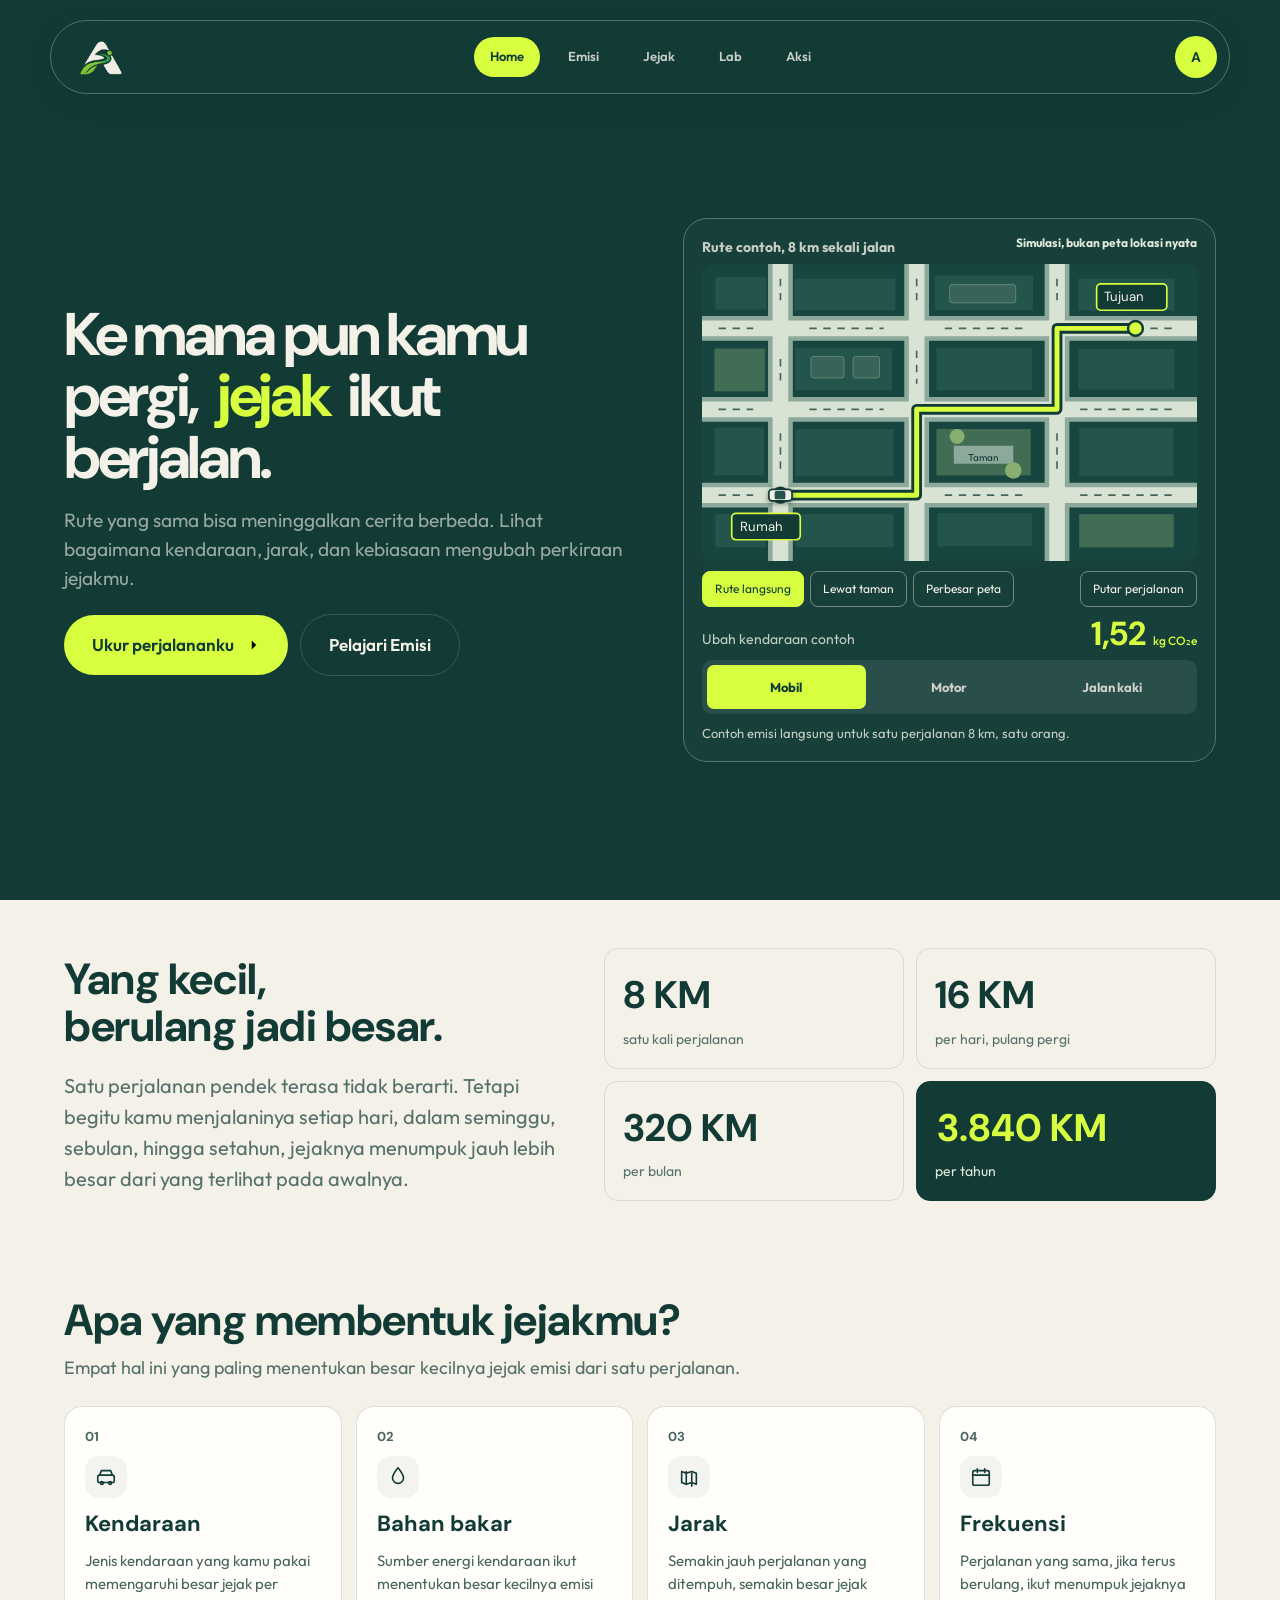
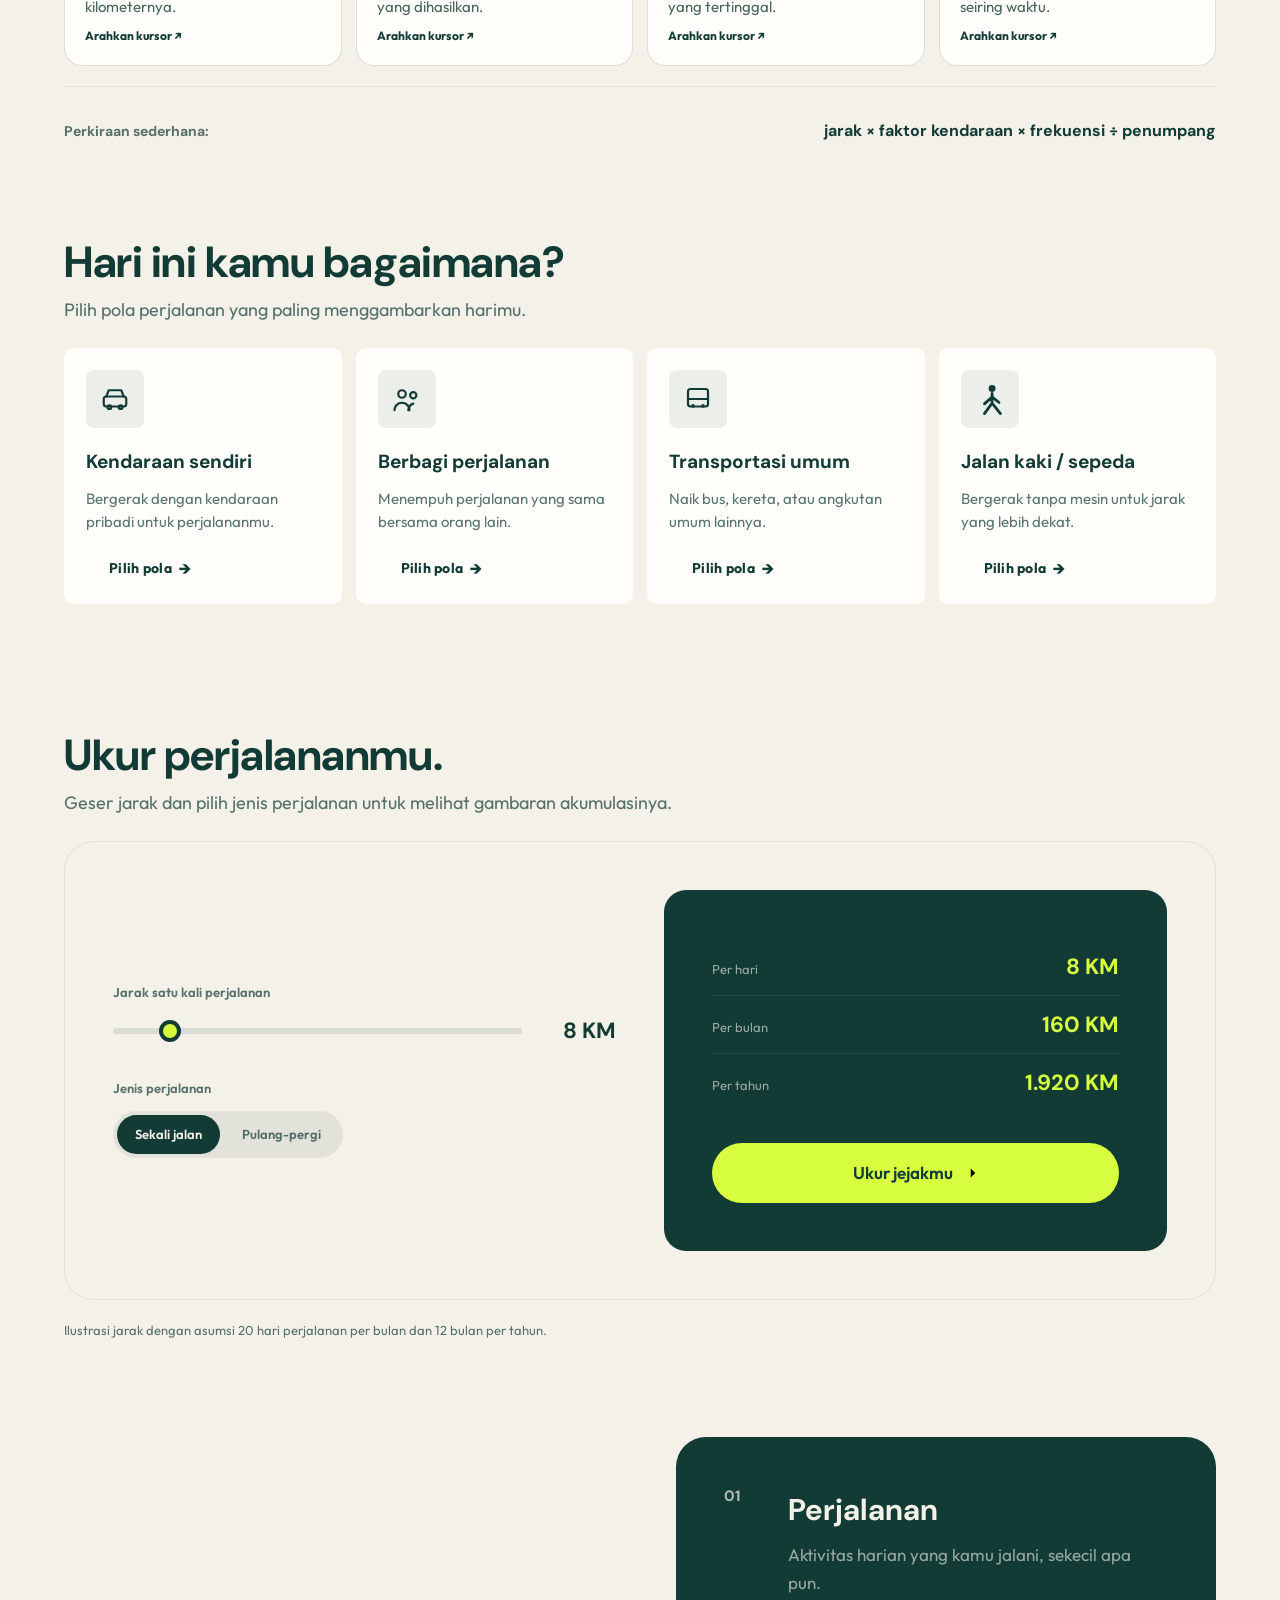
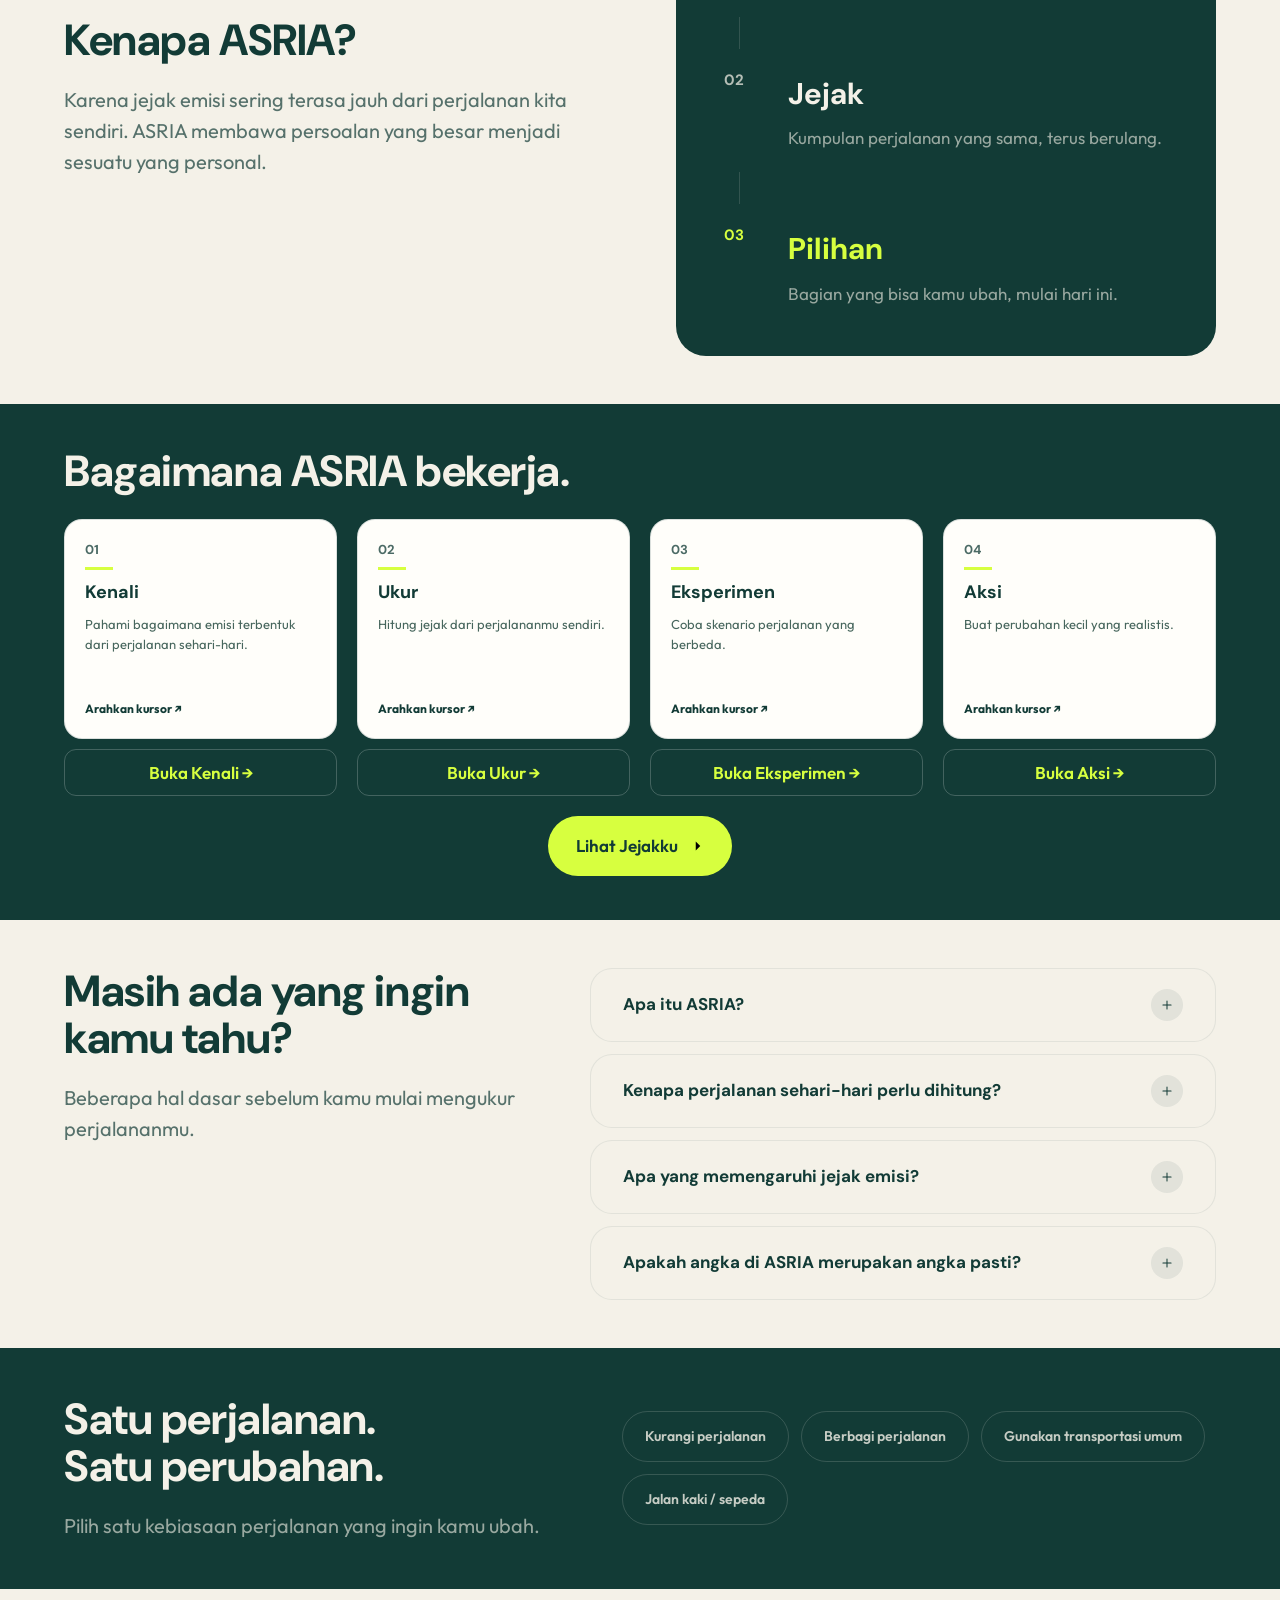
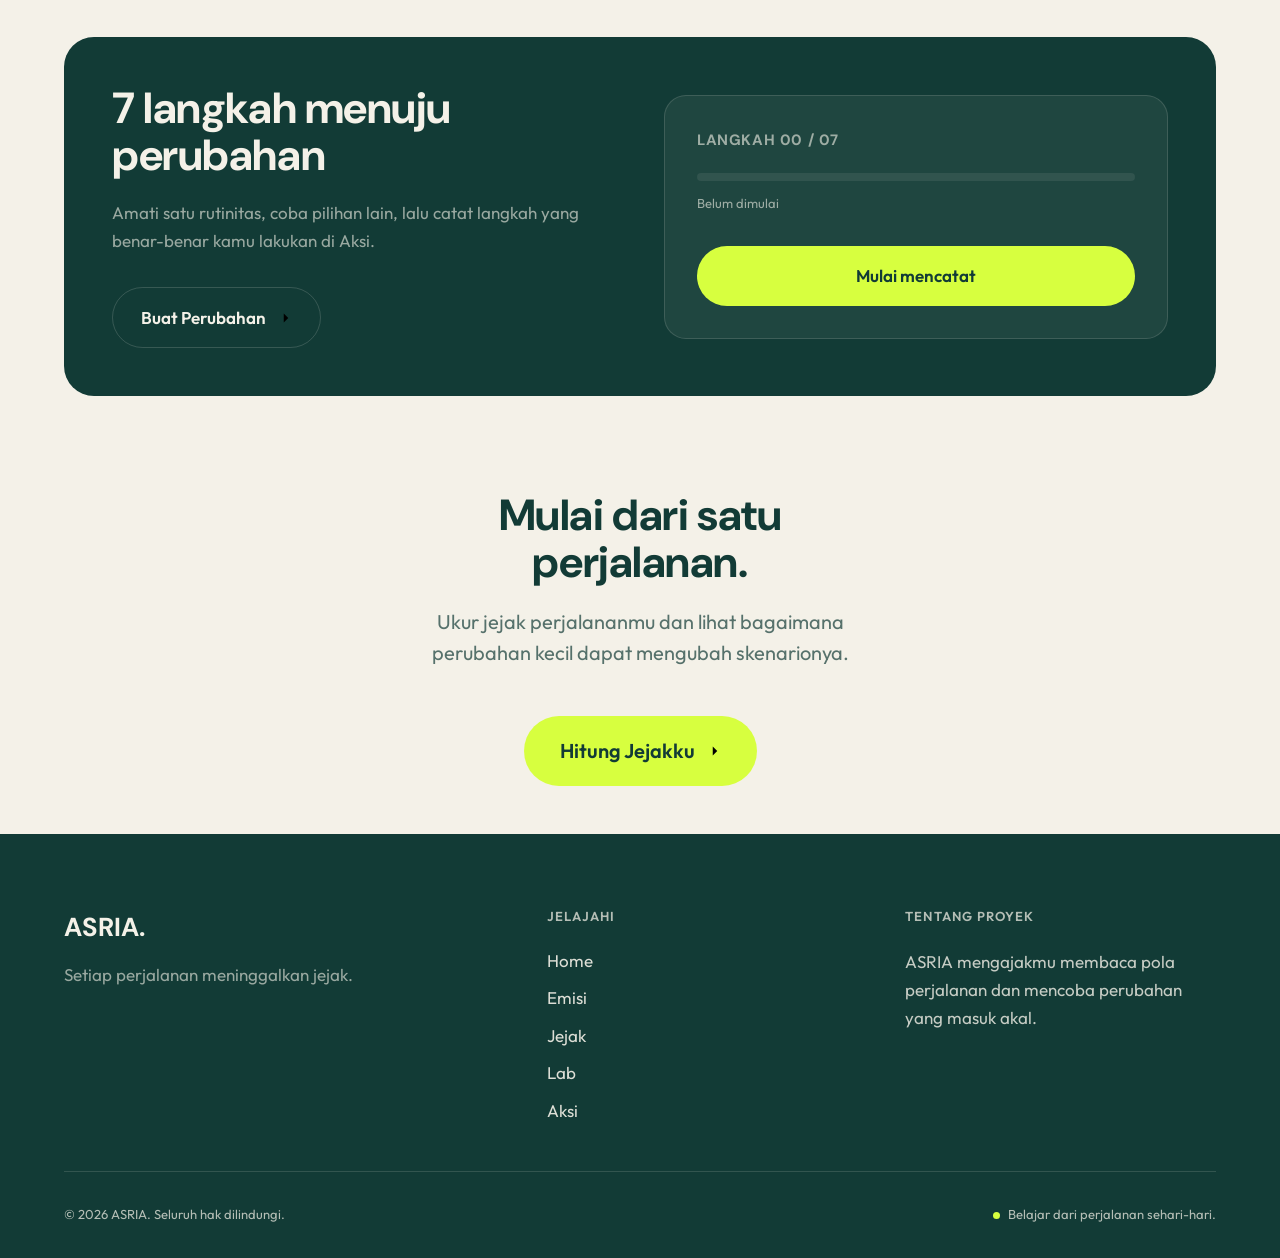
<file: index.html>
<!DOCTYPE html>
<html lang="id">
<head>
  <meta charset="UTF-8" />
  <meta name="viewport" content="width=device-width, initial-scale=1.0" />
  <title>ASRIA. | Setiap perjalanan meninggalkan jejak.</title>
  <meta name="description" content="ASRIA membantu kamu memahami, mengukur, dan mengubah jejak emisi dari perjalanan sehari-hari, dari kendaraan pribadi hingga transportasi umum." />
  <link rel="icon" type="image/png" href="./media/asria-logo-navbar.png">
  <link rel="stylesheet" href="./css/main.css" />
  <link rel="stylesheet" href="./css/refinements.css" />
</head>
<body data-page="home">
  <a class="skip-link" href="#main-content">Langsung ke konten</a>

  <header>
    <nav class="navbar" aria-label="Navigasi utama">
      <div class="navbar__inner">
        <a href="./index.html" class="navbar__logo" aria-label="ASRIA, halaman utama"><img src="./media/asria-logo-navbar.png" alt="" width="48" height="48" decoding="async"></a>

        <ul class="navbar__links">
          <li><a href="./index.html" class="navbar__link is-active" aria-current="page">Home</a></li>
          <li><a href="./pages/emisi.html" class="navbar__link">Emisi</a></li>
          <li><a href="./pages/jejak.html" class="navbar__link">Jejak</a></li>
          <li><a href="./pages/lab.html" class="navbar__link">Lab</a></li>
          <li><a href="./pages/aksi.html" class="navbar__link">Aksi</a></li>
        </ul>

        <div class="navbar__right">
          <div class="navbar__profile">
            <button
              class="navbar__avatar"
              type="button"
              aria-haspopup="true"
              aria-expanded="false"
              aria-label="Buka menu profil"
            >A</button>

            <div class="navbar__dropdown" role="menu">
              <a class="navbar__dropdown-item" role="menuitem" href="./pages/profile.html">
                <svg class="icon icon--sm" viewBox="0 0 24 24"><path d="M20 21a8 8 0 0 0-16 0"/><circle cx="12" cy="7" r="4"/></svg>
                Profile
              </a>
              <button class="navbar__dropdown-item" role="menuitem" type="button" data-action="logout">
                <svg class="icon icon--sm" viewBox="0 0 24 24"><path d="M15 3h4a2 2 0 0 1 2 2v14a2 2 0 0 1-2 2h-4"/><path d="M10 17l5-5-5-5"/><path d="M15 12H3"/></svg>
                Logout
              </button>
            </div>
          </div>

          <button class="navbar__burger" type="button" aria-label="Buka menu navigasi" aria-expanded="false" aria-controls="mobile-navigation">
            <svg viewBox="0 0 24 24" class="icon"><path d="M4 7h16"/><path d="M4 12h16"/><path d="M4 17h16"/></svg>
          </button>
        </div>
      </div>
    </nav>

    <nav class="navbar__mobile-menu" id="mobile-navigation" aria-hidden="true" aria-label="Navigasi mobile">
      <a href="./index.html" class="navbar__mobile-link">Home</a>
      <a href="./pages/emisi.html" class="navbar__mobile-link">Emisi</a>
      <a href="./pages/jejak.html" class="navbar__mobile-link">Jejak</a>
      <a href="./pages/lab.html" class="navbar__mobile-link">Lab</a>
      <a href="./pages/aksi.html" class="navbar__mobile-link">Aksi</a>
    </nav>
  </header>

  <main id="main-content">

    <section class="hero on-dark">
      <div class="container hero__inner">
        <div class="hero__content">
          <h1 class="hero__heading">
            Ke mana pun kamu pergi,<br />
            <span class="highlight--lime">jejak</span> ikut berjalan.
          </h1>

          <p class="hero__lead">
            Rute yang sama bisa meninggalkan cerita berbeda. Lihat bagaimana kendaraan,
            jarak, dan kebiasaan mengubah perkiraan jejakmu.
          </p>

          <div class="hero__ctas">
            <a href="./pages/jejak.html" class="btn btn--primary">
              Ukur perjalananku
              <svg viewBox="0 0 24 24"><path d="M5 12h14"/><path d="M13 6l6 6-6 6"/></svg>
            </a>
            <a href="./pages/emisi.html" class="btn btn--secondary">Pelajari Emisi</a>
          </div>
        </div>

        <div class="hero__visual">
          <div class="hero__visual-top"><span data-map-distance>Rute contoh, 8 km sekali jalan</span><span>Simulasi, bukan peta lokasi nyata</span></div>
          <div class="hero__map-wrap" data-hero-map tabindex="0" role="region" aria-label="Peta rute contoh. Saat diperbesar, geser peta atau gunakan tombol panah.">
            <svg xmlns="http://www.w3.org/2000/svg" class="hero__map" viewBox="0 0 600 360" aria-hidden="true">
              <rect width="600" height="360" fill="#174640"/>
              <path d="M16 16h62v39H16zM112 18h122v38H112zM282 14h119v42H282zM456 18h116v38H456zM16 101h61v53H16zM113 102h117v51H113zM284 102h116v51H284zM456 103h116v49H456zM15 198h60v58H15zM113 200h119v57H113zM285 200h113v56H285zM457 199h114v58H457zM16 303h61v40H16zM113 303h119v40H113zM285 302h115v40H285zM457 303h115v40H457z" fill="#24554c"/>
              <path d="M15 103h61v51H15zM284 200h114v56H284zM457 303h114v40H457z" fill="#416d55"/>
              <g aria-hidden="true">
                <rect class="map-building" x="132" y="112" width="40" height="26" rx="3"/>
                <rect class="map-building" x="183" y="112" width="32" height="26" rx="3"/>
                <rect class="map-building" x="300" y="25" width="80" height="22" rx="3"/>
                <path d="M305 220h72v22h-72z" fill="#8da99c"/>
                <circle cx="309" cy="209" r="9" fill="#88ae70"/>
                <circle cx="377" cy="250" r="10" fill="#88ae70"/>
                <text x="340" y="239" text-anchor="middle" fill="#123b36" font-size="12">Taman</text>
              </g>
              <path d="M0 78H600M0 176H600M0 280H600M95 0V360M260 0V360M430 0V360" fill="none" stroke="#8da99c" stroke-width="30"/>
              <path d="M0 78H600M0 176H600M0 280H600M95 0V360M260 0V360M430 0V360" fill="none" stroke="#d9e3d4" stroke-width="19"/>
              <path d="M20 78H62M130 78H220M294 78H393M458 78H570M20 176H62M130 176H220M294 176H393M458 176H570M20 280H62M130 280H220M294 280H393M458 280H570M95 18V48M95 115V145M95 205V250M260 18V48M260 105V145M260 210V250M430 18V48M430 110V145M430 205V250" fill="none" stroke="#45665c" stroke-width="2" stroke-dasharray="9 8"/>
              <path d="M95 280H260V176H430V78H525" class="hero__route-base" fill="none" stroke="#123b36" stroke-width="13" stroke-linecap="round" stroke-linejoin="round"/>
              <path class="hero__route-line" d="M95 280H260V176H430V78H525" fill="none" stroke="#d7ff3f" stroke-width="6" stroke-linecap="round" stroke-linejoin="round"/>
              <circle cx="95" cy="280" r="9" fill="#d7ff3f" stroke="#123b36" stroke-width="3"/>
              <circle cx="525" cy="78" r="9" fill="#d7ff3f" stroke="#123b36" stroke-width="3"/>
              <rect x="36" y="302" width="83" height="32" rx="5" fill="#123b36" stroke="#d7ff3f" stroke-width="2"/>
              <rect x="478" y="24" width="85" height="32" rx="5" fill="#123b36" stroke="#d7ff3f" stroke-width="2"/>
              <text x="46" y="323" fill="#f4f1e8" font-size="16" font-family="DM Sans, sans-serif">Rumah</text>
              <text x="487" y="45" fill="#f4f1e8" font-size="16" font-family="DM Sans, sans-serif">Tujuan</text>
              <g class="hero__map-mode hero__map-mode--car" transform="translate(269 176)">
                <rect x="-14" y="-7" width="28" height="14" rx="4" fill="#f4f1e8" stroke="#123b36" stroke-width="2"/>
                <rect x="-7" y="-5" width="13" height="10" rx="2" fill="#24554c"/>
              </g>
              <g class="hero__map-mode hero__map-mode--motorcycle" transform="translate(269 176)">
                <circle cx="-10" cy="5" r="4" fill="#123b36" stroke="#f4f1e8" stroke-width="2"/>
                <circle cx="10" cy="5" r="4" fill="#123b36" stroke="#f4f1e8" stroke-width="2"/>
                <path d="M-10 5h8l5-10 7 10M-2-5h8" fill="none" stroke="#f4f1e8" stroke-width="3"/>
              </g>
              <g class="hero__map-mode hero__map-mode--walking" transform="translate(269 176)">
                <circle cy="-11" r="4" fill="#f4f1e8"/>
                <path d="M0-6V6m0-7-8 6m8-6 7 5M0 6l-7 12M0 6l8 12" fill="none" stroke="#f4f1e8" stroke-width="3" stroke-linecap="round"/>
              </g>
            </svg>
          </div>

          <div class="map-controls" role="group" aria-label="Jelajahi rute contoh">
            <button type="button" data-map-route="short" aria-pressed="true">Rute langsung</button>
            <button type="button" data-map-route="long" aria-pressed="false">Lewat taman</button>
            <button type="button" data-map-zoom aria-pressed="false">Perbesar peta</button>
            <button type="button" data-map-play aria-pressed="false">Putar perjalanan</button>
          </div>
          <div class="hero__probe">
            <div class="hero__probe-intro"><span>Ubah kendaraan contoh</span><strong data-hero-value aria-live="polite">1,52 <small>kg CO₂e</small></strong></div>
            <div class="hero__modes" role="group" aria-label="Pilih kendaraan untuk contoh rute">
              <button type="button" data-hero-mode="car" aria-pressed="true">Mobil</button>
              <button type="button" data-hero-mode="motorcycle" aria-pressed="false">Motor</button>
              <button type="button" data-hero-mode="walking" aria-pressed="false">Jalan kaki</button>
            </div>
            <p data-hero-note>Contoh emisi langsung untuk satu perjalanan 8 km, satu orang.</p>
          </div>
        </div>
      </div>
    </section>

    <section class="section section--ivory story">
      <div class="container story__inner">
        <div class="story__copy" data-reveal>
          <h2>Yang kecil,<br />berulang jadi besar.</h2>
          <p class="text-lead">
            Satu perjalanan pendek terasa tidak berarti. Tetapi begitu kamu menjalaninya
            setiap hari, dalam seminggu, sebulan, hingga setahun, jejaknya menumpuk jauh
            lebih besar dari yang terlihat pada awalnya.
          </p>
        </div>

        <div class="story__chain" data-reveal>
          <div class="story__step">
            <span class="story__step-value">8 KM</span>
            <span class="story__step-label">satu kali perjalanan</span>
          </div>
          <div class="story__connector"></div>
          <div class="story__step">
            <span class="story__step-value">16 KM</span>
            <span class="story__step-label">per hari, pulang pergi</span>
          </div>
          <div class="story__connector"></div>
          <div class="story__step">
            <span class="story__step-value">320 KM</span>
            <span class="story__step-label">per bulan</span>
          </div>
          <div class="story__connector"></div>
          <div class="story__step">
            <span class="story__step-value highlight--lime">3.840 KM</span>
            <span class="story__step-label">per tahun</span>
          </div>
        </div>
      </div>
    </section>

    <section class="section section--ivory" aria-labelledby="footprint-heading">
      <div class="container">
        <div class="section-head">
          <h2 id="footprint-heading" class="section-head__title">Apa yang membentuk jejakmu?</h2>
          <p class="text-lead">Empat hal ini yang paling menentukan besar kecilnya jejak emisi dari satu perjalanan.</p>
        </div>

        <div class="footprint__grid">
          <article class="card flip-card">
            <button class="flip-card__toggle" type="button" aria-expanded="false" aria-label="Lihat contoh kendaraan">
              <span class="flip-card__inner"><span class="flip-card__face flip-card__front">
            <span class="card__index" aria-hidden="true">01</span>
            <span class="card__icon">
              <svg class="icon icon--md" viewBox="0 0 24 24"><rect x="3" y="10" width="18" height="8" rx="2"/><path d="M5 10l2-5h10l2 5"/><circle cx="7.5" cy="18.5" r="1.5"/><circle cx="16.5" cy="18.5" r="1.5"/></svg>
            </span>
            <span class="card__title">Kendaraan</span>
            <span class="card__desc">Jenis kendaraan yang kamu pakai memengaruhi besar jejak per kilometernya.</span>
          <span class="flip-card__hint">Lihat contoh ↗</span></span>
              <span class="flip-card__face flip-card__back" aria-hidden="true"><strong>Kendaraan</strong><span>Mobil, motor, bus, dan sepeda memiliki kebutuhan energi yang berbeda untuk rute yang sama.</span><span class="flip-card__hint">Kembali ↶</span></span></span>
            </button>
          </article>

          <article class="card flip-card">
            <button class="flip-card__toggle" type="button" aria-expanded="false" aria-label="Lihat contoh bahan bakar">
              <span class="flip-card__inner"><span class="flip-card__face flip-card__front">
            <span class="card__index" aria-hidden="true">02</span>
            <span class="card__icon">
              <svg class="icon icon--md" viewBox="0 0 24 24"><path d="M12 2c4 5 6 8 6 11a6 6 0 1 1-12 0c0-3 2-6 6-11z"/></svg>
            </span>
            <span class="card__title">Bahan bakar</span>
            <span class="card__desc">Sumber energi kendaraan ikut menentukan besar kecilnya emisi yang dihasilkan.</span>
          <span class="flip-card__hint">Lihat contoh ↗</span></span>
              <span class="flip-card__face flip-card__back" aria-hidden="true"><strong>Bahan bakar</strong><span>Bensin, solar, dan listrik berasal dari sumber energi yang berbeda. Kenali sumbernya di halaman Emisi.</span><span class="flip-card__hint">Kembali ↶</span></span></span>
            </button>
          </article>

          <article class="card flip-card">
            <button class="flip-card__toggle" type="button" aria-expanded="false" aria-label="Lihat contoh jarak">
              <span class="flip-card__inner"><span class="flip-card__face flip-card__front">
            <span class="card__index" aria-hidden="true">03</span>
            <span class="card__icon">
              <svg class="icon icon--md" viewBox="0 0 24 24"><path d="M9 20l-5-2V6l5 2 6-2 5 2v12l-5-2-6 2z"/><path d="M9 6v14"/><path d="M15 8v14"/></svg>
            </span>
            <span class="card__title">Jarak</span>
            <span class="card__desc">Semakin jauh perjalanan yang ditempuh, semakin besar jejak yang tertinggal.</span>
          <span class="flip-card__hint">Lihat contoh ↗</span></span>
              <span class="flip-card__face flip-card__back" aria-hidden="true"><strong>Jarak</strong><span>Delapan kilometer sekali jalan menjadi enam belas kilometer ketika kamu pulang melalui rute yang sama.</span><span class="flip-card__hint">Kembali ↶</span></span></span>
            </button>
          </article>

          <article class="card flip-card">
            <button class="flip-card__toggle" type="button" aria-expanded="false" aria-label="Lihat contoh frekuensi">
              <span class="flip-card__inner"><span class="flip-card__face flip-card__front">
            <span class="card__index" aria-hidden="true">04</span>
            <span class="card__icon">
              <svg class="icon icon--md" viewBox="0 0 24 24"><rect x="3" y="5" width="18" height="16" rx="2"/><path d="M16 3v4"/><path d="M8 3v4"/><path d="M3 10h18"/></svg>
            </span>
            <span class="card__title">Frekuensi</span>
            <span class="card__desc">Perjalanan yang sama, jika terus berulang, ikut menumpuk jejaknya seiring waktu.</span>
          <span class="flip-card__hint">Lihat contoh ↗</span></span>
              <span class="flip-card__face flip-card__back" aria-hidden="true"><strong>Frekuensi</strong><span>Perjalanan 16 km selama 20 hari berarti 320 km dalam sebulan. Ini contoh pola, bukan data perjalananmu.</span><span class="flip-card__hint">Kembali ↶</span></span></span>
            </button>
          </article>
        </div>

        <div class="footprint__formula" data-reveal>
          <span>Perkiraan sederhana:</span>
          <strong>jarak × faktor kendaraan × frekuensi ÷ penumpang</strong>
        </div>
      </div>
    </section>

    <section class="section section--ivory" aria-labelledby="reflect-heading">
      <div class="container">
        <div class="section-head">
          <h2 id="reflect-heading" class="section-head__title">Hari ini kamu bagaimana?</h2>
          <p class="text-lead">Pilih pola perjalanan yang paling menggambarkan harimu.</p>
        </div>

        <div class="reflect__grid" role="group" aria-label="Pilih pola perjalanan hari ini">
          <button class="card card--select" type="button" data-pattern="sendiri" aria-pressed="false">
            <span class="card__icon">
              <svg class="icon icon--md" viewBox="0 0 24 24"><rect x="3" y="10" width="18" height="8" rx="2"/><path d="M5 10l2-5h10l2 5"/><circle cx="7.5" cy="18.5" r="1.5"/><circle cx="16.5" cy="18.5" r="1.5"/></svg>
            </span>
            <span class="card__title">Kendaraan sendiri</span>
            <span class="card__desc">Bergerak dengan kendaraan pribadi untuk perjalananmu.</span>
            <span class="card__meta">
              <svg class="icon" viewBox="0 0 24 24"><path d="M20 6L9 17l-5-5"/></svg>
              <span data-select-label>Pilih pola</span>
            </span>
          </button>

          <button class="card card--select" type="button" data-pattern="bersama" aria-pressed="false">
            <span class="card__icon">
              <svg class="icon icon--md" viewBox="0 0 24 24"><circle cx="8" cy="8" r="3"/><circle cx="17" cy="9" r="2.5"/><path d="M2 21c0-3.5 2.7-6 6-6s6 2.5 6 6"/><path d="M13 21c.3-2.6 1.8-4.6 4-5.3"/></svg>
            </span>
            <span class="card__title">Berbagi perjalanan</span>
            <span class="card__desc">Menempuh perjalanan yang sama bersama orang lain.</span>
            <span class="card__meta">
              <svg class="icon" viewBox="0 0 24 24"><path d="M20 6L9 17l-5-5"/></svg>
              <span data-select-label>Pilih pola</span>
            </span>
          </button>

          <button class="card card--select" type="button" data-pattern="umum" aria-pressed="false">
            <span class="card__icon">
              <svg class="icon icon--md" viewBox="0 0 24 24"><rect x="4" y="4" width="16" height="14" rx="2"/><path d="M4 12h16"/><circle cx="8" cy="17.5" r="0.6"/><circle cx="16" cy="17.5" r="0.6"/></svg>
            </span>
            <span class="card__title">Transportasi umum</span>
            <span class="card__desc">Naik bus, kereta, atau angkutan umum lainnya.</span>
            <span class="card__meta">
              <svg class="icon" viewBox="0 0 24 24"><path d="M20 6L9 17l-5-5"/></svg>
              <span data-select-label>Pilih pola</span>
            </span>
          </button>

          <button class="card card--select" type="button" data-pattern="jalan" aria-pressed="false">
            <span class="card__icon">
              <svg class="icon icon--md icon--travel-active" viewBox="0 0 72 48" aria-hidden="true"><circle cx="39" cy="9" r="5" fill="currentColor" stroke="none"/><path d="M39 16v14m0-9-11 10m11-10 10 8M39 30 28 45m11-15 12 15" fill="none" stroke="currentColor" stroke-width="4" stroke-linecap="round" stroke-linejoin="round"/></svg>
            </span>
            <span class="card__title">Jalan kaki / sepeda</span>
            <span class="card__desc">Bergerak tanpa mesin untuk jarak yang lebih dekat.</span>
            <span class="card__meta">
              <svg class="icon" viewBox="0 0 24 24"><path d="M20 6L9 17l-5-5"/></svg>
              <span data-select-label>Pilih pola</span>
            </span>
          </button>
        </div>

        <div class="reflect__response" data-pattern-response>
          <div class="reflect__response-text">
            <span class="reflect__response-label">Hari ini adalah awal yang baik</span>
            <p data-pattern-response-text>Sekarang lihat seperti apa jejak perjalananmu.</p>
          </div>
          <a href="./pages/jejak.html" class="btn btn--primary">
            Hitung Jejakku
            <svg viewBox="0 0 24 24"><path d="M5 12h14"/><path d="M13 6l6 6-6 6"/></svg>
          </a>
        </div>
      </div>
    </section>

    <section class="section section--ivory" aria-labelledby="calc-heading">
      <div class="container">
        <div class="section-head">
          <h2 id="calc-heading" class="section-head__title">Ukur perjalananmu.</h2>
          <p class="text-lead">Geser jarak dan pilih jenis perjalanan untuk melihat gambaran akumulasinya.</p>
        </div>

        <div class="calc">
          <div>
            <label class="calc__field-label" for="calc-distance">Jarak satu kali perjalanan</label>
            <div class="calc__row">
              <input type="range" min="1" max="60" value="8" class="calc__input" id="calc-distance" aria-describedby="calc-distance-value" />
              <span class="calc__value" id="calc-distance-value">8 KM</span>
            </div>

            <span class="calc__field-label">Jenis perjalanan</span>
            <div class="calc__toggle" role="group" aria-label="Jenis perjalanan">
              <button type="button" class="calc__toggle-btn is-active" data-trip="one-way" aria-pressed="true">Sekali jalan</button>
              <button type="button" class="calc__toggle-btn" data-trip="round" aria-pressed="false">Pulang-pergi</button>
            </div>
          </div>

          <div class="calc__result">
            <div class="calc__result-row">
              <span class="calc__result-label">Per hari</span>
              <span class="calc__result-value" data-result="day">8 KM</span>
            </div>
            <div class="calc__result-row">
              <span class="calc__result-label">Per bulan</span>
              <span class="calc__result-value" data-result="month">160 KM</span>
            </div>
            <div class="calc__result-row">
              <span class="calc__result-label">Per tahun</span>
              <span class="calc__result-value" data-result="year">1.920 KM</span>
            </div>
            <a href="./pages/jejak.html" class="btn btn--primary btn--block calc__cta">
              Ukur jejakmu
              <svg viewBox="0 0 24 24"><path d="M5 12h14"/><path d="M13 6l6 6-6 6"/></svg>
            </a>
          </div>
        </div>

        <p class="text-small text-faint mt-md">
          Ilustrasi jarak dengan asumsi 20 hari perjalanan per bulan dan 12 bulan per tahun.
        </p>
      </div>
    </section>

    <section class="section section--ivory why" aria-labelledby="why-heading">
      <div class="container why__grid">
        <div data-reveal>
          <h2 id="why-heading">Kenapa ASRIA?</h2>
          <p class="text-lead why__lead">
            Karena jejak emisi sering terasa jauh dari perjalanan kita sendiri. ASRIA membawa
            persoalan yang besar menjadi sesuatu yang personal.
          </p>
        </div>

        <div class="why__flow" data-reveal>
          <article class="why__flow-step">
            <span class="why__flow-index" aria-hidden="true">01</span>
            <div>
              <p class="why__flow-title">Perjalanan</p>
              <p class="why__flow-desc">Aktivitas harian yang kamu jalani, sekecil apa pun.</p>
            </div>
          </article>

          <div class="why__flow-line"></div>

          <article class="why__flow-step">
            <span class="why__flow-index" aria-hidden="true">02</span>
            <div>
              <p class="why__flow-title">Jejak</p>
              <p class="why__flow-desc">Kumpulan perjalanan yang sama, terus berulang.</p>
            </div>
          </article>

          <div class="why__flow-line"></div>

          <article class="why__flow-step why__flow-step--active">
            <span class="why__flow-index" aria-hidden="true">03</span>
            <div>
              <p class="why__flow-title">Pilihan</p>
              <p class="why__flow-desc">Bagian yang bisa kamu ubah, mulai hari ini.</p>
            </div>
          </article>
        </div>
      </div>
    </section>

    <section class="section section--dark on-dark" aria-labelledby="how-heading">
      <div class="container">
        <div class="section-head">
          <h2 id="how-heading" class="section-head__title">Bagaimana ASRIA bekerja.</h2>
        </div>

        <div class="journey__path">
          <article class="journey__step flip-card">
            <button type="button" class="flip-card__toggle" aria-expanded="false" aria-label="Lihat langkah kenali"><span class="flip-card__inner">
              <span class="flip-card__face flip-card__front">
            <span class="journey__step-index">01</span>
            <span class="journey__step-title">Kenali</span>
            <span class="journey__step-desc">Pahami bagaimana emisi terbentuk dari perjalanan sehari-hari.</span>
          <span class="flip-card__hint">Jelajahi langkah ↗</span></span>
              <span class="flip-card__face flip-card__back" aria-hidden="true"><strong>Kenali</strong><span>Kenali sumber emisi melalui bagian kendaraan.</span><span class="flip-card__hint">Kembali ↶</span></span>
            </span></button><a class="journey__open" href="./pages/emisi.html">Buka Kenali →</a>
          </article>
          <article class="journey__step flip-card">
            <button type="button" class="flip-card__toggle" aria-expanded="false" aria-label="Lihat langkah ukur"><span class="flip-card__inner">
              <span class="flip-card__face flip-card__front">
            <span class="journey__step-index">02</span>
            <span class="journey__step-title">Ukur</span>
            <span class="journey__step-desc">Hitung jejak dari perjalananmu sendiri.</span>
          <span class="flip-card__hint">Jelajahi langkah ↗</span></span>
              <span class="flip-card__face flip-card__back" aria-hidden="true"><strong>Ukur</strong><span>Pilih kendaraan, jarak, frekuensi, dan penumpang.</span><span class="flip-card__hint">Kembali ↶</span></span>
            </span></button><a class="journey__open" href="./pages/jejak.html">Buka Ukur →</a>
          </article>
          <article class="journey__step flip-card">
            <button type="button" class="flip-card__toggle" aria-expanded="false" aria-label="Lihat langkah eksperimen"><span class="flip-card__inner">
              <span class="flip-card__face flip-card__front">
            <span class="journey__step-index">03</span>
            <span class="journey__step-title">Eksperimen</span>
            <span class="journey__step-desc">Coba skenario perjalanan yang berbeda.</span>
          <span class="flip-card__hint">Jelajahi langkah ↗</span></span>
              <span class="flip-card__face flip-card__back" aria-hidden="true"><strong>Eksperimen</strong><span>Bandingkan pilihan dan lihat bagaimana jejak berubah.</span><span class="flip-card__hint">Kembali ↶</span></span>
            </span></button><a class="journey__open" href="./pages/lab.html">Buka Eksperimen →</a>
          </article>
          <article class="journey__step flip-card">
            <button type="button" class="flip-card__toggle" aria-expanded="false" aria-label="Lihat langkah aksi"><span class="flip-card__inner">
              <span class="flip-card__face flip-card__front">
            <span class="journey__step-index">04</span>
            <span class="journey__step-title">Aksi</span>
            <span class="journey__step-desc">Buat perubahan kecil yang realistis.</span>
          <span class="flip-card__hint">Jelajahi langkah ↗</span></span>
              <span class="flip-card__face flip-card__back" aria-hidden="true"><strong>Aksi</strong><span>Pilih langkah kecil, lalu catat saat sudah kamu coba.</span><span class="flip-card__hint">Kembali ↶</span></span>
            </span></button><a class="journey__open" href="./pages/aksi.html">Buka Aksi →</a>
          </article>
        </div>

        <div class="journey__cta">
          <a href="./pages/jejak.html" class="btn btn--primary">
            Lihat Jejakku
            <svg viewBox="0 0 24 24"><path d="M5 12h14"/><path d="M13 6l6 6-6 6"/></svg>
          </a>
        </div>
      </div>
    </section>

    <section class="section section--ivory" aria-labelledby="faq-heading">
      <div class="container faq__grid">
        <div class="faq__head" data-reveal>
          <h2 id="faq-heading">Masih ada yang ingin kamu tahu?</h2>
          <p class="text-lead">Beberapa hal dasar sebelum kamu mulai mengukur perjalananmu.</p>
        </div>

        <div class="faq__list">
          <article class="faq__item">
            <button class="faq__question" type="button" aria-expanded="false">
              Apa itu ASRIA?
              <span class="faq__icon">
                <svg class="icon icon--plus" viewBox="0 0 24 24"><path d="M12 5v14"/><path d="M5 12h14"/></svg>
                <svg class="icon icon--minus" viewBox="0 0 24 24"><path d="M5 12h14"/></svg>
              </span>
            </button>
            <div class="faq__answer">
              <div class="faq__answer-inner">
                <p>ASRIA adalah pengalaman digital untuk membantu pengguna memahami hubungan antara perjalanan sehari-hari, kendaraan, jarak, dan jejak emisi.</p>
              </div>
            </div>
          </article>

          <article class="faq__item">
            <button class="faq__question" type="button" aria-expanded="false">
              Kenapa perjalanan sehari-hari perlu dihitung?
              <span class="faq__icon">
                <svg class="icon icon--plus" viewBox="0 0 24 24"><path d="M12 5v14"/><path d="M5 12h14"/></svg>
                <svg class="icon icon--minus" viewBox="0 0 24 24"><path d="M5 12h14"/></svg>
              </span>
            </button>
            <div class="faq__answer">
              <div class="faq__answer-inner">
                <p>Karena perjalanan yang terlihat kecil dapat terakumulasi ketika terjadi berulang kali.</p>
              </div>
            </div>
          </article>

          <article class="faq__item">
            <button class="faq__question" type="button" aria-expanded="false">
              Apa yang memengaruhi jejak emisi?
              <span class="faq__icon">
                <svg class="icon icon--plus" viewBox="0 0 24 24"><path d="M12 5v14"/><path d="M5 12h14"/></svg>
                <svg class="icon icon--minus" viewBox="0 0 24 24"><path d="M5 12h14"/></svg>
              </span>
            </button>
            <div class="faq__answer">
              <div class="faq__answer-inner">
                <p>Jarak, frekuensi perjalanan, jenis kendaraan, bahan bakar, dan pola perjalanan dapat memengaruhi estimasi jejak emisi.</p>
              </div>
            </div>
          </article>

          <article class="faq__item">
            <button class="faq__question" type="button" aria-expanded="false">
              Apakah angka di ASRIA merupakan angka pasti?
              <span class="faq__icon">
                <svg class="icon icon--plus" viewBox="0 0 24 24"><path d="M12 5v14"/><path d="M5 12h14"/></svg>
                <svg class="icon icon--minus" viewBox="0 0 24 24"><path d="M5 12h14"/></svg>
              </span>
            </button>
            <div class="faq__answer">
              <div class="faq__answer-inner">
                <p>Tidak. Kalkulator ASRIA menggunakan faktor contoh untuk edukasi. Penjelasan rumus dan batasannya tersedia melalui tombol “Lihat Cara Menghitung” di halaman Jejak.</p>
              </div>
            </div>
          </article>
        </div>
      </div>
    </section>

    <section class="section section--dark on-dark" aria-labelledby="pulse-heading">
      <div class="container pulse">
        <div data-reveal>
          <h2 id="pulse-heading">Satu perjalanan.<br />Satu perubahan.</h2>
          <p class="text-lead pulse__lead">Pilih satu kebiasaan perjalanan yang ingin kamu ubah.</p>
        </div>

        <div data-reveal>
          <div class="pulse__options" role="group" aria-label="Pilih satu perubahan">
            <button class="pulse__option" type="button" data-pulse="kurangi" aria-pressed="false">Kurangi perjalanan</button>
            <button class="pulse__option" type="button" data-pulse="berbagi" aria-pressed="false">Berbagi perjalanan</button>
            <button class="pulse__option" type="button" data-pulse="umum" aria-pressed="false">Gunakan transportasi umum</button>
            <button class="pulse__option" type="button" data-pulse="jalan" aria-pressed="false">Jalan kaki / sepeda</button>
          </div>
          <p class="pulse__feedback" data-pulse-feedback></p>
        </div>
      </div>
    </section>

    <section class="section section--ivory" aria-labelledby="challenge-heading">
      <div class="container">
        <div class="challenge on-dark">
          <div data-reveal>
            <h2 id="challenge-heading">7 langkah menuju perubahan</h2>
            <p class="challenge__desc">
              Amati satu rutinitas, coba pilihan lain, lalu catat langkah yang benar-benar kamu lakukan di Aksi.
            </p>
            <a href="./pages/aksi.html" class="btn btn--secondary">
              Buat Perubahan
              <svg viewBox="0 0 24 24"><path d="M5 12h14"/><path d="M13 6l6 6-6 6"/></svg>
            </a>
          </div>

          <div class="challenge__card" data-reveal>
            <p class="challenge__label" data-challenge-label>LANGKAH 00 / 07</p>
            <div class="challenge__progress-track">
              <div class="challenge__progress-bar" data-challenge-bar></div>
            </div>
            <p class="challenge__status" data-challenge-status>Belum dimulai</p>
            <button class="btn btn--primary btn--block" type="button" data-challenge-start>Mulai mencatat</button>
          </div>
        </div>
      </div>
    </section>

    <section class="section final-cta section--ivory" aria-labelledby="final-cta-heading">
      <div class="container final-cta__inner">
        <h2 id="final-cta-heading">Mulai dari satu perjalanan.</h2>
        <p class="text-lead final-cta__lead">
          Ukur jejak perjalananmu dan lihat bagaimana perubahan kecil dapat mengubah skenarionya.
        </p>
        <a href="./pages/jejak.html" class="btn btn--primary">
          Hitung Jejakku
          <svg viewBox="0 0 24 24"><path d="M5 12h14"/><path d="M13 6l6 6-6 6"/></svg>
        </a>
      </div>
    </section>

  </main>

  <footer class="footer">
    <div class="container">
      <div class="footer__top">
        <div>
          <p class="footer__brand-logo">ASRIA.</p>
          <p class="footer__tagline">Setiap perjalanan meninggalkan jejak.</p>
        </div>

        <nav aria-label="Navigasi footer">
          <p class="footer__heading">Jelajahi</p>
          <ul class="footer__list">
            <li><a href="./index.html" class="footer__link">Home</a></li>
            <li><a href="./pages/emisi.html" class="footer__link">Emisi</a></li>
            <li><a href="./pages/jejak.html" class="footer__link">Jejak</a></li>
            <li><a href="./pages/lab.html" class="footer__link">Lab</a></li>
            <li><a href="./pages/aksi.html" class="footer__link">Aksi</a></li>
          </ul>
        </nav>

        <div class="footer__about">
          <p class="footer__heading">Tentang proyek</p>
          <p>ASRIA mengajakmu membaca pola perjalanan dan mencoba perubahan yang masuk akal.</p>
        </div>
      </div>

      <div class="footer__bottom">
        <p class="footer__copyright">&copy; 2026 ASRIA. Seluruh hak dilindungi.</p>
        <span class="footer__status">Belajar dari perjalanan sehari-hari.</span>
      </div>
    </div>
  </footer>

  <script type="module" src="./js/main.js"></script>
</body>
</html>
</file>
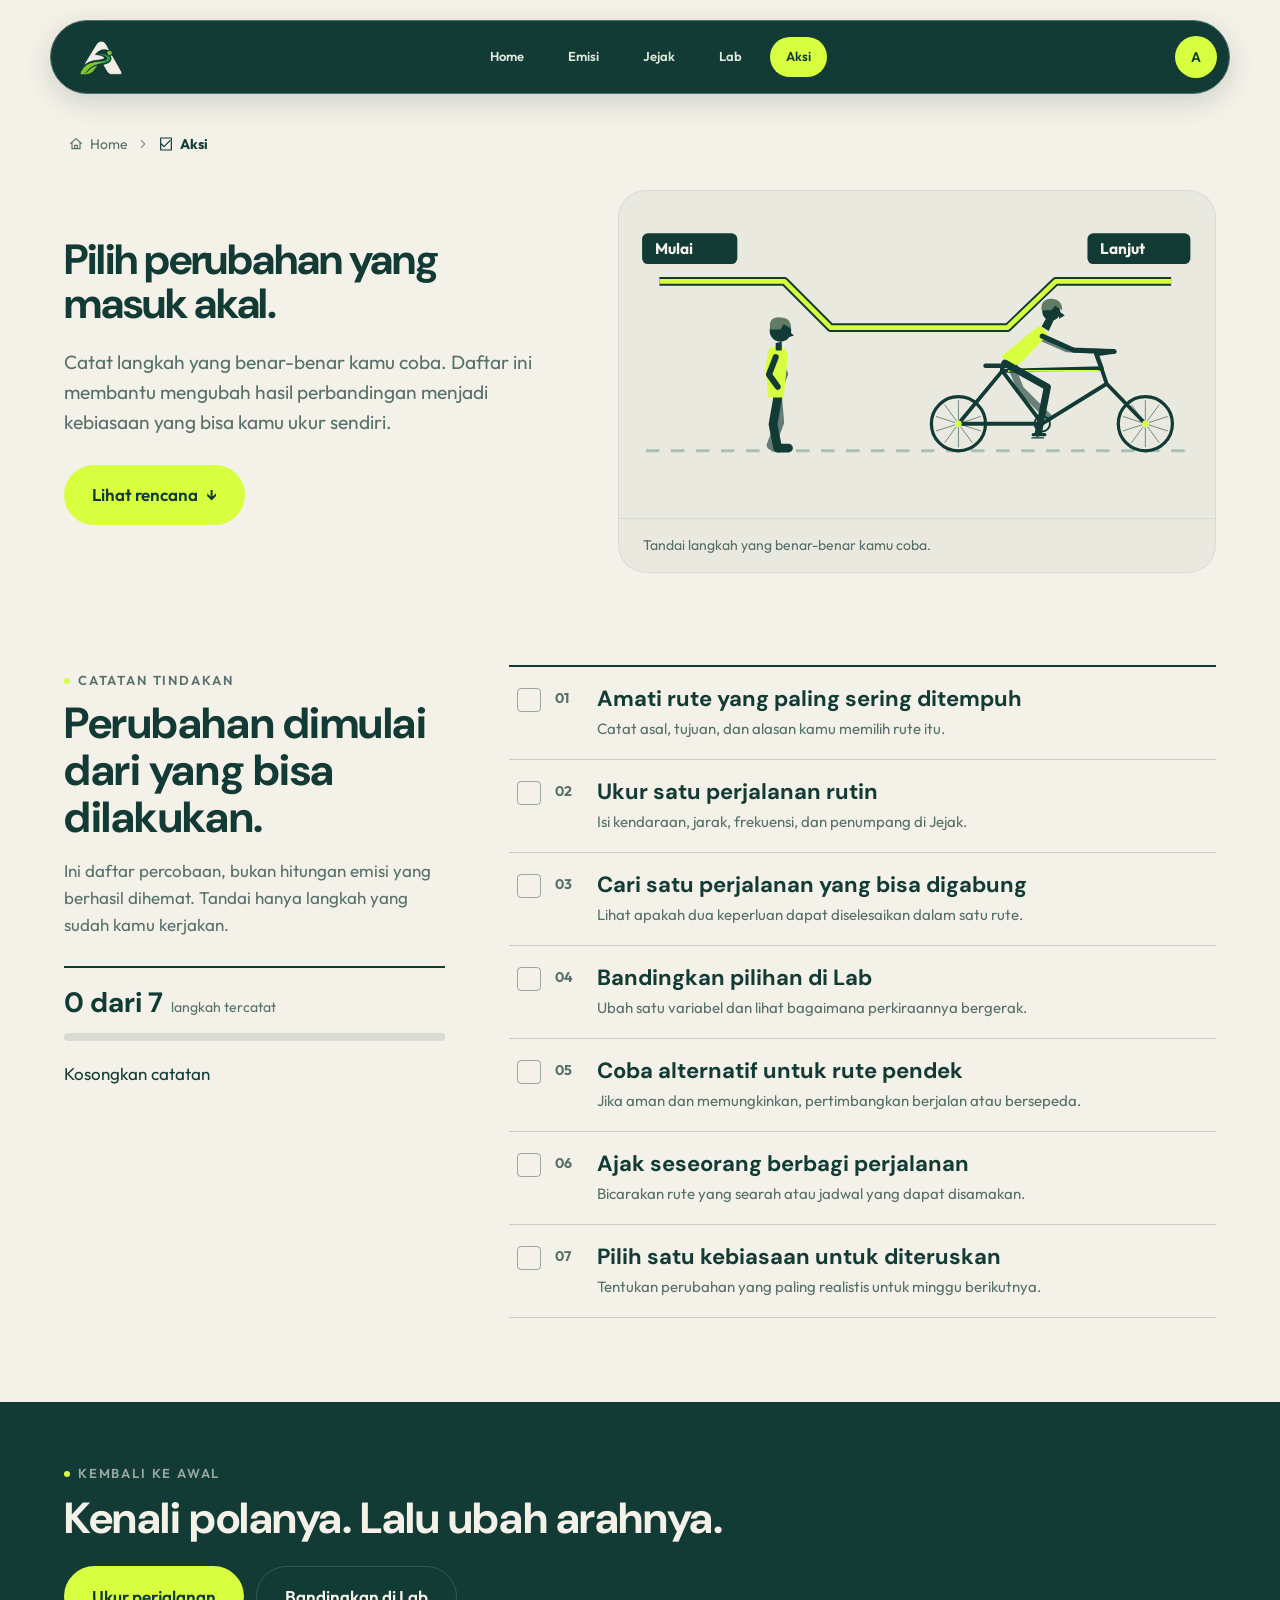
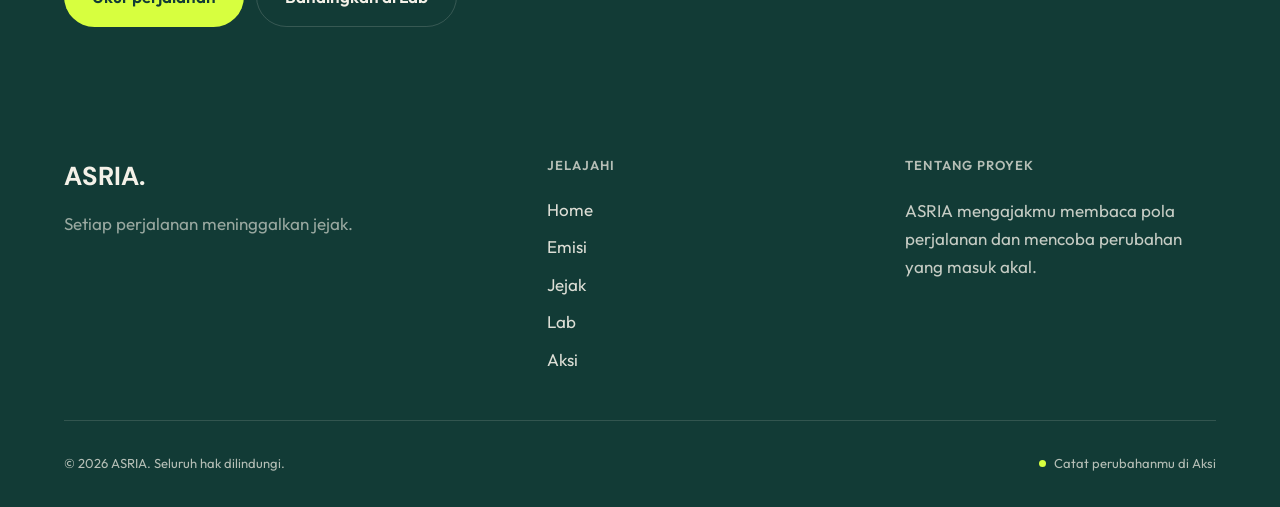
<file: pages/aksi.html>
<!DOCTYPE html>
<html lang="id">
<head>
  <meta charset="UTF-8" />
  <meta name="viewport" content="width=device-width, initial-scale=1.0" />
  <title>ASRIA. | Aksi</title>
  <meta name="description" content="Halaman Aksi ASRIA. Bagian dari alur Tahu, Paham, Ukur, Coba, Ubah." />
  <link rel="icon" type="image/png" href="../media/asria-logo-navbar.png">
  <link rel="stylesheet" href="../css/main.css" />
  <link rel="stylesheet" href="../css/pages/aksi.css" />
  <link rel="stylesheet" href="../css/components/vehicle-art.css" />
  <link rel="stylesheet" href="../css/pages/journey-hero.css" />
  <link rel="stylesheet" href="../css/refinements.css" />
</head>
<body data-page="aksi">
  <a class="skip-link" href="#main-content">Langsung ke konten</a>

  <header>
    <nav class="navbar" aria-label="Navigasi utama">
      <div class="navbar__inner">
        <a href="../index.html" class="navbar__logo" aria-label="ASRIA, halaman utama"><img src="../media/asria-logo-navbar.png" alt="" width="48" height="48" decoding="async"></a>

        <ul class="navbar__links">
          <li><a href="../index.html" class="navbar__link">Home</a></li>
          <li><a href="../pages/emisi.html" class="navbar__link">Emisi</a></li>
          <li><a href="../pages/jejak.html" class="navbar__link">Jejak</a></li>
          <li><a href="../pages/lab.html" class="navbar__link">Lab</a></li>
          <li><a href="../pages/aksi.html" class="navbar__link is-active" aria-current="page">Aksi</a></li>
        </ul>

        <div class="navbar__right">
          <div class="navbar__profile">
            <button
              class="navbar__avatar"
              type="button"
              aria-haspopup="true"
              aria-expanded="false"
              aria-label="Buka menu profil"
            >A</button>

            <div class="navbar__dropdown" role="menu">
              <a class="navbar__dropdown-item" role="menuitem" href="../pages/profile.html">
                <svg class="icon icon--sm" viewBox="0 0 24 24"><path d="M20 21a8 8 0 0 0-16 0"/><circle cx="12" cy="7" r="4"/></svg>
                Profile
              </a>
              <button class="navbar__dropdown-item" role="menuitem" type="button" data-action="logout">
                <svg class="icon icon--sm" viewBox="0 0 24 24"><path d="M15 3h4a2 2 0 0 1 2 2v14a2 2 0 0 1-2 2h-4"/><path d="M10 17l5-5-5-5"/><path d="M15 12H3"/></svg>
                Logout
              </button>
            </div>
          </div>

          <button class="navbar__burger" type="button" aria-label="Buka menu navigasi" aria-expanded="false" aria-controls="mobile-navigation">
            <svg viewBox="0 0 24 24" class="icon"><path d="M4 7h16"/><path d="M4 12h16"/><path d="M4 17h16"/></svg>
          </button>
        </div>
      </div>
    </nav>

    <nav class="navbar__mobile-menu" id="mobile-navigation" aria-hidden="true" aria-label="Navigasi mobile">
      <a href="../index.html" class="navbar__mobile-link">Home</a>
      <a href="../pages/emisi.html" class="navbar__mobile-link">Emisi</a>
      <a href="../pages/jejak.html" class="navbar__mobile-link">Jejak</a>
      <a href="../pages/lab.html" class="navbar__mobile-link">Lab</a>
      <a href="../pages/aksi.html" class="navbar__mobile-link">Aksi</a>
    </nav>
  </header>

  <main id="main-content">
    <section class="aksi-hero" aria-labelledby="aksi-title">
      <div class="container">
        <nav class="journey-crumb" aria-label="Breadcrumb"><a href="../index.html"><svg viewBox="0 0 24 24" aria-hidden="true"><path d="M4 11l8-7 8 7M6 10v9h12v-9M10 19v-5h4v5"/></svg>Home</a><svg class="journey-crumb__chev" viewBox="0 0 24 24" aria-hidden="true"><path d="M9 6l6 6-6 6"/></svg><span aria-current="page"><svg viewBox="0 0 24 24" aria-hidden="true"><path d="M5 12l4 4 9-9M4 3h16v18H4z"/></svg>Aksi</span></nav>
        <div class="journey-hero__layout"><div class="aksi-hero__copy">
          <h1 id="aksi-title">Pilih perubahan yang masuk akal.</h1>
          <p>Catat langkah yang benar-benar kamu coba. Daftar ini membantu mengubah hasil perbandingan menjadi kebiasaan yang bisa kamu ukur sendiri.</p>
          <a href="#rencana" class="btn btn--primary">Lihat rencana <span aria-hidden="true">↓</span></a>
        </div><figure class="journey-hero__art journey-hero__art--aksi"><svg viewBox="0 0 620 340" role="img" aria-label="Ilustrasi pejalan kaki dan sepeda pada rute perjalanan">
          <path d="M28 270H592" stroke="#aabeb3" stroke-width="3" stroke-dasharray="14 12"/>
          <path d="M42 94h130l48 48h184l50-48h120" fill="none" stroke="#123b36" stroke-width="9" stroke-linejoin="round"/>
          <path d="M42 94h130l48 48h184l50-48h120" fill="none" stroke="#d7ff3f" stroke-width="5" stroke-linejoin="round"/>
          <rect x="24" y="44" width="99" height="32" rx="6" fill="#123b36"/>
          <text x="37" y="65" fill="#f4f1e8">Mulai</text>
          <rect x="487" y="44" width="107" height="32" rx="6" fill="#123b36"/>
          <text x="500" y="65" fill="#f4f1e8">Lanjut</text>
          <g class="jv-theme-light" data-action-vehicle="walking" transform="translate(165 270) scale(.7) translate(-410 -344)"></g>
          <g class="jv-theme-light" data-action-vehicle="bicycle" transform="translate(310 120) scale(.67) translate(-206 -126)"></g>
        </svg><figcaption>Tandai langkah yang benar-benar kamu coba.</figcaption></figure></div>
      </div>
    </section>
    <section class="aksi-plan" id="rencana" aria-labelledby="aksi-plan-title">
      <div class="container aksi-plan__layout">
        <div class="aksi-plan__intro">
          <p class="eyebrow">Catatan tindakan</p>
          <h2 id="aksi-plan-title">Perubahan dimulai dari yang bisa dilakukan.</h2>
          <p>Ini daftar percobaan, bukan hitungan emisi yang berhasil dihemat. Tandai hanya langkah yang sudah kamu kerjakan.</p>
          <div class="aksi-progress" role="status" aria-live="polite">
            <strong id="aksi-count">0 dari 7</strong><span>langkah tercatat</span>
            <div class="aksi-progress__rail" aria-hidden="true"><span id="aksi-bar"></span></div>
          </div>
          <button id="aksi-clear" class="aksi-clear" type="button">Kosongkan catatan</button>
        </div>
        <ol class="aksi-list" id="aksi-list">
          <li><label><input type="checkbox" data-action-step="0"><span class="aksi-list__number">01</span><span class="aksi-list__copy"><strong>Amati rute yang paling sering ditempuh</strong><small>Catat asal, tujuan, dan alasan kamu memilih rute itu.</small></span><span class="aksi-list__check" aria-hidden="true"></span></label></li>
          <li><label><input type="checkbox" data-action-step="1"><span class="aksi-list__number">02</span><span class="aksi-list__copy"><strong>Ukur satu perjalanan rutin</strong><small>Isi kendaraan, jarak, frekuensi, dan penumpang di Jejak.</small></span><span class="aksi-list__check" aria-hidden="true"></span></label></li>
          <li><label><input type="checkbox" data-action-step="2"><span class="aksi-list__number">03</span><span class="aksi-list__copy"><strong>Cari satu perjalanan yang bisa digabung</strong><small>Lihat apakah dua keperluan dapat diselesaikan dalam satu rute.</small></span><span class="aksi-list__check" aria-hidden="true"></span></label></li>
          <li><label><input type="checkbox" data-action-step="3"><span class="aksi-list__number">04</span><span class="aksi-list__copy"><strong>Bandingkan pilihan di Lab</strong><small>Ubah satu variabel dan lihat bagaimana perkiraannya bergerak.</small></span><span class="aksi-list__check" aria-hidden="true"></span></label></li>
          <li><label><input type="checkbox" data-action-step="4"><span class="aksi-list__number">05</span><span class="aksi-list__copy"><strong>Coba alternatif untuk rute pendek</strong><small>Jika aman dan memungkinkan, pertimbangkan berjalan atau bersepeda.</small></span><span class="aksi-list__check" aria-hidden="true"></span></label></li>
          <li><label><input type="checkbox" data-action-step="5"><span class="aksi-list__number">06</span><span class="aksi-list__copy"><strong>Ajak seseorang berbagi perjalanan</strong><small>Bicarakan rute yang searah atau jadwal yang dapat disamakan.</small></span><span class="aksi-list__check" aria-hidden="true"></span></label></li>
          <li><label><input type="checkbox" data-action-step="6"><span class="aksi-list__number">07</span><span class="aksi-list__copy"><strong>Pilih satu kebiasaan untuk diteruskan</strong><small>Tentukan perubahan yang paling realistis untuk minggu berikutnya.</small></span><span class="aksi-list__check" aria-hidden="true"></span></label></li>
        </ol>
      </div>
    </section>
    <section class="aksi-next on-dark"><div class="container"><p class="eyebrow">Kembali ke awal</p><h2>Kenali polanya. Lalu ubah arahnya.</h2><div><a href="../pages/jejak.html" class="btn btn--primary">Ukur perjalanan</a><a href="../pages/lab.html" class="btn btn--secondary">Bandingkan di Lab</a></div></div></section>
  </main>

  <footer class="footer">
    <div class="container">
      <div class="footer__top">
        <div>
          <p class="footer__brand-logo">ASRIA.</p>
          <p class="footer__tagline">Setiap perjalanan meninggalkan jejak.</p>
        </div>

        <nav aria-label="Navigasi footer">
          <p class="footer__heading">Jelajahi</p>
          <ul class="footer__list">
            <li><a href="../index.html" class="footer__link">Home</a></li>
            <li><a href="../pages/emisi.html" class="footer__link">Emisi</a></li>
            <li><a href="../pages/jejak.html" class="footer__link">Jejak</a></li>
            <li><a href="../pages/lab.html" class="footer__link">Lab</a></li>
            <li><a href="../pages/aksi.html" class="footer__link">Aksi</a></li>
          </ul>
        </nav>

        <div class="footer__about">
          <p class="footer__heading">Tentang proyek</p>
          <p>ASRIA mengajakmu membaca pola perjalanan dan mencoba perubahan yang masuk akal.</p>
        </div>
      </div>

      <div class="footer__bottom">
        <p class="footer__copyright">&copy; 2026 ASRIA. Seluruh hak dilindungi.</p>
        <span class="footer__status">Catat perubahanmu di Aksi</span>
      </div>
    </div>
  </footer>

  <script type="module" src="../js/main.js"></script>
</body>
</html>
</file>
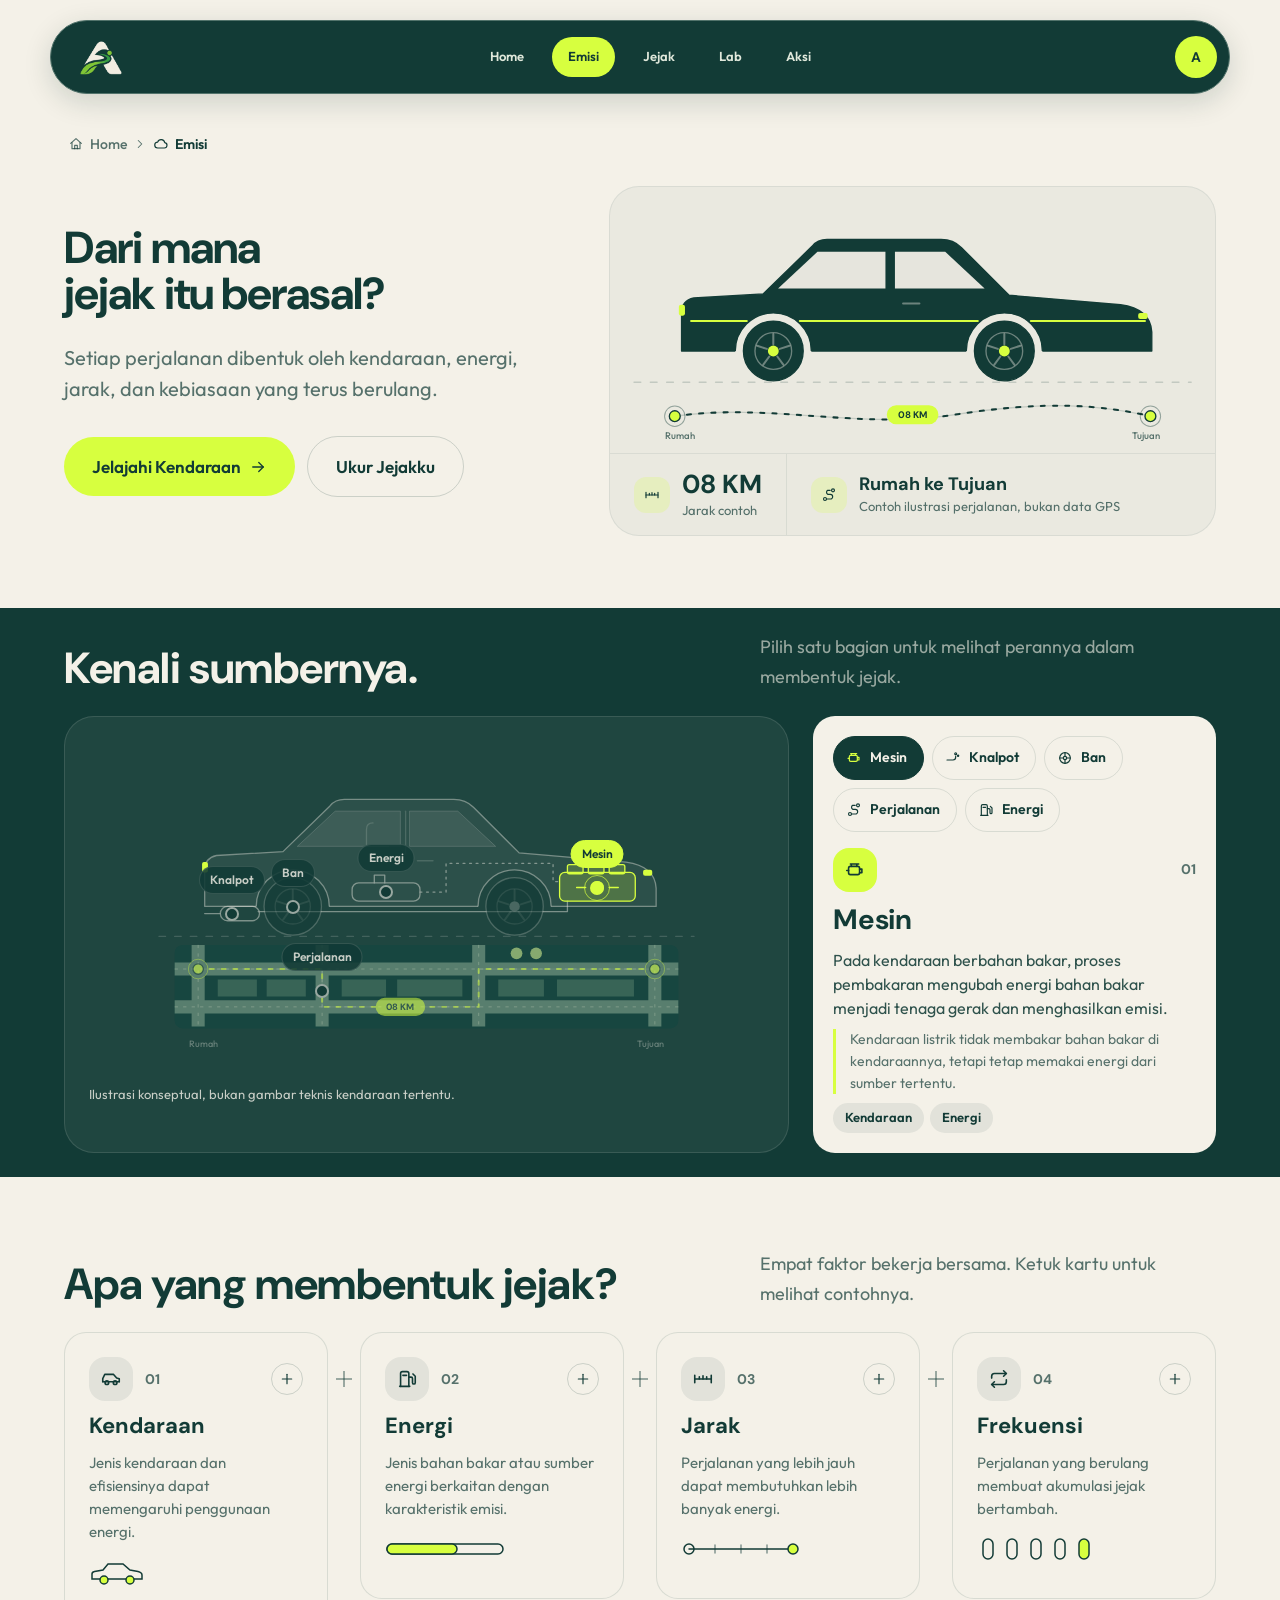
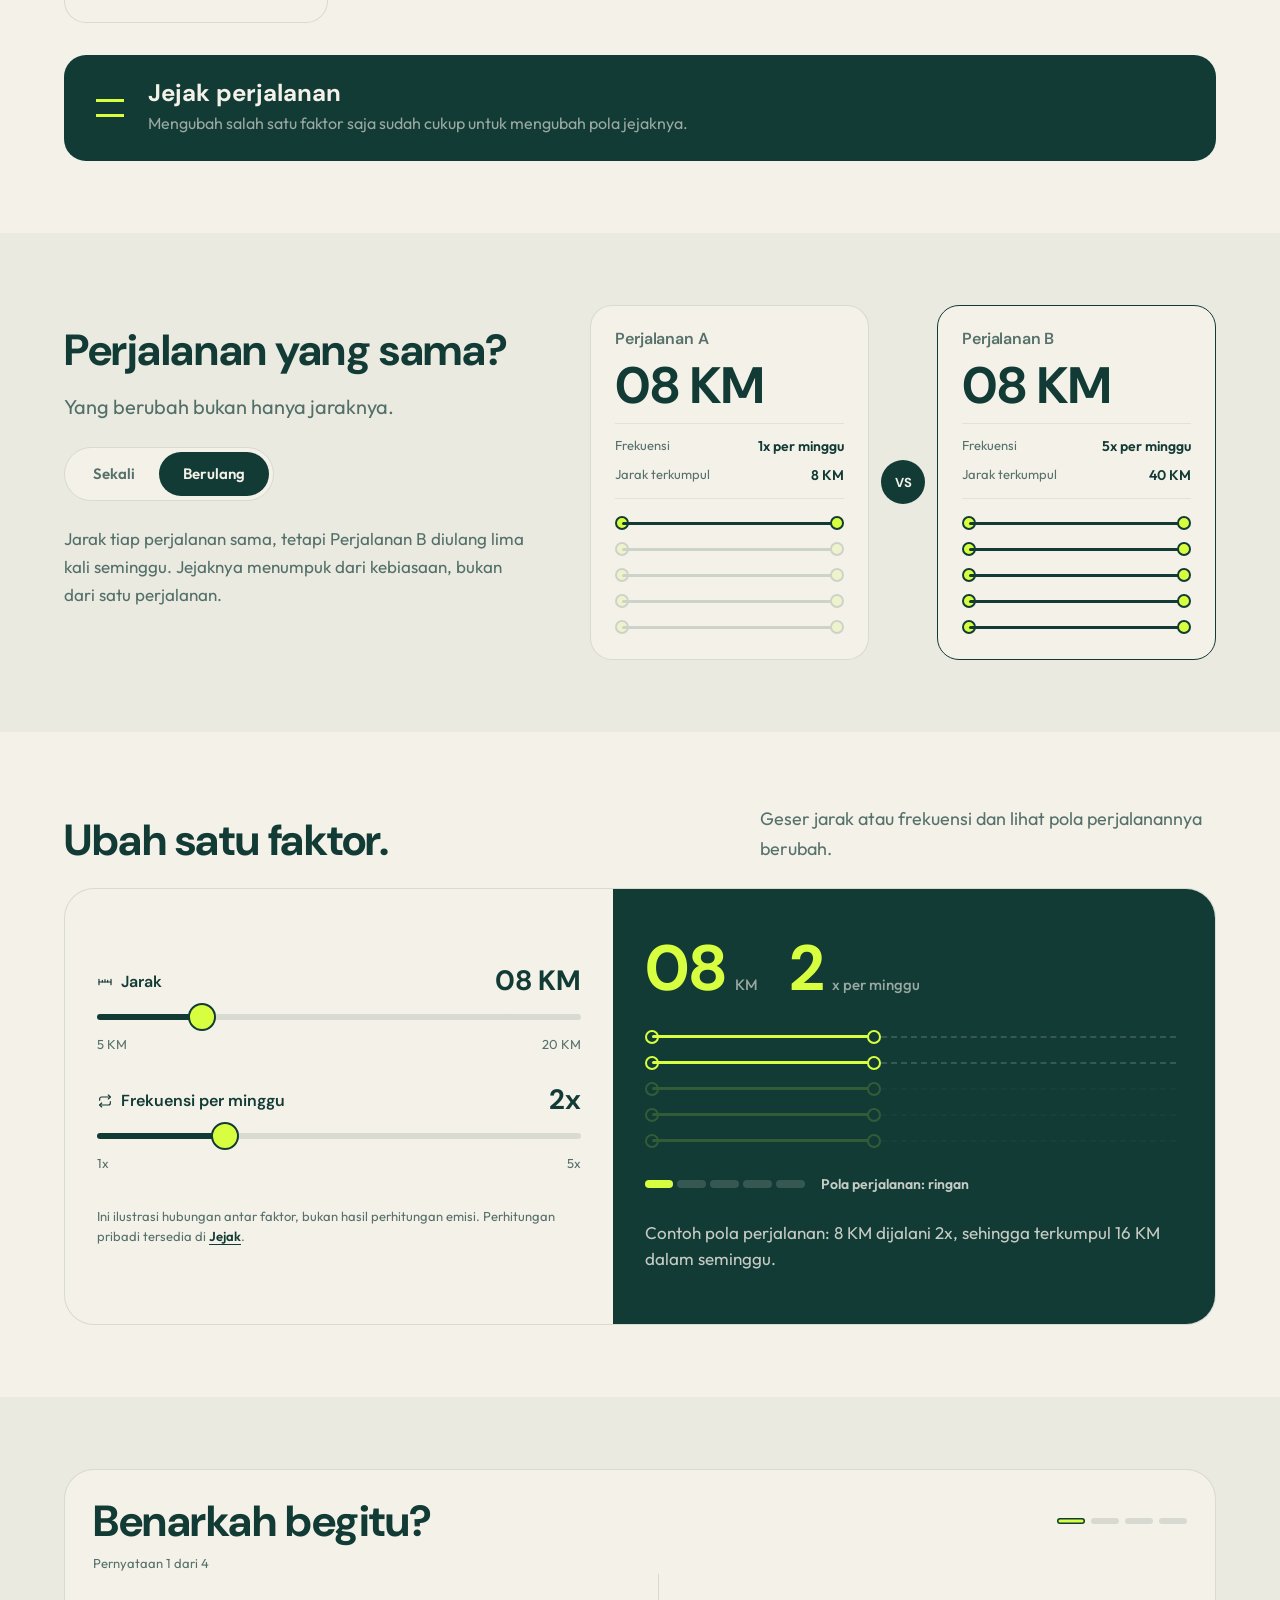
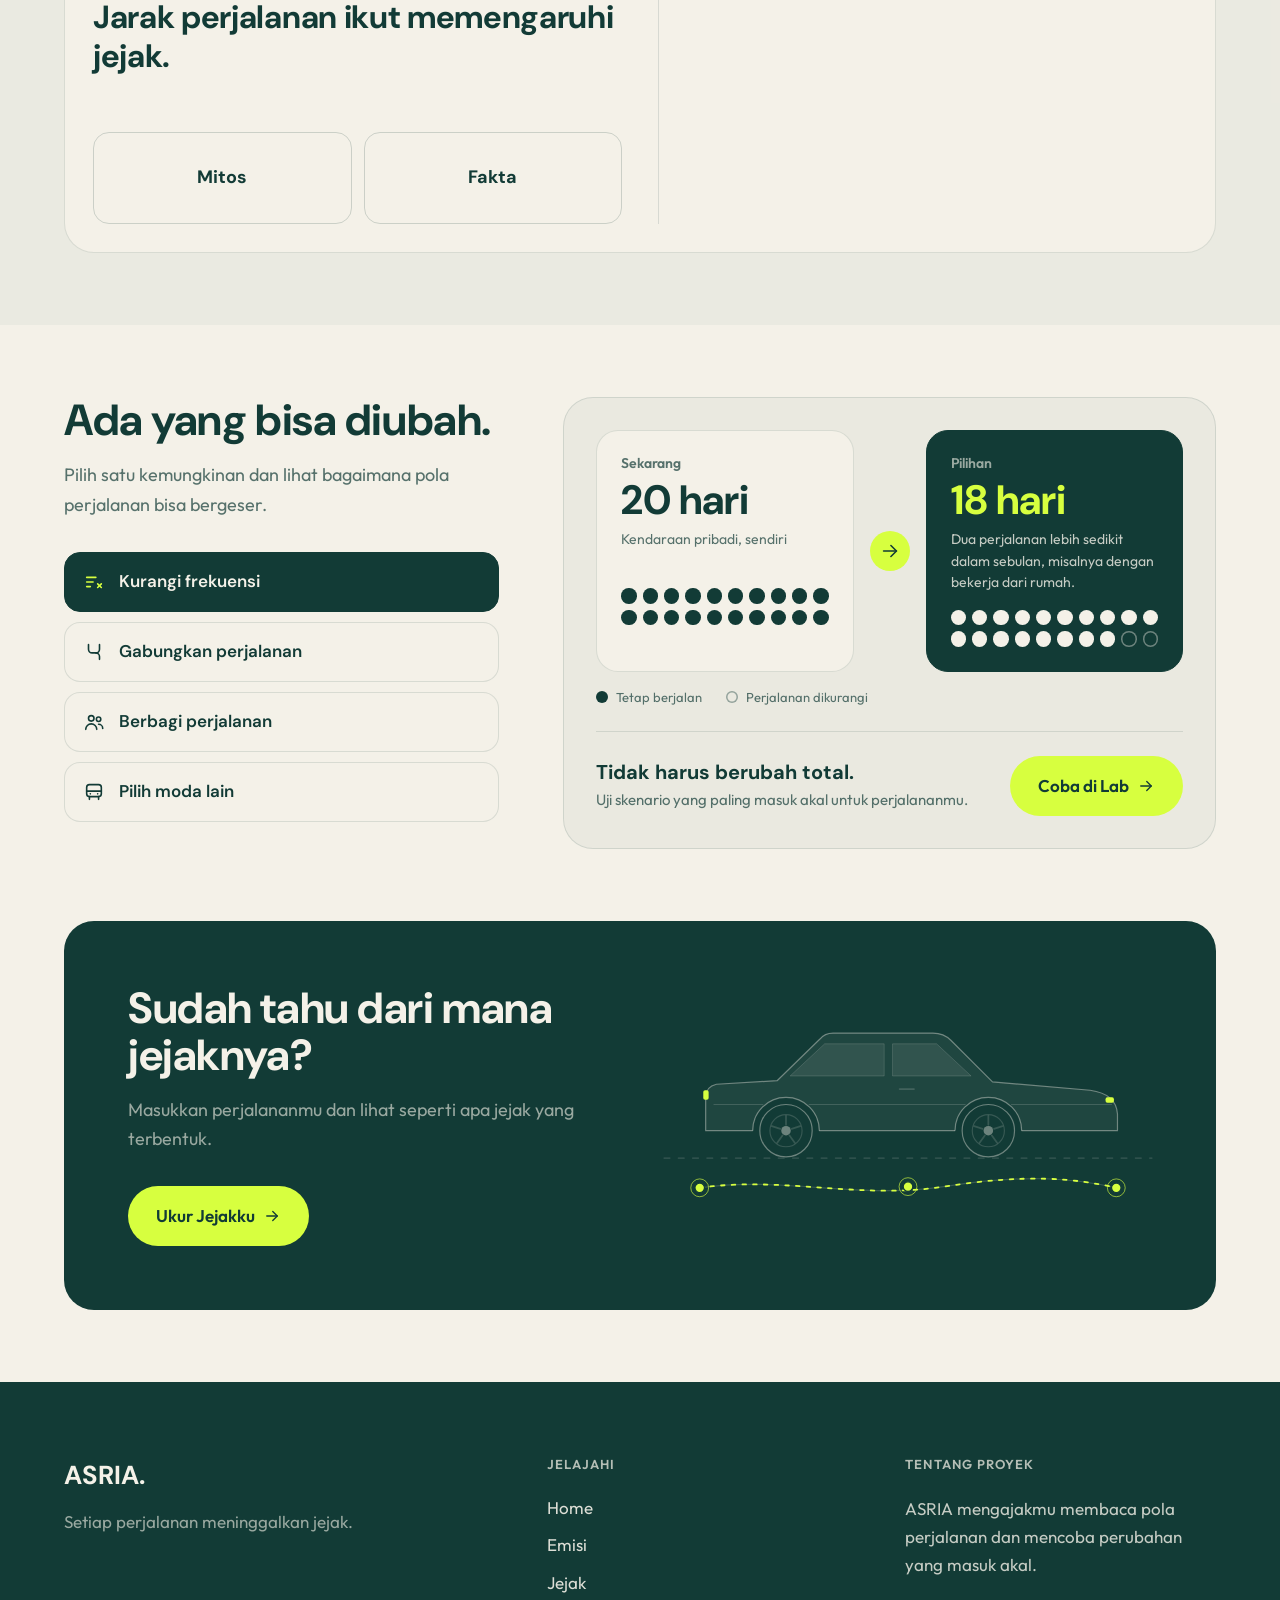
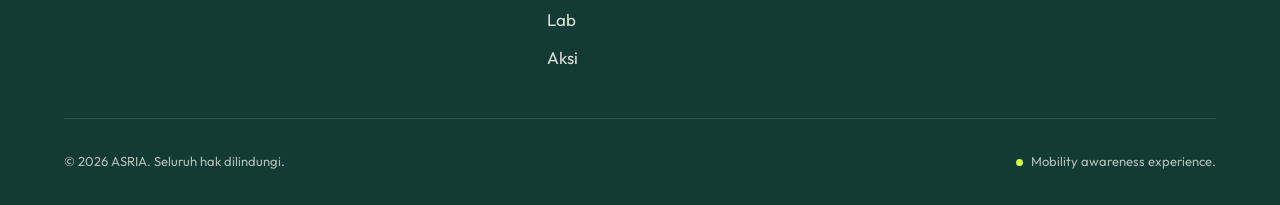
<file: pages/emisi.html>
<!DOCTYPE html>
<html lang="id">
<head>
  <meta charset="UTF-8" />
  <meta name="viewport" content="width=device-width, initial-scale=1.0" />
  <title>ASRIA. | Emisi</title>
  <meta name="description" content="Pahami dari mana jejak perjalanan berasal. Jelajahi kendaraan, bandingkan perjalanan, dan coba hubungan antar faktor sebelum mengukur jejakmu di ASRIA." />
  <link rel="icon" type="image/png" href="../media/asria-logo-navbar.png">
  <link rel="stylesheet" href="../css/main.css" />
  <link rel="stylesheet" href="../css/pages/emisi.css" />
  <link rel="stylesheet" href="../css/refinements.css" />
</head>
<body data-page="emisi">
  <a class="skip-link" href="#main-content">Langsung ke konten</a>
  <svg width="0" height="0" style="position:absolute" aria-hidden="true" focusable="false">
    <defs>
      <symbol id="ic-home" viewBox="0 0 24 24">
        <path d="M4 11l8-7 8 7"/>
        <path d="M6 10v9h12v-9"/>
        <path d="M10 19v-5h4v5"/>
      </symbol>
      <symbol id="ic-chevron" viewBox="0 0 24 24">
        <path d="M9 6l6 6-6 6"/>
      </symbol>
      <symbol id="ic-emisi" viewBox="0 0 24 24">
        <path d="M7 18h10a4 4 0 0 0 .6-7.95A5.5 5.5 0 0 0 7 9.2 4.4 4.4 0 0 0 7 18z"/>
      </symbol>
      <symbol id="ic-vehicle" viewBox="0 0 24 24">
        <path d="M3 15v-3.5l2.2-4.5h9.6l3.4 4 2.8.8V15"/>
        <path d="M3 15h18"/>
        <circle cx="7.5" cy="16" r="2"/>
        <circle cx="16.5" cy="16" r="2"/>
      </symbol>
      <symbol id="ic-engine" viewBox="0 0 24 24">
        <rect x="5" y="8" width="12" height="9" rx="2"/>
        <path d="M8 8V5.5M14 8V5.5M7 5.5h9"/>
        <path d="M17 11h2.5v4H17"/>
        <path d="M5 12.5H3"/>
      </symbol>
      <symbol id="ic-exhaust" viewBox="0 0 24 24">
        <path d="M3 15h9a4 4 0 0 0 4-4V9"/>
        <circle cx="16" cy="5.5" r="1.4"/>
        <circle cx="19.6" cy="8.6" r="1"/>
      </symbol>
      <symbol id="ic-wheel" viewBox="0 0 24 24">
        <circle cx="12" cy="12" r="8"/>
        <circle cx="12" cy="12" r="2.5"/>
        <path d="M12 4v5.5M12 14.5V20M4 12h5.5M14.5 12H20"/>
      </symbol>
      <symbol id="ic-route" viewBox="0 0 24 24">
        <path d="M8.2 18H14a3.5 3.5 0 0 0 0-7H10a3.5 3.5 0 0 1 0-6h3.8"/>
        <circle cx="6" cy="18" r="2.2"/>
        <circle cx="18" cy="5" r="2.2"/>
      </symbol>
      <symbol id="ic-fuel" viewBox="0 0 24 24">
        <path d="M5 20V6a2 2 0 0 1 2-2h5a2 2 0 0 1 2 2v14"/>
        <path d="M4 20h11"/>
        <path d="M7.5 8h4"/>
        <path d="M14 10h2.5a1.5 1.5 0 0 1 1.5 1.5V16a1.5 1.5 0 0 0 3 0V9l-2.5-2.5"/>
      </symbol>
      <symbol id="ic-distance" viewBox="0 0 24 24">
        <path d="M3 12h18"/>
        <path d="M3 8v8M21 8v8"/>
        <path d="M8 12v-2.5M12 12v-3.5M16 12v-2.5"/>
      </symbol>
      <symbol id="ic-frequency" viewBox="0 0 24 24">
        <path d="M17 3l3 3-3 3"/>
        <path d="M4 11V9a3 3 0 0 1 3-3h13"/>
        <path d="M7 21l-3-3 3-3"/>
        <path d="M20 13v2a3 3 0 0 1-3 3H4"/>
      </symbol>
      <symbol id="ic-people" viewBox="0 0 24 24">
        <circle cx="9" cy="8" r="3"/>
        <path d="M3 20a6 6 0 0 1 12 0"/>
        <circle cx="17" cy="9" r="2.4"/>
        <path d="M17 14.5a4.5 4.5 0 0 1 4.5 4.5"/>
      </symbol>
      <symbol id="ic-transit" viewBox="0 0 24 24">
        <rect x="4" y="4" width="16" height="13" rx="3"/>
        <path d="M4 11h16"/>
        <path d="M7 17v3M17 17v3"/>
        <path d="M8 14h.01M16 14h.01"/>
      </symbol>
      <symbol id="ic-walking" viewBox="0 0 24 24">
        <circle cx="13" cy="4.5" r="1.8"/>
        <path d="M12 8l-2.5 4 3 2.5v5"/>
        <path d="M12 8l3 2.5 2.5.5"/>
        <path d="M9.5 12L7 14.5"/>
      </symbol>
      <symbol id="ic-plus" viewBox="0 0 24 24">
        <path d="M12 5v14"/>
        <path d="M5 12h14"/>
      </symbol>
      <symbol id="ic-minus" viewBox="0 0 24 24">
        <path d="M5 12h14"/>
      </symbol>
      <symbol id="ic-arrow" viewBox="0 0 24 24">
        <path d="M5 12h14"/>
        <path d="M13 6l6 6-6 6"/>
      </symbol>
      <symbol id="ic-check" viewBox="0 0 24 24">
        <path d="M5 12.5l4.5 4.5L19 7.5"/>
      </symbol>
      <symbol id="ic-question" viewBox="0 0 24 24">
        <circle cx="12" cy="12" r="9"/>
        <path d="M9.5 9.5a2.5 2.5 0 1 1 3.5 2.3c-.7.4-1 1-1 1.7"/>
        <path d="M12 17h.01"/>
      </symbol>
      <symbol id="ic-merge" viewBox="0 0 24 24">
        <path d="M6 4v5a4 4 0 0 0 4 4h4a4 4 0 0 1 4 4v3"/>
        <path d="M18 4v5a4 4 0 0 1-4 4"/>
      </symbol>
      <symbol id="ic-less" viewBox="0 0 24 24">
        <path d="M4 7h10"/>
        <path d="M4 12h7"/>
        <path d="M4 17h4"/>
        <path d="M16 14l4 4"/>
        <path d="M20 14l-4 4"/>
      </symbol>
      <symbol id="ic-repeat" viewBox="0 0 24 24">
        <path d="M20 12a8 8 0 1 1-2.3-5.6"/>
        <path d="M20 4v4h-4"/>
      </symbol>
    </defs>
  </svg>

  <header>
    <nav class="navbar" aria-label="Navigasi utama">
      <div class="navbar__inner">
        <a href="../index.html" class="navbar__logo" aria-label="ASRIA, halaman utama"><img src="../media/asria-logo-navbar.png" alt="" width="48" height="48" decoding="async"></a>

        <ul class="navbar__links">
          <li><a href="../index.html" class="navbar__link">Home</a></li>
          <li><a href="../pages/emisi.html" class="navbar__link is-active" aria-current="page">Emisi</a></li>
          <li><a href="../pages/jejak.html" class="navbar__link">Jejak</a></li>
          <li><a href="../pages/lab.html" class="navbar__link">Lab</a></li>
          <li><a href="../pages/aksi.html" class="navbar__link">Aksi</a></li>
        </ul>

        <div class="navbar__right">
          <div class="navbar__profile">
            <button
              class="navbar__avatar"
              type="button"
              aria-haspopup="true"
              aria-expanded="false"
              aria-label="Buka menu profil"
            >A</button>

            <div class="navbar__dropdown" role="menu">
              <a class="navbar__dropdown-item" role="menuitem" href="../pages/profile.html">
                <svg class="icon icon--sm" viewBox="0 0 24 24"><path d="M20 21a8 8 0 0 0-16 0"/><circle cx="12" cy="7" r="4"/></svg>
                Profile
              </a>
              <button class="navbar__dropdown-item" role="menuitem" type="button" data-action="logout">
                <svg class="icon icon--sm" viewBox="0 0 24 24"><path d="M15 3h4a2 2 0 0 1 2 2v14a2 2 0 0 1-2 2h-4"/><path d="M10 17l5-5-5-5"/><path d="M15 12H3"/></svg>
                Logout
              </button>
            </div>
          </div>

          <button class="navbar__burger" type="button" aria-label="Buka menu navigasi" aria-expanded="false" aria-controls="mobile-navigation">
            <svg viewBox="0 0 24 24" class="icon"><path d="M4 7h16"/><path d="M4 12h16"/><path d="M4 17h16"/></svg>
          </button>
        </div>
      </div>
    </nav>

    <nav class="navbar__mobile-menu" id="mobile-navigation" aria-hidden="true" aria-label="Navigasi mobile">
      <a href="../index.html" class="navbar__mobile-link">Home</a>
      <a href="../pages/emisi.html" class="navbar__mobile-link">Emisi</a>
      <a href="../pages/jejak.html" class="navbar__mobile-link">Jejak</a>
      <a href="../pages/lab.html" class="navbar__mobile-link">Lab</a>
      <a href="../pages/aksi.html" class="navbar__mobile-link">Aksi</a>
    </nav>
  </header>

  <main id="main-content">
    <div class="em-crumbs">
      <div class="container">
        <nav aria-label="Breadcrumb">
          <ol class="em-crumbs__list">
            <li class="em-crumbs__item">
              <a class="em-crumbs__link" href="../index.html"><svg class="icon em-crumbs__icon" viewBox="0 0 24 24" aria-hidden="true" focusable="false"><use href="#ic-home"/></svg><span>Home</span></a>
            </li>
            <li class="em-crumbs__sep" aria-hidden="true"><svg class="icon em-crumbs__chev" viewBox="0 0 24 24" aria-hidden="true" focusable="false"><use href="#ic-chevron"/></svg></li>
            <li class="em-crumbs__item">
              <a class="em-crumbs__link em-crumbs__link--current" href="../pages/emisi.html" aria-current="page"><svg class="icon em-crumbs__icon" viewBox="0 0 24 24" aria-hidden="true" focusable="false"><use href="#ic-emisi"/></svg><span>Emisi</span></a>
            </li>
          </ol>
        </nav>
      </div>
    </div>

    <section class="em-hero" aria-labelledby="em-hero-title">
      <div class="container em-hero__inner">
        <div class="em-hero__copy">
          <h1 id="em-hero-title" class="em-hero__title">Dari mana<br />jejak itu berasal?</h1>
          <p class="em-hero__lead">Setiap perjalanan dibentuk oleh kendaraan, energi, jarak, dan kebiasaan yang terus berulang.</p>
          <div class="em-hero__ctas">
            <a href="#anatomi" class="btn btn--primary">Jelajahi Kendaraan <svg class="icon" viewBox="0 0 24 24" aria-hidden="true" focusable="false"><use href="#ic-arrow"/></svg></a>
            <a href="../pages/jejak.html" class="btn btn--secondary">Ukur Jejakku</a>
          </div>
        </div>

        <figure class="em-hero__visual">
          <div class="em-hero__stage"><svg xmlns="http://www.w3.org/2000/svg" class="em-vehicle em-vehicle--light" viewBox="0 100 820 345" role="img" aria-label="Ilustrasi kendaraan yang melaju di sebuah rute dari rumah ke tujuan">
            <defs>
              <mask id="h-arch" maskUnits="userSpaceOnUse" x="0" y="0" width="820" height="470">
                <rect width="820" height="470" fill="#fff"/>
                <circle cx="205" cy="306" r="56" fill="#000"/>
                <circle cx="545" cy="306" r="56" fill="#000"/>
              </mask>
            </defs>
            <path class="em-road" d="M0 352H820"/>
            <g>
              <g class="em-route">
                <path class="em-route-base" d="M60 402C200 382 330 422 470 400S690 386 760 402"/>
                <path class="em-route-flow" d="M60 402C200 382 330 422 470 400S690 386 760 402"/>
                <circle class="em-node-ring" cx="60" cy="402" r="15" style="animation-delay:0.0s"/>
                <circle class="em-node" cx="60" cy="402" r="8"/>
                <circle class="em-node-ring" cx="760" cy="402" r="15" style="animation-delay:1.2s"/>
                <circle class="em-node" cx="760" cy="402" r="8"/>
                <g class="em-tag">
                  <rect x="372" y="386" width="76" height="28" rx="14"/>
                  <text x="410" y="405" text-anchor="middle">08 KM</text>
                </g>
                <text class="em-svg-label" x="46" y="436">Rumah</text>
                <text class="em-svg-label" x="774" y="436" text-anchor="end">Tujuan</text>
              </g>
            </g>
            <g class="em-car">
              <path class="em-body" d="M70 306V250Q70 232 88 228L190 222L262 152Q270 142 284 142H452Q470 142 482 154L552 224L716 238Q760 244 762 278V306Z" mask="url(#h-arch)"/>
              <path class="em-arch" d="M149 306A56 56 0 0 1 261 306M489 306A56 56 0 0 1 601 306"/>
              <path class="em-glass" d="M212 214L270 160H370V214Z"/>
              <path class="em-glass" d="M384 160H458L516 214H384Z"/>
              <path class="em-accent" d="M84 262H166M244 262H506M584 262H752"/>
              <path class="em-handle" d="M396 236H420"/>
              <rect class="em-lamp em-lamp--rear" x="66" y="238" width="9" height="16" rx="3"/>
              <rect class="em-lamp" x="742" y="250" width="14" height="9" rx="3"/>
              <g>
                <g class="em-wheel" style="transform-origin:205px 306px">
                  <circle class="em-tire" cx="205" cy="306" r="44"/>
                  <circle class="em-rim" cx="205" cy="306" r="27"/>
                  <line class="em-spoke" x1="205.0" y1="296.0" x2="205.0" y2="281.0"/>
                  <line class="em-spoke" x1="214.5" y1="302.9" x2="228.8" y2="298.3"/>
                  <line class="em-spoke" x1="210.9" y1="314.1" x2="219.7" y2="326.2"/>
                  <line class="em-spoke" x1="199.1" y1="314.1" x2="190.3" y2="326.2"/>
                  <line class="em-spoke" x1="195.5" y1="302.9" x2="181.2" y2="298.3"/>
                  <circle class="em-hub" cx="205" cy="306" r="8"/>
                </g>
                <g class="em-wheel" style="transform-origin:545px 306px">
                  <circle class="em-tire" cx="545" cy="306" r="44"/>
                  <circle class="em-rim" cx="545" cy="306" r="27"/>
                  <line class="em-spoke" x1="545.0" y1="296.0" x2="545.0" y2="281.0"/>
                  <line class="em-spoke" x1="554.5" y1="302.9" x2="568.8" y2="298.3"/>
                  <line class="em-spoke" x1="550.9" y1="314.1" x2="559.7" y2="326.2"/>
                  <line class="em-spoke" x1="539.1" y1="314.1" x2="530.3" y2="326.2"/>
                  <line class="em-spoke" x1="535.5" y1="302.9" x2="521.2" y2="298.3"/>
                  <circle class="em-hub" cx="545" cy="306" r="8"/>
                </g>
              </g>
            </g>
          </svg></div>
          <figcaption class="em-hero__data">
            <div class="em-hero__cell">
              <span class="em-hero__cell-icon"><svg class="icon icon--sm" viewBox="0 0 24 24" aria-hidden="true" focusable="false"><use href="#ic-distance"/></svg></span>
              <span class="em-hero__cell-body"><span class="em-hero__cell-value">08 KM</span><span class="em-hero__cell-label">Jarak contoh</span></span>
            </div>
            <div class="em-hero__cell">
              <span class="em-hero__cell-icon"><svg class="icon icon--sm" viewBox="0 0 24 24" aria-hidden="true" focusable="false"><use href="#ic-route"/></svg></span>
              <span class="em-hero__cell-body"><span class="em-hero__cell-value em-hero__cell-value--sm">Rumah ke Tujuan</span><span class="em-hero__cell-label">Contoh ilustrasi perjalanan, bukan data GPS</span></span>
            </div>
          </figcaption>
        </figure>
      </div>
    </section>

    <section id="anatomi" class="em-anatomy" aria-labelledby="em-anatomy-title" data-anatomy>
      <div class="container">
        <header class="em-head em-head--dark" data-reveal>
          <h2 id="em-anatomy-title">Kenali sumbernya.</h2>
          <p>Pilih satu bagian untuk melihat perannya dalam membentuk jejak.</p>
        </header>

        <div class="em-anatomy__grid" data-reveal>
          <figure class="em-stage" data-stage data-active="engine">
            <div class="em-stage__canvas">
              <svg xmlns="http://www.w3.org/2000/svg" class="em-vehicle em-vehicle--dark" viewBox="0 100 820 460" role="img" aria-label="Ilustrasi bagian kendaraan: mesin, knalpot, ban, tangki bahan bakar, dan rute perjalanan">
                <defs>
                  <mask id="a-arch" maskUnits="userSpaceOnUse" x="0" y="0" width="820" height="470">
                    <rect width="820" height="470" fill="#fff"/>
                    <circle cx="205" cy="306" r="56" fill="#000"/>
                    <circle cx="545" cy="306" r="56" fill="#000"/>
                  </mask>
                </defs>
                <path class="em-road" d="M0 352H820"/>
                <g aria-hidden="true" class="em-city">
                  <rect x="24" y="365" width="772" height="128" rx="12" fill="#174640"/>
                  <path d="M60 365V490M250 365V490M490 365V490M760 365V490M24 402H796M24 460H796" fill="none" stroke="#587e6e" stroke-width="20"/>
                  <path d="M60 365V490M250 365V490M490 365V490M760 365V490M24 402H796M24 460H796" fill="none" stroke="#91aa96" stroke-width="1" stroke-dasharray="5 8"/>
                  <path d="M90 418h60v26H90zM165 418h60v26h-60zM280 418h68v26h-68zM365 418h100v26H365zM520 418h70v26h-70zM610 418h118v26H610z" fill="#386456"/>
                  <circle cx="548" cy="378" r="9" fill="#86a96f"/>
                  <circle cx="578" cy="378" r="9" fill="#86a96f"/>
                </g>
                <g class="em-part" data-svg-part="route">
                  <g class="em-route">
                    <path class="em-route-base" d="M60 402H250V460H490V402H760"/>
                    <path class="em-route-flow" d="M60 402H250V460H490V402H760"/>
                    <circle class="em-node-ring" cx="60" cy="402" r="15" style="animation-delay:0.0s"/>
                    <circle class="em-node" cx="60" cy="402" r="8"/>
                    <circle class="em-node-ring" cx="760" cy="402" r="15" style="animation-delay:1.2s"/>
                    <circle class="em-node" cx="760" cy="402" r="8"/>
                    <g class="em-tag">
                      <rect x="332" y="446" width="76" height="28" rx="14"/>
                      <text x="370" y="465" text-anchor="middle">08 KM</text>
                    </g>
                    <text class="em-svg-label" x="46" y="522">Rumah</text>
                    <text class="em-svg-label" x="774" y="522" text-anchor="end">Tujuan</text>
                  </g>
                </g>
                <g class="em-puffs">
                  <circle class="em-puff" cx="54" cy="316" r="5" style="animation-delay:0.0s"/>
                  <circle class="em-puff" cx="54" cy="316" r="6" style="animation-delay:1.1s"/>
                  <circle class="em-puff" cx="54" cy="316" r="7" style="animation-delay:2.2s"/>
                </g>
                <g class="em-car">
                  <g class="em-part" data-svg-part="exhaust">
                    <path class="em-s" d="M626 298V314H152"/>
                    <rect class="em-f" x="94" y="306" width="60" height="22" rx="11"/>
                    <path class="em-s" d="M94 317H70"/>
                  </g>
                  <path class="em-body" d="M70 306V250Q70 232 88 228L190 222L262 152Q270 142 284 142H452Q470 142 482 154L552 224L716 238Q760 244 762 278V306Z" mask="url(#a-arch)"/>
                  <path class="em-arch" d="M149 306A56 56 0 0 1 261 306M489 306A56 56 0 0 1 601 306"/>
                  <path class="em-glass" d="M212 214L270 160H370V214Z"/>
                  <path class="em-glass" d="M384 160H458L516 214H384Z"/>
                  <path class="em-detail" d="M318 214V188Q318 178 328 178M318 214H352"/>
                  <path class="em-detail" d="M378 160V226"/>
                  <path class="em-detail" d="M396 236H420"/>
                  <g class="em-part" data-svg-part="engine">
                    <rect class="em-f" x="614" y="254" width="116" height="44" rx="8"/>
                    <rect class="em-f em-piston" x="626" y="242" width="24" height="14" rx="3"/>
                    <rect class="em-f em-piston" x="658" y="242" width="24" height="14" rx="3"/>
                    <rect class="em-f em-piston" x="690" y="242" width="24" height="14" rx="3"/>
                    <circle class="em-s" cx="672" cy="277" r="9"/>
                    <path class="em-s" d="M640 277H654M690 277H704"/>
                  </g>
                  <g class="em-part" data-svg-part="fuel">
                    <rect class="em-f" x="296" y="270" width="104" height="28" rx="10"/>
                    <path class="em-s" d="M330 270V258H346V270"/>
                    <path class="em-s em-flow" d="M400 284H440V240H604V268H614"/>
                  </g>
                  <rect class="em-lamp em-lamp--rear" x="66" y="238" width="9" height="16" rx="3"/>
                  <rect class="em-lamp" x="742" y="250" width="14" height="9" rx="3"/>
                  <g class="em-part" data-svg-part="wheel">
                    <g class="em-wheel" style="transform-origin:205px 306px">
                      <circle class="em-tire" cx="205" cy="306" r="44"/>
                      <circle class="em-rim" cx="205" cy="306" r="27"/>
                      <line class="em-spoke" x1="205.0" y1="296.0" x2="205.0" y2="281.0"/>
                      <line class="em-spoke" x1="214.5" y1="302.9" x2="228.8" y2="298.3"/>
                      <line class="em-spoke" x1="210.9" y1="314.1" x2="219.7" y2="326.2"/>
                      <line class="em-spoke" x1="199.1" y1="314.1" x2="190.3" y2="326.2"/>
                      <line class="em-spoke" x1="195.5" y1="302.9" x2="181.2" y2="298.3"/>
                      <circle class="em-hub" cx="205" cy="306" r="8"/>
                    </g>
                    <g class="em-wheel" style="transform-origin:545px 306px">
                      <circle class="em-tire" cx="545" cy="306" r="44"/>
                      <circle class="em-rim" cx="545" cy="306" r="27"/>
                      <line class="em-spoke" x1="545.0" y1="296.0" x2="545.0" y2="281.0"/>
                      <line class="em-spoke" x1="554.5" y1="302.9" x2="568.8" y2="298.3"/>
                      <line class="em-spoke" x1="550.9" y1="314.1" x2="559.7" y2="326.2"/>
                      <line class="em-spoke" x1="539.1" y1="314.1" x2="530.3" y2="326.2"/>
                      <line class="em-spoke" x1="535.5" y1="302.9" x2="521.2" y2="298.3"/>
                      <circle class="em-hub" cx="545" cy="306" r="8"/>
                    </g>
                  </g>
                </g>
              </svg>
              <div class="em-stage__spots"><button class="em-hs" type="button" data-part="engine" style="--x:81.95%;--y:38.48%" aria-label="Jelajahi mesin" aria-pressed="false"><span class="em-hs__dot"></span><span class="em-hs__label">Mesin</span></button><button class="em-hs" type="button" data-part="exhaust" style="--x:13.54%;--y:47.17%" aria-label="Jelajahi knalpot" aria-pressed="false"><span class="em-hs__dot"></span><span class="em-hs__label">Knalpot</span></button><button class="em-hs" type="button" data-part="wheel" style="--x:25.00%;--y:44.78%" aria-label="Jelajahi ban" aria-pressed="false"><span class="em-hs__dot"></span><span class="em-hs__label">Ban</span></button><button class="em-hs" type="button" data-part="route" style="--x:30.49%;--y:72.83%" aria-label="Jelajahi perjalanan" aria-pressed="false"><span class="em-hs__dot"></span><span class="em-hs__label">Perjalanan</span></button><button class="em-hs" type="button" data-part="fuel" style="--x:42.44%;--y:40.00%" aria-label="Jelajahi energi" aria-pressed="false"><span class="em-hs__dot"></span><span class="em-hs__label">Energi</span></button></div>
            </div>
            <figcaption class="em-stage__caption">Ilustrasi konseptual, bukan gambar teknis kendaraan tertentu.</figcaption>
          </figure>

          <div class="em-panel">
            <div class="em-tabs" role="tablist" aria-label="Bagian kendaraan"><button class="em-tab" type="button" role="tab" id="em-tab-engine" aria-selected="true" aria-controls="em-panel" tabindex="0" data-part="engine"><svg class="icon icon--sm" viewBox="0 0 24 24" aria-hidden="true" focusable="false"><use href="#ic-engine"/></svg><span>Mesin</span></button><button class="em-tab" type="button" role="tab" id="em-tab-exhaust" aria-selected="false" aria-controls="em-panel" tabindex="-1" data-part="exhaust"><svg class="icon icon--sm" viewBox="0 0 24 24" aria-hidden="true" focusable="false"><use href="#ic-exhaust"/></svg><span>Knalpot</span></button><button class="em-tab" type="button" role="tab" id="em-tab-wheel" aria-selected="false" aria-controls="em-panel" tabindex="-1" data-part="wheel"><svg class="icon icon--sm" viewBox="0 0 24 24" aria-hidden="true" focusable="false"><use href="#ic-wheel"/></svg><span>Ban</span></button><button class="em-tab" type="button" role="tab" id="em-tab-route" aria-selected="false" aria-controls="em-panel" tabindex="-1" data-part="route"><svg class="icon icon--sm" viewBox="0 0 24 24" aria-hidden="true" focusable="false"><use href="#ic-route"/></svg><span>Perjalanan</span></button><button class="em-tab" type="button" role="tab" id="em-tab-fuel" aria-selected="false" aria-controls="em-panel" tabindex="-1" data-part="fuel"><svg class="icon icon--sm" viewBox="0 0 24 24" aria-hidden="true" focusable="false"><use href="#ic-fuel"/></svg><span>Energi</span></button></div>
            <div class="em-panel__body" id="em-panel" role="tabpanel" aria-labelledby="em-tab-engine" aria-live="polite" data-panel>
              <div class="em-panel__head">
                <span class="em-panel__icon"><svg class="icon icon--md" viewBox="0 0 24 24" aria-hidden="true" focusable="false"><use href="#ic-engine"/></svg></span>
                <span class="em-panel__index" data-p-index>01</span>
              </div>
              <h3 class="em-panel__title" data-p-title>Mesin</h3>
              <p class="em-panel__text" data-p-text>Pada kendaraan berbahan bakar, proses pembakaran mengubah energi bahan bakar menjadi tenaga gerak dan menghasilkan emisi.</p>
              <p class="em-panel__note" data-p-note>Kendaraan listrik tidak membakar bahan bakar di kendaraannya, tetapi tetap memakai energi dari sumber tertentu.</p>
              <ul class="em-panel__tags" aria-label="Faktor terkait" data-p-tags><li>Kendaraan</li><li>Energi</li></ul>
            </div>
          </div>
        </div>
      </div>
    </section>

    <section id="faktor" class="em-section" aria-labelledby="em-factors-title">
      <div class="container">
        <header class="em-head" data-reveal>
          <h2 id="em-factors-title">Apa yang membentuk jejak?</h2>
          <p>Empat faktor bekerja bersama. Ketuk kartu untuk melihat contohnya.</p>
        </header>

        <ul class="em-factors"><li class="em-factors__item" data-reveal>
            <button class="em-factor" type="button" aria-expanded="false" aria-controls="em-factor-ex-0">
              <span class="em-factor__top">
                <span class="em-factor__icon"><svg class="icon icon--md" viewBox="0 0 24 24" aria-hidden="true" focusable="false"><use href="#ic-vehicle"/></svg></span>
                <span class="em-factor__num">01</span>
                <span class="em-factor__toggle"><svg class="icon icon--sm em-i-plus" viewBox="0 0 24 24" aria-hidden="true" focusable="false"><use href="#ic-plus"/></svg><svg class="icon icon--sm em-i-minus" viewBox="0 0 24 24" aria-hidden="true" focusable="false"><use href="#ic-minus"/></svg></span>
              </span>
              <span class="em-factor__title">Kendaraan</span>
              <span class="em-factor__text">Jenis kendaraan dan efisiensinya dapat memengaruhi penggunaan energi.</span>
              <span class="em-factor__ind"><svg viewBox="0 0 120 26" aria-hidden="true"><path class="ind-s" d="M3 19V14Q3 12 5.5 11.5L14 10L19 4H34L41 10L49 11.5Q53 12.5 53 15V19Z"/><circle class="ind-l" cx="15" cy="20" r="4"/><circle class="ind-l" cx="41" cy="20" r="4"/></svg></span>
              <span class="em-factor__ex" id="em-factor-ex-0"><span class="em-factor__ex-inner"><span class="em-factor__ex-text">Dua kendaraan dengan ukuran dan efisiensi berbeda bisa memakai energi berbeda untuk rute yang sama.</span></span></span>
            </button>
          </li><li class="em-factors__item" data-reveal>
            <button class="em-factor" type="button" aria-expanded="false" aria-controls="em-factor-ex-1">
              <span class="em-factor__top">
                <span class="em-factor__icon"><svg class="icon icon--md" viewBox="0 0 24 24" aria-hidden="true" focusable="false"><use href="#ic-fuel"/></svg></span>
                <span class="em-factor__num">02</span>
                <span class="em-factor__toggle"><svg class="icon icon--sm em-i-plus" viewBox="0 0 24 24" aria-hidden="true" focusable="false"><use href="#ic-plus"/></svg><svg class="icon icon--sm em-i-minus" viewBox="0 0 24 24" aria-hidden="true" focusable="false"><use href="#ic-minus"/></svg></span>
              </span>
              <span class="em-factor__title">Energi</span>
              <span class="em-factor__text">Jenis bahan bakar atau sumber energi berkaitan dengan karakteristik emisi.</span>
              <span class="em-factor__ind"><svg viewBox="0 0 120 26" aria-hidden="true"><rect class="ind-s" x="2" y="8" width="116" height="10" rx="5"/><rect class="ind-l" x="2" y="8" width="70" height="10" rx="5"/></svg></span>
              <span class="em-factor__ex" id="em-factor-ex-1"><span class="em-factor__ex-inner"><span class="em-factor__ex-text">Bensin, solar, dan listrik masing-masing punya karakteristik emisi yang berbeda.</span></span></span>
            </button>
          </li><li class="em-factors__item" data-reveal>
            <button class="em-factor" type="button" aria-expanded="false" aria-controls="em-factor-ex-2">
              <span class="em-factor__top">
                <span class="em-factor__icon"><svg class="icon icon--md" viewBox="0 0 24 24" aria-hidden="true" focusable="false"><use href="#ic-distance"/></svg></span>
                <span class="em-factor__num">03</span>
                <span class="em-factor__toggle"><svg class="icon icon--sm em-i-plus" viewBox="0 0 24 24" aria-hidden="true" focusable="false"><use href="#ic-plus"/></svg><svg class="icon icon--sm em-i-minus" viewBox="0 0 24 24" aria-hidden="true" focusable="false"><use href="#ic-minus"/></svg></span>
              </span>
              <span class="em-factor__title">Jarak</span>
              <span class="em-factor__text">Perjalanan yang lebih jauh dapat membutuhkan lebih banyak energi.</span>
              <span class="em-factor__ind"><svg viewBox="0 0 120 26" aria-hidden="true"><path class="ind-s" d="M8 13H112"/><path class="ind-s" d="M34 9v8M60 9v8M86 9v8" opacity=".5"/><circle class="ind-s" cx="8" cy="13" r="5"/><circle class="ind-l" cx="112" cy="13" r="5"/></svg></span>
              <span class="em-factor__ex" id="em-factor-ex-2"><span class="em-factor__ex-inner"><span class="em-factor__ex-text">Dengan kendaraan yang sama, rute 20 KM umumnya membutuhkan lebih banyak energi daripada rute 5 KM.</span></span></span>
            </button>
          </li><li class="em-factors__item" data-reveal>
            <button class="em-factor" type="button" aria-expanded="false" aria-controls="em-factor-ex-3">
              <span class="em-factor__top">
                <span class="em-factor__icon"><svg class="icon icon--md" viewBox="0 0 24 24" aria-hidden="true" focusable="false"><use href="#ic-frequency"/></svg></span>
                <span class="em-factor__num">04</span>
                <span class="em-factor__toggle"><svg class="icon icon--sm em-i-plus" viewBox="0 0 24 24" aria-hidden="true" focusable="false"><use href="#ic-plus"/></svg><svg class="icon icon--sm em-i-minus" viewBox="0 0 24 24" aria-hidden="true" focusable="false"><use href="#ic-minus"/></svg></span>
              </span>
              <span class="em-factor__title">Frekuensi</span>
              <span class="em-factor__text">Perjalanan yang berulang membuat akumulasi jejak bertambah.</span>
              <span class="em-factor__ind"><svg viewBox="0 0 120 26" aria-hidden="true"><rect class="ind-s" x="6" y="3" width="10" height="20" rx="5"/><rect class="ind-s" x="30" y="3" width="10" height="20" rx="5"/><rect class="ind-s" x="54" y="3" width="10" height="20" rx="5"/><rect class="ind-s" x="78" y="3" width="10" height="20" rx="5"/><rect class="ind-l" x="102" y="3" width="10" height="20" rx="5"/></svg></span>
              <span class="em-factor__ex" id="em-factor-ex-3"><span class="em-factor__ex-inner"><span class="em-factor__ex-text">Rute yang sama dijalani lima hari dalam seminggu berarti jejaknya berulang lima kali.</span></span></span>
            </button>
          </li></ul>

        <div class="em-result" data-reveal>
          <span class="em-result__eq" aria-hidden="true"></span>
          <div class="em-result__body">
            <p class="em-result__title">Jejak perjalanan</p>
            <p class="em-result__text">Mengubah salah satu faktor saja sudah cukup untuk mengubah pola jejaknya.</p>
          </div>
        </div>
      </div>
    </section>

    <section id="bandingkan" class="em-section em-section--tint" aria-labelledby="em-compare-title" data-compare>
      <div class="container em-compare">
        <div class="em-compare__copy" data-reveal>
          <h2 id="em-compare-title">Perjalanan yang sama?</h2>
          <p class="em-compare__lead">Yang berubah bukan hanya jaraknya.</p>

          <div class="em-seg" role="group" aria-label="Frekuensi Perjalanan B">
            <button class="em-seg__btn" type="button" aria-pressed="false" data-mode="once">Sekali</button>
            <button class="em-seg__btn" type="button" aria-pressed="true" data-mode="repeat">Berulang</button>
          </div>

          <p class="em-compare__insight" aria-live="polite" data-c-insight>Jarak tiap perjalanan sama, tetapi Perjalanan B diulang lima kali seminggu. Jejaknya menumpuk dari kebiasaan, bukan dari satu perjalanan.</p>
        </div>

        <div class="em-compare__cards" data-reveal>
          <article class="em-trip">
            <h3 class="em-trip__name">Perjalanan A</h3>
            <p class="em-trip__dist">08 KM</p>
            <dl class="em-trip__meta">
              <div><dt>Frekuensi</dt><dd>1x per minggu</dd></div>
              <div><dt>Jarak terkumpul</dt><dd>8 KM</dd></div>
            </dl>
            <div class="em-lanes em-lanes--light" ><div class="em-lane" style="--p:1"><span class="em-lane__node em-lane__node--start"></span><span class="em-lane__line"></span><span class="em-lane__node em-lane__node--end"></span></div><div class="em-lane is-off" style="--p:1"><span class="em-lane__node em-lane__node--start"></span><span class="em-lane__line"></span><span class="em-lane__node em-lane__node--end"></span></div><div class="em-lane is-off" style="--p:1"><span class="em-lane__node em-lane__node--start"></span><span class="em-lane__line"></span><span class="em-lane__node em-lane__node--end"></span></div><div class="em-lane is-off" style="--p:1"><span class="em-lane__node em-lane__node--start"></span><span class="em-lane__line"></span><span class="em-lane__node em-lane__node--end"></span></div><div class="em-lane is-off" style="--p:1"><span class="em-lane__node em-lane__node--start"></span><span class="em-lane__line"></span><span class="em-lane__node em-lane__node--end"></span></div></div>
          </article>

          <span class="em-vs" aria-hidden="true">VS</span>

          <article class="em-trip em-trip--b">
            <h3 class="em-trip__name">Perjalanan B</h3>
            <p class="em-trip__dist">08 KM</p>
            <dl class="em-trip__meta">
              <div><dt>Frekuensi</dt><dd data-c-freq>5x per minggu</dd></div>
              <div><dt>Jarak terkumpul</dt><dd data-c-total>40 KM</dd></div>
            </dl>
            <div class="em-lanes em-lanes--light" data-c-lanes><div class="em-lane" style="--p:1"><span class="em-lane__node em-lane__node--start"></span><span class="em-lane__line"></span><span class="em-lane__node em-lane__node--end"></span></div><div class="em-lane" style="--p:1"><span class="em-lane__node em-lane__node--start"></span><span class="em-lane__line"></span><span class="em-lane__node em-lane__node--end"></span></div><div class="em-lane" style="--p:1"><span class="em-lane__node em-lane__node--start"></span><span class="em-lane__line"></span><span class="em-lane__node em-lane__node--end"></span></div><div class="em-lane" style="--p:1"><span class="em-lane__node em-lane__node--start"></span><span class="em-lane__line"></span><span class="em-lane__node em-lane__node--end"></span></div><div class="em-lane" style="--p:1"><span class="em-lane__node em-lane__node--start"></span><span class="em-lane__line"></span><span class="em-lane__node em-lane__node--end"></span></div></div>
          </article>
        </div>
      </div>
    </section>

    <section id="simulator" class="em-section" aria-labelledby="em-sim-title" data-sim>
      <div class="container">
        <header class="em-head" data-reveal>
          <h2 id="em-sim-title">Ubah satu faktor.</h2>
          <p>Geser jarak atau frekuensi dan lihat pola perjalanannya berubah.</p>
        </header>

        <div class="em-sim" data-reveal>
          <div class="em-sim__controls">
            <div class="em-slider">
              <div class="em-slider__row">
                <label class="em-slider__label" for="em-dist"><svg class="icon icon--sm" viewBox="0 0 24 24" aria-hidden="true" focusable="false"><use href="#ic-distance"/></svg>Jarak</label>
                <output class="em-slider__value" for="em-dist" data-s-dist-out>08 KM</output>
              </div>
              <input class="em-range" id="em-dist" type="range" min="5" max="20" step="1" value="8" />
              <div class="em-slider__scale" aria-hidden="true"><span>5 KM</span><span>20 KM</span></div>
            </div>

            <div class="em-slider">
              <div class="em-slider__row">
                <label class="em-slider__label" for="em-freq"><svg class="icon icon--sm" viewBox="0 0 24 24" aria-hidden="true" focusable="false"><use href="#ic-frequency"/></svg>Frekuensi per minggu</label>
                <output class="em-slider__value" for="em-freq" data-s-freq-out>2x</output>
              </div>
              <input class="em-range" id="em-freq" type="range" min="1" max="5" step="1" value="2" />
              <div class="em-slider__scale" aria-hidden="true"><span>1x</span><span>5x</span></div>
            </div>

            <p class="em-sim__note">Ini ilustrasi hubungan antar faktor, bukan hasil perhitungan emisi. Perhitungan pribadi tersedia di <a href="../pages/jejak.html">Jejak</a>.</p>
          </div>

          <div class="em-sim__result">
            <div class="em-sim__figures">
              <p class="em-sim__big"><span data-s-dist-big>08</span><small>KM</small></p>
              <p class="em-sim__big"><span data-s-freq-big>2</span><small>x per minggu</small></p>
            </div>

            <div class="em-lanes em-lanes--dark" data-s-lanes><div class="em-lane" style="--p:0.4"><span class="em-lane__node em-lane__node--start"></span><span class="em-lane__line"></span><span class="em-lane__node em-lane__node--end"></span></div><div class="em-lane" style="--p:0.4"><span class="em-lane__node em-lane__node--start"></span><span class="em-lane__line"></span><span class="em-lane__node em-lane__node--end"></span></div><div class="em-lane is-off" style="--p:0.4"><span class="em-lane__node em-lane__node--start"></span><span class="em-lane__line"></span><span class="em-lane__node em-lane__node--end"></span></div><div class="em-lane is-off" style="--p:0.4"><span class="em-lane__node em-lane__node--start"></span><span class="em-lane__line"></span><span class="em-lane__node em-lane__node--end"></span></div><div class="em-lane is-off" style="--p:0.4"><span class="em-lane__node em-lane__node--start"></span><span class="em-lane__line"></span><span class="em-lane__node em-lane__node--end"></span></div></div>

            <div class="em-sim__meter">
              <div class="em-meter" data-s-meter aria-hidden="true"><i></i><i></i><i></i><i></i><i></i></div>
              <p class="em-sim__level" data-s-level>Pola perjalanan: ringan</p>
            </div>

            <p class="em-sim__statement" aria-live="polite" data-s-statement>Contoh pola perjalanan: 8 KM dijalani 2x, sehingga terkumpul 16 KM dalam seminggu.</p>
          </div>
        </div>
      </div>
    </section>

    <section id="kuis" class="em-section em-section--tint" aria-labelledby="em-quiz-title" data-quiz>
      <div class="container">
        <div class="em-quiz" data-reveal>
          <div class="em-quiz__top">
            <h2 id="em-quiz-title">Benarkah begitu?</h2>
            <div class="em-quiz__progress" aria-hidden="true"><i class="is-current"></i><i></i><i></i><i></i></div>
          </div>
          <p class="em-quiz__count" data-q-count>Pernyataan 1 dari 4</p>

          <div class="em-quiz__main" data-q-main>
            <blockquote class="em-quiz__statement" data-q-statement>Jarak perjalanan ikut memengaruhi jejak.</blockquote>

            <div class="em-quiz__choices" role="group" aria-label="Pilih jawaban">
              <button class="em-choice" type="button" data-choice="mitos">Mitos</button>
              <button class="em-choice" type="button" data-choice="fakta">Fakta</button>
            </div>

            <div class="em-quiz__answer" data-q-answer>
              <div class="em-quiz__answer-inner">
                <div class="em-verdict" data-q-verdict>
                  <span class="em-verdict__icon" data-q-icon><svg class="icon icon--md" viewBox="0 0 24 24" aria-hidden="true" focusable="false"><use href="#ic-check"/></svg></span>
                  <div>
                    <p class="em-verdict__title" data-q-title>Fakta</p>
                    <p class="em-verdict__sub" data-q-sub>Jawabanmu tepat</p>
                  </div>
                </div>
                <p class="em-quiz__explain" data-q-explain></p>
                <button class="btn btn--secondary btn--sm em-quiz__next" type="button" data-q-next>Pertanyaan berikutnya <svg class="icon" viewBox="0 0 24 24" aria-hidden="true" focusable="false"><use href="#ic-arrow"/></svg></button>
              </div>
            </div>
          </div>

          <div class="em-quiz__done" data-q-done hidden>
            <p class="em-quiz__score" data-q-score></p>
            <p class="em-quiz__done-text">Sekarang kamu tahu hubungan antara kendaraan, energi, jarak, dan frekuensi.</p>
            <button class="btn btn--secondary btn--sm" type="button" data-q-reset><svg class="icon" viewBox="0 0 24 24" aria-hidden="true" focusable="false"><use href="#ic-repeat"/></svg> Ulangi kuis</button>
          </div>
        </div>
      </div>
    </section>

    <section id="perubahan" class="em-section" aria-labelledby="em-change-title" data-change>
      <div class="container em-change">
        <div class="em-change__copy" data-reveal>
          <h2 id="em-change-title">Ada yang bisa diubah.</h2>
          <p class="em-change__lead">Pilih satu kemungkinan dan lihat bagaimana pola perjalanan bisa bergeser.</p>

          <div class="em-options" role="radiogroup" aria-label="Kemungkinan perubahan">
            <button class="em-option is-active" type="button" role="radio" aria-checked="true" data-change="frekuensi"><svg class="icon icon--md" viewBox="0 0 24 24" aria-hidden="true" focusable="false"><use href="#ic-less"/></svg><span>Kurangi frekuensi</span></button>
            <button class="em-option" type="button" role="radio" aria-checked="false" tabindex="-1" data-change="gabung"><svg class="icon icon--md" viewBox="0 0 24 24" aria-hidden="true" focusable="false"><use href="#ic-merge"/></svg><span>Gabungkan perjalanan</span></button>
            <button class="em-option" type="button" role="radio" aria-checked="false" tabindex="-1" data-change="berbagi"><svg class="icon icon--md" viewBox="0 0 24 24" aria-hidden="true" focusable="false"><use href="#ic-people"/></svg><span>Berbagi perjalanan</span></button>
            <button class="em-option" type="button" role="radio" aria-checked="false" tabindex="-1" data-change="moda"><svg class="icon icon--md" viewBox="0 0 24 24" aria-hidden="true" focusable="false"><use href="#ic-transit"/></svg><span>Pilih moda lain</span></button>
          </div>
        </div>

        <div class="em-change__preview" data-reveal>
          <div class="em-ba">
            <article class="em-ba__card">
              <h3 class="em-ba__label">Sekarang</h3>
              <p class="em-ba__value">20 hari</p>
              <p class="em-ba__sub">Kendaraan pribadi, sendiri</p>
              <div class="em-days" data-days-now aria-hidden="true"></div>
            </article>

            <span class="em-ba__arrow" aria-hidden="true"><svg class="icon icon--md" viewBox="0 0 24 24" aria-hidden="true" focusable="false"><use href="#ic-arrow"/></svg></span>

            <article class="em-ba__card em-ba__card--next" aria-live="polite">
              <h3 class="em-ba__label">Pilihan</h3>
              <p class="em-ba__value" data-b-value>18 hari</p>
              <p class="em-ba__sub" data-b-sub>Dua perjalanan lebih sedikit dalam sebulan</p>
              <div class="em-days" data-days-next aria-hidden="true"></div>
            </article>
          </div>

          <ul class="em-legend" data-b-legend></ul>

          <div class="em-change__foot">
            <div>
              <p class="em-change__msg">Tidak harus berubah total.</p>
              <p class="em-change__micro">Uji skenario yang paling masuk akal untuk perjalananmu.</p>
            </div>
            <a href="../pages/lab.html" class="btn btn--primary">Coba di Lab <svg class="icon" viewBox="0 0 24 24" aria-hidden="true" focusable="false"><use href="#ic-arrow"/></svg></a>
          </div>
        </div>
      </div>
    </section>

    <section class="em-endcta" aria-labelledby="em-cta-title">
      <div class="container">
        <div class="em-cta" data-reveal>
          <div class="em-cta__copy">
            <h2 id="em-cta-title">Sudah tahu dari mana<br />jejaknya?</h2>
            <p class="em-cta__text">Masukkan perjalananmu dan lihat seperti apa jejak yang terbentuk.</p>
            <a href="../pages/jejak.html" class="btn btn--primary">Ukur Jejakku <svg class="icon" viewBox="0 0 24 24" aria-hidden="true" focusable="false"><use href="#ic-arrow"/></svg></a>
          </div>
          <div class="em-cta__visual"><svg xmlns="http://www.w3.org/2000/svg" class="em-vehicle em-vehicle--dark" viewBox="0 120 820 320" role="img" aria-label="Ilustrasi kendaraan dan rute menuju halaman Jejak">
            <defs>
              <mask id="c-arch" maskUnits="userSpaceOnUse" x="0" y="0" width="820" height="470">
                <rect width="820" height="470" fill="#fff"/>
                <circle cx="205" cy="306" r="56" fill="#000"/>
                <circle cx="545" cy="306" r="56" fill="#000"/>
              </mask>
            </defs>
            <path class="em-road" d="M0 352H820"/>
            <g>
              <g class="em-route">
                <path class="em-route-base" d="M60 402C200 382 330 422 470 400S690 386 760 402"/>
                <path class="em-route-flow" d="M60 402C200 382 330 422 470 400S690 386 760 402"/>
                <circle class="em-node-ring" cx="60" cy="402" r="15" style="animation-delay:0.0s"/>
                <circle class="em-node" cx="60" cy="402" r="8"/>
                <circle class="em-node-ring" cx="410" cy="400" r="15" style="animation-delay:1.2s"/>
                <circle class="em-node" cx="410" cy="400" r="8"/>
                <circle class="em-node-ring" cx="760" cy="402" r="15" style="animation-delay:2.4s"/>
                <circle class="em-node" cx="760" cy="402" r="8"/>
              </g>
            </g>
            <g class="em-car">
              <path class="em-body" d="M70 306V250Q70 232 88 228L190 222L262 152Q270 142 284 142H452Q470 142 482 154L552 224L716 238Q760 244 762 278V306Z" mask="url(#c-arch)"/>
              <path class="em-arch" d="M149 306A56 56 0 0 1 261 306M489 306A56 56 0 0 1 601 306"/>
              <path class="em-glass" d="M212 214L270 160H370V214Z"/>
              <path class="em-glass" d="M384 160H458L516 214H384Z"/>
              <path class="em-accent" d="M84 262H166M244 262H506M584 262H752"/>
              <path class="em-handle" d="M396 236H420"/>
              <rect class="em-lamp em-lamp--rear" x="66" y="238" width="9" height="16" rx="3"/>
              <rect class="em-lamp" x="742" y="250" width="14" height="9" rx="3"/>
              <g>
                <g class="em-wheel" style="transform-origin:205px 306px">
                  <circle class="em-tire" cx="205" cy="306" r="44"/>
                  <circle class="em-rim" cx="205" cy="306" r="27"/>
                  <line class="em-spoke" x1="205.0" y1="296.0" x2="205.0" y2="281.0"/>
                  <line class="em-spoke" x1="214.5" y1="302.9" x2="228.8" y2="298.3"/>
                  <line class="em-spoke" x1="210.9" y1="314.1" x2="219.7" y2="326.2"/>
                  <line class="em-spoke" x1="199.1" y1="314.1" x2="190.3" y2="326.2"/>
                  <line class="em-spoke" x1="195.5" y1="302.9" x2="181.2" y2="298.3"/>
                  <circle class="em-hub" cx="205" cy="306" r="8"/>
                </g>
                <g class="em-wheel" style="transform-origin:545px 306px">
                  <circle class="em-tire" cx="545" cy="306" r="44"/>
                  <circle class="em-rim" cx="545" cy="306" r="27"/>
                  <line class="em-spoke" x1="545.0" y1="296.0" x2="545.0" y2="281.0"/>
                  <line class="em-spoke" x1="554.5" y1="302.9" x2="568.8" y2="298.3"/>
                  <line class="em-spoke" x1="550.9" y1="314.1" x2="559.7" y2="326.2"/>
                  <line class="em-spoke" x1="539.1" y1="314.1" x2="530.3" y2="326.2"/>
                  <line class="em-spoke" x1="535.5" y1="302.9" x2="521.2" y2="298.3"/>
                  <circle class="em-hub" cx="545" cy="306" r="8"/>
                </g>
              </g>
            </g>
          </svg></div>
        </div>
      </div>
    </section>
  </main>

  <footer class="footer">
    <div class="container">
      <div class="footer__top">
        <div>
          <p class="footer__brand-logo">ASRIA.</p>
          <p class="footer__tagline">Setiap perjalanan meninggalkan jejak.</p>
        </div>

        <nav aria-label="Navigasi footer">
          <p class="footer__heading">Jelajahi</p>
          <ul class="footer__list">
            <li><a href="../index.html" class="footer__link">Home</a></li>
            <li><a href="../pages/emisi.html" class="footer__link">Emisi</a></li>
            <li><a href="../pages/jejak.html" class="footer__link">Jejak</a></li>
            <li><a href="../pages/lab.html" class="footer__link">Lab</a></li>
            <li><a href="../pages/aksi.html" class="footer__link">Aksi</a></li>
          </ul>
        </nav>

        <div class="footer__about">
          <p class="footer__heading">Tentang proyek</p>
          <p>ASRIA mengajakmu membaca pola perjalanan dan mencoba perubahan yang masuk akal.</p>
        </div>
      </div>

      <div class="footer__bottom">
        <p class="footer__copyright">&copy; 2026 ASRIA. Seluruh hak dilindungi.</p>
        <span class="footer__status">Mobility awareness experience.</span>
      </div>
    </div>
  </footer>

  <script type="module" src="../js/main.js"></script>
</body>
</html>
</file>
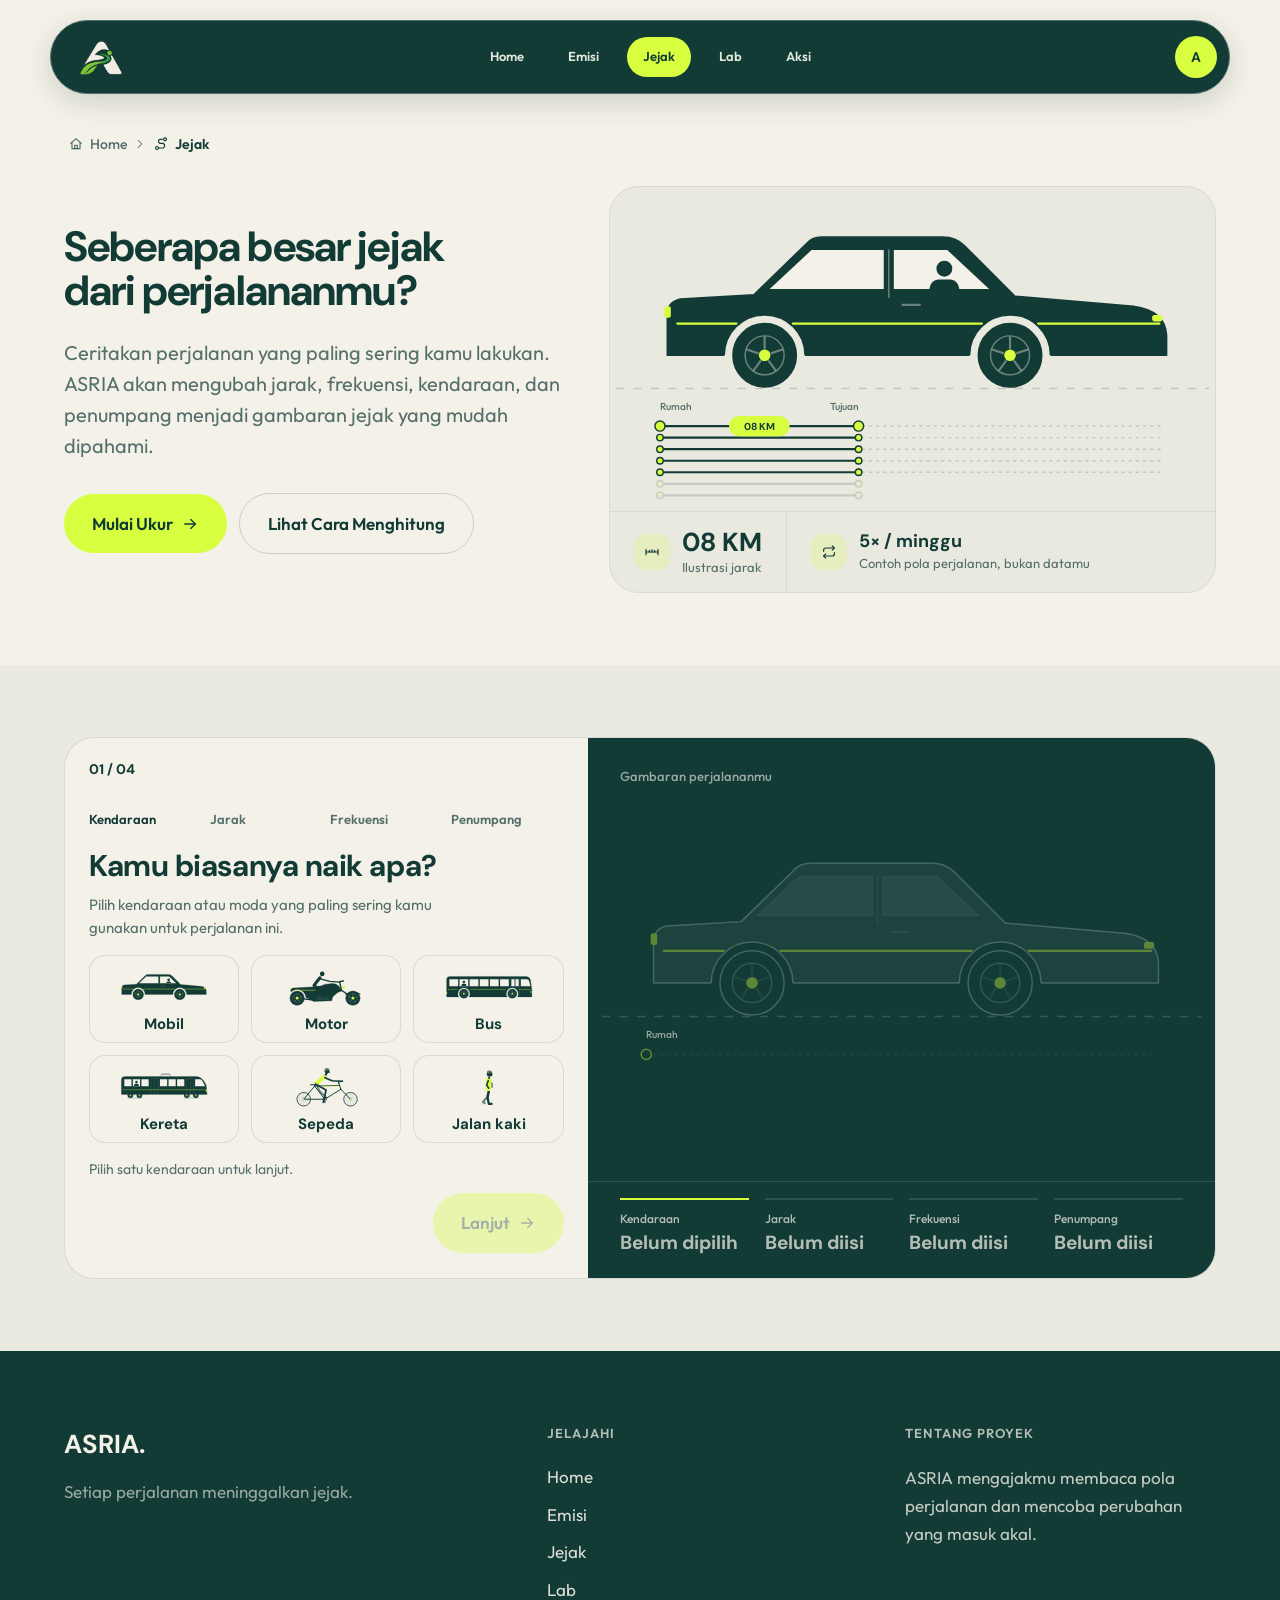
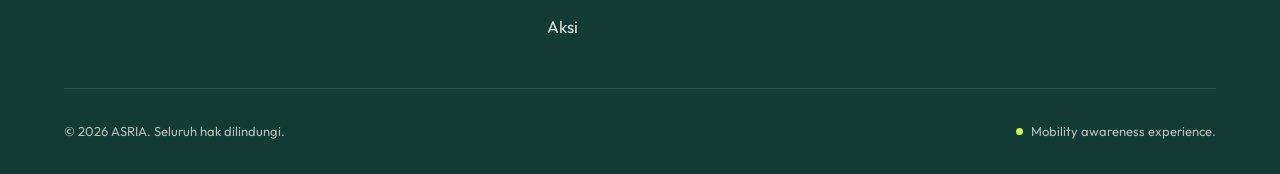
<file: pages/jejak.html>
<!DOCTYPE html>
<html lang="id">
<head>
  <meta charset="UTF-8" />
  <meta name="viewport" content="width=device-width, initial-scale=1.0" />
  <title>ASRIA. | Jejak</title>
  <meta name="description" content="Ukur jejak dari perjalananmu. Pilih kendaraan, jarak, frekuensi, dan penumpang, lalu lihat gambaran jejak yang terbentuk di ASRIA." />
  <link rel="icon" type="image/png" href="../media/asria-logo-navbar.png">
  <link rel="stylesheet" href="../css/main.css" />
  <link rel="stylesheet" href="../css/pages/jejak.css" />
  <link rel="stylesheet" href="../css/refinements.css" />
</head>
<body data-page="jejak">
  <a class="skip-link" href="#main-content">Langsung ke konten</a>
  <svg width="0" height="0" style="position:absolute" aria-hidden="true" focusable="false">
    <defs>
      <symbol id="ic-home" viewBox="0 0 24 24">
        <path d="M4 11l8-7 8 7"/>
        <path d="M6 10v9h12v-9"/>
        <path d="M10 19v-5h4v5"/>
      </symbol>
      <symbol id="ic-chevron" viewBox="0 0 24 24">
        <path d="M9 6l6 6-6 6"/>
      </symbol>
      <symbol id="ic-route" viewBox="0 0 24 24">
        <path d="M8.2 18H14a3.5 3.5 0 0 0 0-7H10a3.5 3.5 0 0 1 0-6h3.8"/>
        <circle cx="6" cy="18" r="2.2"/>
        <circle cx="18" cy="5" r="2.2"/>
      </symbol>
      <symbol id="ic-distance" viewBox="0 0 24 24">
        <path d="M3 12h18"/>
        <path d="M3 8v8M21 8v8"/>
        <path d="M8 12v-2.5M12 12v-3.5M16 12v-2.5"/>
      </symbol>
      <symbol id="ic-frequency" viewBox="0 0 24 24">
        <path d="M17 3l3 3-3 3"/>
        <path d="M4 11V9a3 3 0 0 1 3-3h13"/>
        <path d="M7 21l-3-3 3-3"/>
        <path d="M20 13v2a3 3 0 0 1-3 3H4"/>
      </symbol>
      <symbol id="ic-arrow" viewBox="0 0 24 24">
        <path d="M5 12h14"/>
        <path d="M13 6l6 6-6 6"/>
      </symbol>
      <symbol id="ic-arrow-left" viewBox="0 0 24 24">
        <path d="M19 12H5"/>
        <path d="M11 6l-6 6 6 6"/>
      </symbol>
      <symbol id="ic-check" viewBox="0 0 24 24">
        <path d="M5 12.5l4.5 4.5L19 7.5"/>
      </symbol>
      <symbol id="ic-plus" viewBox="0 0 24 24">
        <path d="M12 5v14"/>
        <path d="M5 12h14"/>
      </symbol>
      <symbol id="ic-minus" viewBox="0 0 24 24">
        <path d="M5 12h14"/>
      </symbol>
      <symbol id="ic-edit" viewBox="0 0 24 24">
        <path d="M4 20h4L19 9l-4-4L4 16v4z"/>
        <path d="M13.5 6.5l4 4"/>
      </symbol>
      <symbol id="ic-close" viewBox="0 0 24 24">
        <path d="M6 6l12 12M18 6L6 18"/>
      </symbol>
    </defs>
  </svg>

  <header>
    <nav class="navbar" aria-label="Navigasi utama">
      <div class="navbar__inner">
        <a href="../index.html" class="navbar__logo" aria-label="ASRIA, halaman utama"><img src="../media/asria-logo-navbar.png" alt="" width="48" height="48" decoding="async"></a>

        <ul class="navbar__links">
          <li><a href="../index.html" class="navbar__link">Home</a></li>
          <li><a href="../pages/emisi.html" class="navbar__link">Emisi</a></li>
          <li><a href="../pages/jejak.html" class="navbar__link is-active" aria-current="page">Jejak</a></li>
          <li><a href="../pages/lab.html" class="navbar__link">Lab</a></li>
          <li><a href="../pages/aksi.html" class="navbar__link">Aksi</a></li>
        </ul>

        <div class="navbar__right">
          <div class="navbar__profile">
            <button
              class="navbar__avatar"
              type="button"
              aria-haspopup="true"
              aria-expanded="false"
              aria-label="Buka menu profil"
            >A</button>

            <div class="navbar__dropdown" role="menu">
              <a class="navbar__dropdown-item" role="menuitem" href="../pages/profile.html">
                <svg class="icon icon--sm" viewBox="0 0 24 24"><path d="M20 21a8 8 0 0 0-16 0"/><circle cx="12" cy="7" r="4"/></svg>
                Profile
              </a>
              <button class="navbar__dropdown-item" role="menuitem" type="button" data-action="logout">
                <svg class="icon icon--sm" viewBox="0 0 24 24"><path d="M15 3h4a2 2 0 0 1 2 2v14a2 2 0 0 1-2 2h-4"/><path d="M10 17l5-5-5-5"/><path d="M15 12H3"/></svg>
                Logout
              </button>
            </div>
          </div>

          <button class="navbar__burger" type="button" aria-label="Buka menu navigasi" aria-expanded="false" aria-controls="mobile-navigation">
            <svg viewBox="0 0 24 24" class="icon"><path d="M4 7h16"/><path d="M4 12h16"/><path d="M4 17h16"/></svg>
          </button>
        </div>
      </div>
    </nav>

    <nav class="navbar__mobile-menu" id="mobile-navigation" aria-hidden="true" aria-label="Navigasi mobile">
      <a href="../index.html" class="navbar__mobile-link">Home</a>
      <a href="../pages/emisi.html" class="navbar__mobile-link">Emisi</a>
      <a href="../pages/jejak.html" class="navbar__mobile-link">Jejak</a>
      <a href="../pages/lab.html" class="navbar__mobile-link">Lab</a>
      <a href="../pages/aksi.html" class="navbar__mobile-link">Aksi</a>
    </nav>
  </header>

  <main id="main-content">
    <div class="jk-crumbs">
      <div class="container">
        <nav aria-label="Breadcrumb">
          <ol class="jk-crumbs__list">
            <li class="jk-crumbs__item">
              <a class="jk-crumbs__link" href="../index.html"><svg class="icon jk-crumbs__icon" viewBox="0 0 24 24" aria-hidden="true" focusable="false"><use href="#ic-home"/></svg><span>Home</span></a>
            </li>
            <li class="jk-crumbs__sep" aria-hidden="true"><svg class="icon jk-crumbs__chev" viewBox="0 0 24 24" aria-hidden="true" focusable="false"><use href="#ic-chevron"/></svg></li>
            <li class="jk-crumbs__item">
              <a class="jk-crumbs__link jk-crumbs__link--current" href="../pages/jejak.html" aria-current="page"><svg class="icon jk-crumbs__icon" viewBox="0 0 24 24" aria-hidden="true" focusable="false"><use href="#ic-route"/></svg><span>Jejak</span></a>
            </li>
          </ol>
        </nav>
      </div>
    </div>

    <section class="jk-hero" aria-labelledby="jk-hero-title">
      <div class="container jk-hero__inner">
        <div class="jk-hero__copy">
          <h1 id="jk-hero-title" class="jk-hero__title">Seberapa besar jejak<br />dari perjalananmu?</h1>
          <p class="jk-hero__lead">Ceritakan perjalanan yang paling sering kamu lakukan. ASRIA akan mengubah jarak, frekuensi, kendaraan, dan penumpang menjadi gambaran jejak yang mudah dipahami.</p>
          <div class="jk-hero__ctas">
            <a href="#ukur" class="btn btn--primary" data-start>Mulai Ukur <svg class="icon" viewBox="0 0 24 24" aria-hidden="true" focusable="false"><use href="#ic-arrow"/></svg></a>
            <button type="button" class="btn btn--secondary" data-open-method>Lihat Cara Menghitung</button>
          </div>
        </div>

        <figure class="jk-hero__visual">
          <div class="jk-hero__stage" data-hero-scene></div>
          <figcaption class="jk-hero__data">
            <div class="jk-hero__cell">
              <span class="jk-hero__cell-icon"><svg class="icon icon--sm" viewBox="0 0 24 24" aria-hidden="true" focusable="false"><use href="#ic-distance"/></svg></span>
              <span class="jk-hero__cell-body"><span class="jk-hero__cell-value">08 KM</span><span class="jk-hero__cell-label">Ilustrasi jarak</span></span>
            </div>
            <div class="jk-hero__cell">
              <span class="jk-hero__cell-icon"><svg class="icon icon--sm" viewBox="0 0 24 24" aria-hidden="true" focusable="false"><use href="#ic-frequency"/></svg></span>
              <span class="jk-hero__cell-body"><span class="jk-hero__cell-value jk-hero__cell-value--sm">5× / minggu</span><span class="jk-hero__cell-label">Contoh pola perjalanan, bukan datamu</span></span>
            </div>
          </figcaption>
        </figure>
      </div>
    </section>

    <section id="ukur" class="jk-measure" aria-labelledby="jk-q-title">
      <div class="container">
        <div class="jk-panel" data-panel>
          <div class="jk-panel__head">
            <div class="jk-progress">
              <p class="jk-progress__count" aria-hidden="true"><span data-step-number>01</span> / 04</p>
              <ol class="jk-progress__list" aria-label="Langkah pengukuran">
                <li><button type="button" class="jk-progress__step" data-goto="0"><span class="jk-progress__bar"></span><span class="jk-progress__name">Kendaraan</span></button></li>
                <li><button type="button" class="jk-progress__step" data-goto="1"><span class="jk-progress__bar"></span><span class="jk-progress__name">Jarak</span></button></li>
                <li><button type="button" class="jk-progress__step" data-goto="2"><span class="jk-progress__bar"></span><span class="jk-progress__name">Frekuensi</span></button></li>
                <li><button type="button" class="jk-progress__step" data-goto="3"><span class="jk-progress__bar"></span><span class="jk-progress__name">Penumpang</span></button></li>
              </ol>
            </div>
            <h2 class="jk-panel__title" id="jk-q-title" tabindex="-1" data-q-title>Kamu biasanya naik apa?</h2>
            <p class="jk-panel__help" id="jk-q-help" data-q-help>Pilih kendaraan atau moda yang paling sering kamu gunakan untuk perjalanan ini.</p>
          </div>

          <figure class="jk-stage">
            <p class="jk-stage__tag">Gambaran perjalananmu</p>
            <div class="jk-stage__scene" data-stage-scene></div>
            <figcaption class="jk-stage__foot">
              <ul class="jk-readout" data-readout>
                <li class="jk-readout__item" data-readout-item="vehicle"><span class="jk-readout__label">Kendaraan</span><span class="jk-readout__value" data-readout-value>Belum dipilih</span></li>
                <li class="jk-readout__item" data-readout-item="distance"><span class="jk-readout__label">Jarak</span><span class="jk-readout__value" data-readout-value>Belum diisi</span></li>
                <li class="jk-readout__item" data-readout-item="frequency"><span class="jk-readout__label">Frekuensi</span><span class="jk-readout__value" data-readout-value>Belum diisi</span></li>
                <li class="jk-readout__item" data-readout-item="occupancy"><span class="jk-readout__label">Penumpang</span><span class="jk-readout__value" data-readout-value>Belum diisi</span></li>
              </ul>
            </figcaption>
          </figure>

          <div class="jk-panel__controls">
            <fieldset class="jk-fs" data-step-panel="vehicle" aria-describedby="jk-q-help">
              <legend class="visually-hidden">Kendaraan yang paling sering kamu gunakan</legend>
              <div class="jk-vehicles" data-vehicles></div>
            </fieldset>

            <fieldset class="jk-fs" data-step-panel="distance" aria-describedby="jk-q-help" hidden>
              <legend class="visually-hidden">Jarak satu kali perjalanan dalam kilometer</legend>
              <div class="jk-distance">
                <div class="jk-distance__readout">
                  <button type="button" class="jk-round" data-distance-step="-1" aria-label="Kurangi 1 kilometer"><svg class="icon icon--sm" viewBox="0 0 24 24" aria-hidden="true" focusable="false"><use href="#ic-minus"/></svg></button>
                  <div class="jk-distance__value">
                    <output for="jk-distance" class="jk-distance__number" data-distance-out>08 KM</output>
                    <span class="jk-distance__label" data-distance-note>Estimasi jarak perjalanan</span>
                  </div>
                  <button type="button" class="jk-round" data-distance-step="1" aria-label="Tambah 1 kilometer"><svg class="icon icon--sm" viewBox="0 0 24 24" aria-hidden="true" focusable="false"><use href="#ic-plus"/></svg></button>
                </div>
                <label class="visually-hidden" for="jk-distance">Jarak satu kali perjalanan</label>
                <input class="jk-range" id="jk-distance" type="range" min="1" max="30" step="1" value="8" aria-valuetext="8 kilometer" />
                <div class="jk-distance__scale" aria-hidden="true"><span>1 KM</span><span>15 KM</span><span>30 KM</span></div>
              </div>
            </fieldset>

            <fieldset class="jk-fs" data-step-panel="frequency" aria-describedby="jk-q-help" hidden>
              <legend class="visually-hidden">Jumlah perjalanan dalam satu minggu</legend>
              <div class="jk-freq" data-freq></div>
              <p class="jk-freq__note" aria-live="polite" data-freq-note>Perjalanan sesekali.</p>
              <p class="jk-freq__hint">Perjalanan pergi dan pulang dihitung sebagai dua perjalanan.</p>
            </fieldset>

            <fieldset class="jk-fs" data-step-panel="occupancy" aria-describedby="jk-q-help" hidden>
              <legend class="visually-hidden">Jumlah orang dalam perjalanan</legend>
              <div class="jk-occ" data-occupancy></div>
            </fieldset>
          </div>

          <div class="jk-panel__nav">
            <p class="jk-panel__status" aria-live="polite" data-status></p>
            <div class="jk-panel__buttons">
              <button type="button" class="btn btn--secondary jk-btn-back" data-back aria-label="Kembali ke langkah sebelumnya"><svg class="icon" viewBox="0 0 24 24" aria-hidden="true" focusable="false"><use href="#ic-arrow-left"/></svg> <span class="jk-btn-back__text">Kembali</span></button>
              <button type="button" class="btn btn--primary jk-btn-next" data-next><span data-next-label>Lanjut</span> <svg class="icon" viewBox="0 0 24 24" aria-hidden="true" focusable="false"><use href="#ic-arrow"/></svg></button>
            </div>
          </div>
        </div>
      </div>
    </section>

    <section id="hasil" class="jk-result on-dark" aria-labelledby="jk-result-title" data-after hidden>
      <div class="container jk-result__grid">
        <div class="jk-result__copy">
          <h2 id="jk-result-title" tabindex="-1">Ini gambaran jejakmu.</h2>
          <p class="jk-result__lead">Estimasi berdasarkan pola perjalanan yang kamu masukkan.</p>

          <div class="jk-result__figure">
            <p class="jk-result__number" data-r-weekly>0</p>
            <p class="jk-result__unit"><span>kg CO₂e / minggu</span><span class="jk-result__badge">Estimasi</span></p>
          </div>

          <dl class="jk-result__facts">
            <div><dt>Per perjalanan</dt><dd data-r-trip>0 kg</dd></div>
            <div><dt>Per bulan</dt><dd data-r-month>0 kg</dd></div>
          </dl>

          <p class="jk-result__note" data-r-note></p>

          <div class="jk-result__actions">
            <button type="button" class="btn btn--secondary btn--sm" data-edit><svg class="icon" viewBox="0 0 24 24" aria-hidden="true" focusable="false"><use href="#ic-edit"/></svg> Ubah perjalanan</button>
            <button type="button" class="jk-textbtn" data-reset>Mulai dari awal</button>
          </div>
        </div>

        <figure class="jk-result__stage">
          <div class="jk-result__scene" data-result-scene></div>
          <figcaption class="jk-result__caption">
            <span class="jk-result__equation" data-r-equation></span>
            <span class="jk-result__who" data-r-who></span>
          </figcaption>
        </figure>
      </div>
    </section>

    <section id="rincian" class="jk-section" aria-labelledby="jk-breakdown-title" data-after hidden>
      <div class="container">
        <header class="jk-head">
          <h2 id="jk-breakdown-title">Jejakmu terbentuk dari pola ini.</h2>
          <p>Setiap bagian ikut menentukan angka akhirmu. Ubah salah satunya kapan saja.</p>
        </header>
        <ol class="jk-rows" data-rows></ol>
      </div>
    </section>

    <section id="rutinitas" class="jk-section jk-section--tint" aria-labelledby="jk-routine-title" data-after hidden>
      <div class="container">
        <header class="jk-head jk-head--wide">
          <h2 id="jk-routine-title">Satu perjalanan terlihat kecil. Rutinitas membuatnya terlihat.</h2>
          <p data-routine-note>Jarak yang sama, diulang sesuai kebiasaanmu.</p>
        </header>

        <div class="jk-ledger" data-ledger>
          <div class="jk-ledger__row">
            <div class="jk-ledger__label">
              <p class="jk-ledger__name">1 perjalanan</p>
              <p class="jk-ledger__meta" data-l-one-meta>8 KM</p>
            </div>
            <div class="jk-ledger__lanes" data-l-one-lanes></div>
            <p class="jk-ledger__value"><span data-l-one-value>0</span><small>kg CO₂e</small></p>
          </div>
          <div class="jk-ledger__row jk-ledger__row--routine">
            <div class="jk-ledger__label">
              <p class="jk-ledger__name" data-l-routine-name>5× / minggu</p>
              <p class="jk-ledger__meta" data-l-routine-meta>40 KM dalam seminggu</p>
            </div>
            <div class="jk-ledger__lanes" data-l-routine-lanes></div>
            <p class="jk-ledger__value jk-ledger__value--big"><span data-l-routine-value>0</span><small>kg CO₂e</small></p>
          </div>
        </div>
      </div>
    </section>

    <section id="metodologi" class="jk-section jk-trust" aria-labelledby="jk-trust-title" data-after hidden>
      <div class="container jk-trust__inner">
        <div class="jk-trust__copy">
          <h2 id="jk-trust-title">Angka ini bukan penilaian.</h2>
          <p class="jk-trust__lead">Jejak perjalanan berbeda untuk setiap orang. Angka ini adalah estimasi untuk membantu melihat pola perjalananmu dan menjadi titik awal untuk mencoba perubahan.</p>
        </div>
        <div class="jk-trust__action">
          <button type="button" class="jk-link" data-open-method>Lihat metodologi perhitungan <svg class="icon" viewBox="0 0 24 24" aria-hidden="true" focusable="false"><use href="#ic-arrow"/></svg></button>
        </div>
      </div>
    </section>

    <section id="lab" class="jk-labcta" aria-labelledby="jk-lab-title" data-after hidden>
      <div class="container">
        <div class="jk-lab on-dark">
          <div class="jk-lab__copy">
            <h2 id="jk-lab-title">Bagaimana kalau satu hal diubah?</h2>
            <p class="jk-lab__text">Sekarang kamu sudah tahu gambaran jejakmu. Lihat bagaimana hasilnya berubah saat satu kebiasaan ikut berubah.</p>
            <a href="../pages/lab.html" class="btn btn--primary">Coba di Lab <svg class="icon" viewBox="0 0 24 24" aria-hidden="true" focusable="false"><use href="#ic-arrow"/></svg></a>
          </div>
          <div class="jk-lab__visual">
            <div class="jk-lab__scene" data-lab-scene></div>
            <ul class="jk-lab__chips" data-lab-chips aria-label="Pola perjalananmu"></ul>
          </div>
        </div>
      </div>
    </section>
  </main>

  <dialog class="jk-dialog" id="jk-method" aria-labelledby="jk-method-title">
    <div class="jk-dialog__panel">
      <header class="jk-dialog__head">
        <h2 id="jk-method-title">Cara menghitung</h2>
        <button type="button" class="jk-round jk-round--light" data-close-method aria-label="Tutup"><svg class="icon icon--sm" viewBox="0 0 24 24" aria-hidden="true" focusable="false"><use href="#ic-close"/></svg></button>
      </header>
      <div class="jk-dialog__body">
        <p class="jk-dialog__formula">Estimasi mingguan = jarak × jumlah perjalanan × faktor kendaraan. Untuk mobil dan motor, hasilnya dibagi jumlah orang di dalamnya.</p>
        <ul class="jk-dialog__points">
          <li>Hasilnya adalah estimasi, bukan hasil pengukuran langsung.</li>
          <li>Faktor kendaraan dapat berbeda, tergantung jenis dan efisiensinya.</li>
          <li>Kondisi kendaraan dan situasi perjalanan dapat memengaruhi emisi.</li>
          <li>Angka ini tidak menggambarkan seluruh dampak lingkungan.</li>
          <li>Metode ini digunakan sebagai pendekatan edukatif.</li>
        </ul>
        <div class="jk-dialog__factors">
          <p class="jk-dialog__sub">Faktor contoh yang dipakai halaman ini</p>
          <dl class="jk-factors" data-factors></dl>
          <p class="jk-dialog__fine">Nilai awal untuk edukasi. Angka ini dapat diperbarui saat data yang lebih tepat tersedia.</p>
        </div>
      </div>
    </div>
  </dialog>

  <footer class="footer">
    <div class="container">
      <div class="footer__top">
        <div>
          <p class="footer__brand-logo">ASRIA.</p>
          <p class="footer__tagline">Setiap perjalanan meninggalkan jejak.</p>
        </div>

        <nav aria-label="Navigasi footer">
          <p class="footer__heading">Jelajahi</p>
          <ul class="footer__list">
            <li><a href="../index.html" class="footer__link">Home</a></li>
            <li><a href="../pages/emisi.html" class="footer__link">Emisi</a></li>
            <li><a href="../pages/jejak.html" class="footer__link">Jejak</a></li>
            <li><a href="../pages/lab.html" class="footer__link">Lab</a></li>
            <li><a href="../pages/aksi.html" class="footer__link">Aksi</a></li>
          </ul>
        </nav>

        <div class="footer__about">
          <p class="footer__heading">Tentang proyek</p>
          <p>ASRIA mengajakmu membaca pola perjalanan dan mencoba perubahan yang masuk akal.</p>
        </div>
      </div>

      <div class="footer__bottom">
        <p class="footer__copyright">&copy; 2026 ASRIA. Seluruh hak dilindungi.</p>
        <span class="footer__status">Mobility awareness experience.</span>
      </div>
    </div>
  </footer>

  <script type="module" src="../js/main.js"></script>
</body>
</html>
</file>
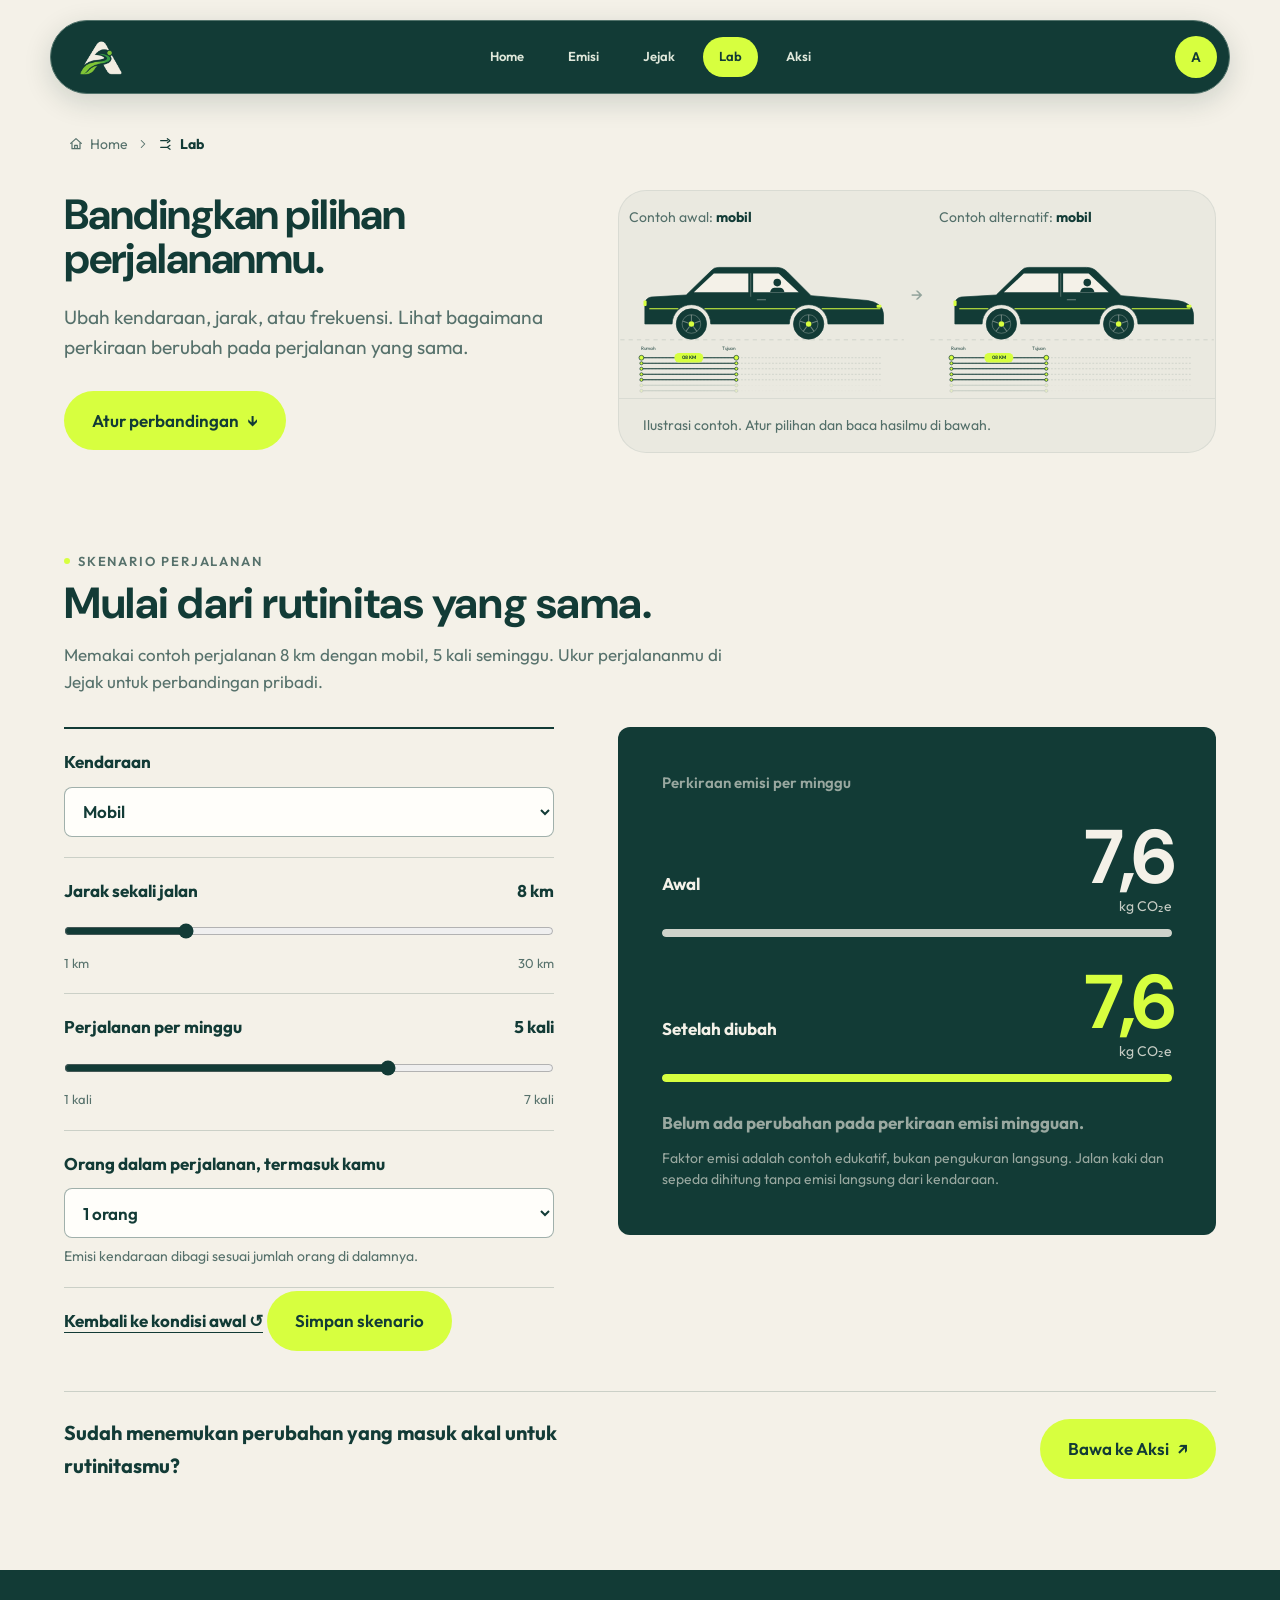
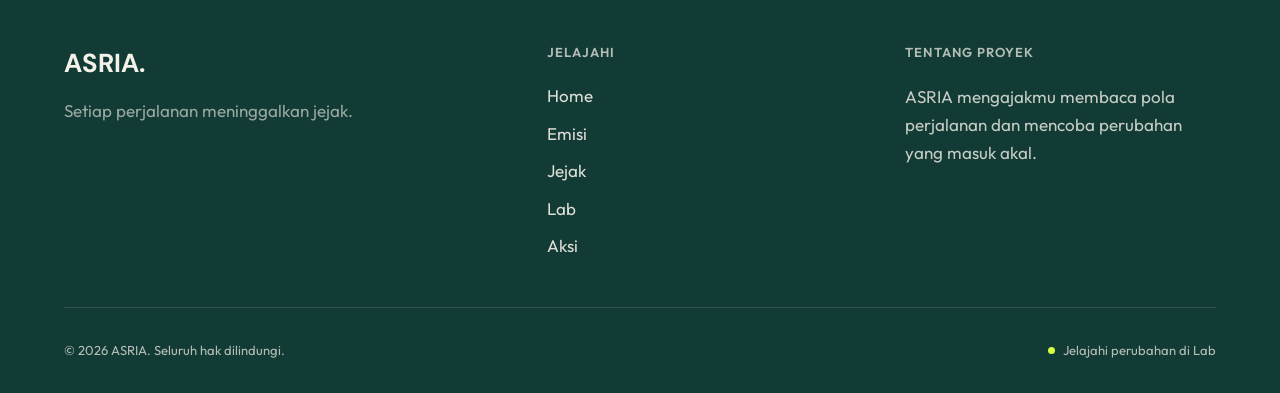
<file: pages/lab.html>
<!DOCTYPE html>
<html lang="id">
<head>
  <meta charset="UTF-8" />
  <meta name="viewport" content="width=device-width, initial-scale=1.0" />
  <title>ASRIA. | Lab</title>
  <meta name="description" content="Halaman Lab ASRIA. Bagian dari alur Tahu, Paham, Ukur, Coba, Ubah." />
  <link rel="icon" type="image/png" href="../media/asria-logo-navbar.png">
  <link rel="stylesheet" href="../css/main.css" />
  <link rel="stylesheet" href="../css/components/vehicle-art.css" />
  <link rel="stylesheet" href="../css/pages/lab.css" />
  <link rel="stylesheet" href="../css/pages/journey-hero.css" />
  <link rel="stylesheet" href="../css/refinements.css" />
</head>
<body data-page="lab">
  <a class="skip-link" href="#main-content">Langsung ke konten</a>

  <header>
    <nav class="navbar" aria-label="Navigasi utama">
      <div class="navbar__inner">
        <a href="../index.html" class="navbar__logo" aria-label="ASRIA, halaman utama"><img src="../media/asria-logo-navbar.png" alt="" width="48" height="48" decoding="async"></a>

        <ul class="navbar__links">
          <li><a href="../index.html" class="navbar__link">Home</a></li>
          <li><a href="../pages/emisi.html" class="navbar__link">Emisi</a></li>
          <li><a href="../pages/jejak.html" class="navbar__link">Jejak</a></li>
          <li><a href="../pages/lab.html" class="navbar__link is-active" aria-current="page">Lab</a></li>
          <li><a href="../pages/aksi.html" class="navbar__link">Aksi</a></li>
        </ul>

        <div class="navbar__right">
          <div class="navbar__profile">
            <button
              class="navbar__avatar"
              type="button"
              aria-haspopup="true"
              aria-expanded="false"
              aria-label="Buka menu profil"
            >A</button>

            <div class="navbar__dropdown" role="menu">
              <a class="navbar__dropdown-item" role="menuitem" href="../pages/profile.html">
                <svg class="icon icon--sm" viewBox="0 0 24 24"><path d="M20 21a8 8 0 0 0-16 0"/><circle cx="12" cy="7" r="4"/></svg>
                Profile
              </a>
              <button class="navbar__dropdown-item" role="menuitem" type="button" data-action="logout">
                <svg class="icon icon--sm" viewBox="0 0 24 24"><path d="M15 3h4a2 2 0 0 1 2 2v14a2 2 0 0 1-2 2h-4"/><path d="M10 17l5-5-5-5"/><path d="M15 12H3"/></svg>
                Logout
              </button>
            </div>
          </div>

          <button class="navbar__burger" type="button" aria-label="Buka menu navigasi" aria-expanded="false" aria-controls="mobile-navigation">
            <svg viewBox="0 0 24 24" class="icon"><path d="M4 7h16"/><path d="M4 12h16"/><path d="M4 17h16"/></svg>
          </button>
        </div>
      </div>
    </nav>

    <nav class="navbar__mobile-menu" id="mobile-navigation" aria-hidden="true" aria-label="Navigasi mobile">
      <a href="../index.html" class="navbar__mobile-link">Home</a>
      <a href="../pages/emisi.html" class="navbar__mobile-link">Emisi</a>
      <a href="../pages/jejak.html" class="navbar__mobile-link">Jejak</a>
      <a href="../pages/lab.html" class="navbar__mobile-link">Lab</a>
      <a href="../pages/aksi.html" class="navbar__mobile-link">Aksi</a>
    </nav>
  </header>

  <main id="main-content">
    <section class="lab-hero" aria-labelledby="lab-title">
      <div class="container">
        <nav class="journey-crumb" aria-label="Breadcrumb"><a href="../index.html"><svg viewBox="0 0 24 24" aria-hidden="true"><path d="M4 11l8-7 8 7M6 10v9h12v-9M10 19v-5h4v5"/></svg>Home</a><svg class="journey-crumb__chev" viewBox="0 0 24 24" aria-hidden="true"><path d="M9 6l6 6-6 6"/></svg><span aria-current="page"><svg viewBox="0 0 24 24" aria-hidden="true"><path d="M4 7h10M4 17h10M14 4l4 3-4 3M18 14l-4 3 4 3"/></svg>Lab</span></nav>
        <div class="journey-hero__layout"><div class="lab-hero__copy">
          <h1 id="lab-title">Bandingkan pilihan perjalananmu.</h1>
          <p class="lab-hero__lead">Ubah kendaraan, jarak, atau frekuensi. Lihat bagaimana perkiraan berubah pada perjalanan yang sama.</p>
          <a class="btn btn--primary" href="#bandingkan">Atur perbandingan <span aria-hidden="true">↓</span></a>
        </div><figure class="journey-hero__art journey-hero__art--lab lab-compare">
          <div class="lab-compare__row" data-lab-compare="before">
            <p class="lab-compare__caption">Contoh awal: <strong data-lab-compare-label="before">mobil</strong></p>
            <div class="lab-compare__stage" data-lab-scene="before"></div>
          </div>
          <span class="lab-compare__arrow" aria-hidden="true">↓</span>
          <div class="lab-compare__row" data-lab-compare="after">
            <p class="lab-compare__caption">Contoh alternatif: <strong data-lab-compare-label="after">mobil</strong></p>
            <div class="lab-compare__stage" data-lab-scene="after"></div>
          </div>
          <figcaption>Ilustrasi contoh. Atur pilihan dan baca hasilmu di bawah.</figcaption>
        </figure></div>
      </div>
    </section>

    <section class="lab-work" id="bandingkan" aria-labelledby="lab-work-title">
      <div class="container">
        <div class="lab-work__head">
          <p class="eyebrow">Skenario perjalanan</p>
          <h2 id="lab-work-title">Mulai dari rutinitas yang sama.</h2>
          <p id="lab-source">Memakai contoh perjalanan 8 km dengan mobil, 5 kali seminggu. Ukur perjalananmu di Jejak untuk perbandingan pribadi.</p>
        </div>
        <div class="lab-work__grid">
          <form class="lab-controls" aria-label="Ubah skenario perjalanan">
            <div class="lab-field">
              <label for="lab-vehicle">Kendaraan</label>
              <select id="lab-vehicle" name="vehicle"></select>
            </div>
            <div class="lab-field">
              <label for="lab-distance">Jarak sekali jalan <output id="lab-distance-value" for="lab-distance">8 km</output></label>
              <input id="lab-distance" name="distance" type="range" min="1" max="30" value="8">
              <div class="lab-field__scale" aria-hidden="true"><span>1 km</span><span>30 km</span></div>
            </div>
            <div class="lab-field">
              <label for="lab-frequency">Perjalanan per minggu <output id="lab-frequency-value" for="lab-frequency">5 kali</output></label>
              <input id="lab-frequency" name="frequency" type="range" min="1" max="7" value="5">
              <div class="lab-field__scale" aria-hidden="true"><span>1 kali</span><span>7 kali</span></div>
            </div>
            <div class="lab-field">
              <label for="lab-occupancy">Orang dalam perjalanan, termasuk kamu</label>
              <select id="lab-occupancy" name="occupancy"></select>
              <p id="lab-occupancy-note">Untuk bus dan kereta, faktor contoh sudah dihitung per penumpang.</p>
            </div>
            <button type="button" class="lab-reset" id="lab-reset">Kembali ke kondisi awal <span aria-hidden="true">↺</span></button>
            <button type="button" class="btn btn--primary" id="lab-save">Simpan skenario</button>
            <p id="lab-save-status" role="status" aria-live="polite"></p>
          </form>

          <div class="lab-result on-dark">
            <p class="lab-result__eyebrow">Perkiraan emisi per minggu</p>
            <div class="lab-result__row"><span>Awal</span><strong id="lab-before">7,6</strong><span>kg CO₂e</span></div>
            <div class="lab-result__track" aria-hidden="true"><span id="lab-before-bar"></span></div>
            <div class="lab-result__row lab-result__row--after"><span>Setelah diubah</span><strong id="lab-after">7,6</strong><span>kg CO₂e</span></div>
            <div class="lab-result__track lab-result__track--after" aria-hidden="true"><span id="lab-after-bar"></span></div>
            <p class="lab-result__delta" id="lab-delta" role="status" aria-live="polite">Coba ubah satu pengaturan untuk melihat perbedaannya.</p>
            <p class="lab-result__note">Faktor emisi adalah contoh edukatif, bukan pengukuran langsung. Jalan kaki dan sepeda dihitung tanpa emisi langsung dari kendaraan.</p>
          </div>
        </div>
        <div class="lab-next">
          <p>Sudah menemukan perubahan yang masuk akal untuk rutinitasmu?</p>
          <a href="../pages/aksi.html" class="btn btn--primary">Bawa ke Aksi <span aria-hidden="true">↗</span></a>
        </div>
      </div>
    </section>
  </main>

  <footer class="footer">
    <div class="container">
      <div class="footer__top">
        <div>
          <p class="footer__brand-logo">ASRIA.</p>
          <p class="footer__tagline">Setiap perjalanan meninggalkan jejak.</p>
        </div>

        <nav aria-label="Navigasi footer">
          <p class="footer__heading">Jelajahi</p>
          <ul class="footer__list">
            <li><a href="../index.html" class="footer__link">Home</a></li>
            <li><a href="../pages/emisi.html" class="footer__link">Emisi</a></li>
            <li><a href="../pages/jejak.html" class="footer__link">Jejak</a></li>
            <li><a href="../pages/lab.html" class="footer__link">Lab</a></li>
            <li><a href="../pages/aksi.html" class="footer__link">Aksi</a></li>
          </ul>
        </nav>

        <div class="footer__about">
          <p class="footer__heading">Tentang proyek</p>
          <p>ASRIA mengajakmu membaca pola perjalanan dan mencoba perubahan yang masuk akal.</p>
        </div>
      </div>

      <div class="footer__bottom">
        <p class="footer__copyright">&copy; 2026 ASRIA. Seluruh hak dilindungi.</p>
        <span class="footer__status">Jelajahi perubahan di Lab</span>
      </div>
    </div>
  </footer>

  <script type="module" src="../js/main.js"></script>
</body>
</html>
</file>
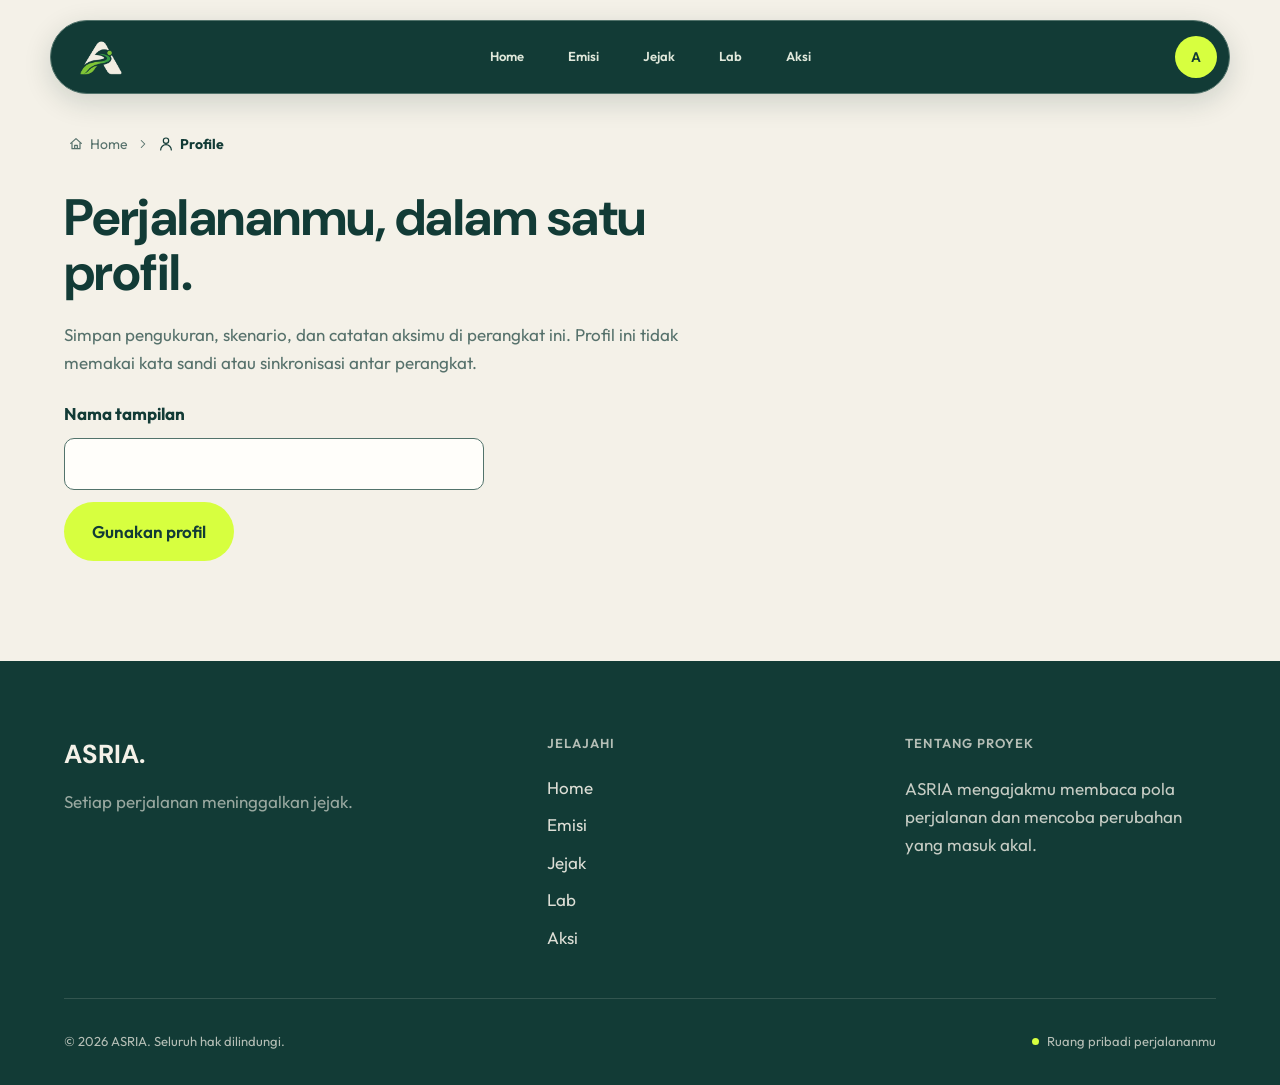
<file: pages/profile.html>
<!DOCTYPE html>
<html lang="id">
<head>
  <meta charset="UTF-8" />
  <meta name="viewport" content="width=device-width, initial-scale=1.0" />
  <title>ASRIA. | Profile</title>
  <meta name="description" content="Perjalananmu bersama ASRIA: rekap perjalanan, eksperimen, aksi, dan pola dari langkah Tahu, Paham, Ukur, Coba, Ubah." />
  <link rel="icon" type="image/png" href="../media/asria-logo-navbar.png">
  <link rel="stylesheet" href="../css/main.css" />
  <link rel="stylesheet" href="../css/components/vehicle-art.css" />
  <link rel="stylesheet" href="../css/pages/journey-hero.css" />
  <link rel="stylesheet" href="../css/pages/profile.css" />
  <link rel="stylesheet" href="../css/refinements.css" />
</head>
<body data-page="profile">
  <a class="skip-link" href="#profile-main">Langsung ke konten</a>

  <header>
    <nav class="navbar" aria-label="Navigasi utama">
      <div class="navbar__inner">
        <a href="../index.html" class="navbar__logo" aria-label="ASRIA, halaman utama"><img src="../media/asria-logo-navbar.png" alt="" width="48" height="48" decoding="async"></a>

        <ul class="navbar__links">
          <li><a href="../index.html" class="navbar__link">Home</a></li>
          <li><a href="../pages/emisi.html" class="navbar__link">Emisi</a></li>
          <li><a href="../pages/jejak.html" class="navbar__link">Jejak</a></li>
          <li><a href="../pages/lab.html" class="navbar__link">Lab</a></li>
          <li><a href="../pages/aksi.html" class="navbar__link">Aksi</a></li>
        </ul>

        <div class="navbar__right">
          <div class="navbar__profile">
            <button
              class="navbar__avatar"
              type="button"
              aria-haspopup="true"
              aria-expanded="false"
              aria-label="Buka menu profil"
            >A</button>

            <div class="navbar__dropdown" role="menu">
              <a class="navbar__dropdown-item" role="menuitem" href="../pages/profile.html" aria-current="page">
                <svg class="icon icon--sm" viewBox="0 0 24 24"><path d="M20 21a8 8 0 0 0-16 0"/><circle cx="12" cy="7" r="4"/></svg>
                Profile
              </a>
              <button class="navbar__dropdown-item" role="menuitem" type="button" data-action="logout">
                <svg class="icon icon--sm" viewBox="0 0 24 24"><path d="M15 3h4a2 2 0 0 1 2 2v14a2 2 0 0 1-2 2h-4"/><path d="M10 17l5-5-5-5"/><path d="M15 12H3"/></svg>
                Logout
              </button>
            </div>
          </div>

          <button class="navbar__burger" type="button" aria-label="Buka menu navigasi" aria-expanded="false" aria-controls="mobile-navigation">
            <svg viewBox="0 0 24 24" class="icon"><path d="M4 7h16"/><path d="M4 12h16"/><path d="M4 17h16"/></svg>
          </button>
        </div>
      </div>
    </nav>

    <nav class="navbar__mobile-menu" id="mobile-navigation" aria-hidden="true" aria-label="Navigasi mobile">
      <a href="../index.html" class="navbar__mobile-link">Home</a>
      <a href="../pages/emisi.html" class="navbar__mobile-link">Emisi</a>
      <a href="../pages/jejak.html" class="navbar__mobile-link">Jejak</a>
      <a href="../pages/lab.html" class="navbar__mobile-link">Lab</a>
      <a href="../pages/aksi.html" class="navbar__mobile-link">Aksi</a>
    </nav>
  </header>

  <main id="profile-main">

    <!-- 01 Profile header -->
    <section class="pf-hero" aria-labelledby="pf-name">
      <div class="container">
        <nav class="journey-crumb" aria-label="Breadcrumb"><a href="../index.html"><svg viewBox="0 0 24 24" aria-hidden="true"><path d="M4 11l8-7 8 7M6 10v9h12v-9M10 19v-5h4v5"/></svg>Home</a><svg class="journey-crumb__chev" viewBox="0 0 24 24" aria-hidden="true"><path d="M9 6l6 6-6 6"/></svg><span aria-current="page"><svg viewBox="0 0 24 24" aria-hidden="true"><path d="M20 21a8 8 0 0 0-16 0"/><circle cx="12" cy="7" r="4"/></svg>Profile</span></nav>

        <div class="pf-hero__layout">
          <div class="pf-id">
            <div class="pf-avatar" data-pf-avatar aria-hidden="true">A</div>
            <div class="pf-id__copy">
              <h1 id="pf-name" data-pf-name>Profilmu</h1>
              <p class="pf-id__tagline">Pengukuran, skenario, dan langkah yang kamu simpan di perangkat ini.</p>
              <p class="pf-id__meta">Bergabung sejak <span data-pf-joined>Belum dimulai</span></p>
              <div class="pf-id__actions">
                <button class="btn btn--secondary btn--sm" type="button" data-pf-soon="Edit profil">Edit Profil</button>
                <button class="pf-quiet" type="button" data-pf-logout>Logout</button>
              </div>
            </div>
          </div>

          <figure class="pf-fingerprint" aria-labelledby="pf-fp-cap">
            <svg viewBox="0 0 260 84" role="img" aria-label="Sidik perjalanan: satu titik untuk setiap pengukuran yang tersimpan" data-pf-fingerprint=""></svg>
            <figcaption id="pf-fp-cap"><strong data-pf-fp-count>0</strong> pengukuran tersimpan</figcaption>
          </figure>
        </div>
        <p class="pf-status" role="status" aria-live="polite" data-pf-status></p>
      </div>
    </section>

    <!-- 02 Journey snapshot -->
    <section class="pf-section pf-section--tight-top" aria-labelledby="pf-snapshot-title">
      <div class="container">
        <div class="pf-head" data-reveal>
          <h2 id="pf-snapshot-title">Gambaran perjalananmu</h2>
          <p class="pf-note">Ringkasan dari catatan yang kamu simpan.</p>
        </div>
        <dl class="pf-metrics" data-reveal data-pf-snapshot></dl>
      </div>
    </section>

    <!-- 03 ASRIA progress -->
    <section class="pf-section" aria-labelledby="pf-progress-title">
      <div class="container">
        <div class="pf-head" data-reveal>
          <h2 id="pf-progress-title">Sejauh mana perjalananmu?</h2>
          <p data-pf-progress-copy></p>
        </div>
        <ol class="pf-steps" data-reveal data-pf-progress aria-label="Tahapan ASRIA"></ol>
      </div>
    </section>

    <!-- 04 Current journey -->
    <section class="pf-section pf-section--dark on-dark" aria-labelledby="pf-journey-title">
      <div class="container pf-split">
        <div data-reveal>
          <p class="eyebrow">Dari Jejak</p>
          <h2 id="pf-journey-title">Perjalanan terakhir</h2>
          <dl class="pf-facts" data-pf-journey></dl>
          <a href="../pages/jejak.html" class="btn btn--primary pf-cta">Lihat Jejak <svg viewBox="0 0 24 24" aria-hidden="true"><path d="M5 12h14"/><path d="M13 6l6 6-6 6"/></svg></a>
        </div>
        <figure class="pf-scene jv-theme-dark" data-reveal data-pf-scene aria-label="Ilustrasi perjalanan terakhir">
          <div class="pf-scene__stage">
            <svg viewBox="0 0 620 260" aria-hidden="true" focusable="false">
              <path class="jv-road" d="M20 240H600"/>
              <path class="pf-scene__base" d="M56 48H196L236 84H384L424 48H564"/>
              <path class="pf-scene__run" pathLength="1" d="M56 48H196L236 84H384L424 48H564"/>
              <circle class="pf-scene__node" cx="56" cy="48" r="10"/>
              <circle class="pf-scene__node" cx="564" cy="48" r="10"/>
            </svg>
            <div class="pf-scene__vehicle" data-pf-scene-vehicle></div>
          </div>
          <figcaption><span>Rumah</span><b data-pf-scene-distance>8 KM</b><span>Tujuan</span></figcaption>
        </figure>
      </div>
    </section>

    <!-- 05 Recent activity -->
    <section class="pf-section" aria-labelledby="pf-activity-title">
      <div class="container pf-split pf-split--narrow-head">
        <div class="pf-head" data-reveal>
          <h2 id="pf-activity-title">Aktivitas terbaru</h2>
          <p>Langkah terakhirmu di Emisi, Jejak, Lab, dan Aksi.</p>
        </div>
        <ol class="pf-timeline" data-reveal data-pf-activity></ol>
      </div>
    </section>

    <!-- 06 Saved experiments -->
    <section class="pf-section pf-section--rule" aria-labelledby="pf-exp-title">
      <div class="container">
        <div class="pf-head pf-head--row" data-reveal>
          <div>
            <h2 id="pf-exp-title">Eksperimen tersimpan</h2>
            <p>Skenario yang pernah kamu bandingkan di Lab. Angkanya estimasi edukatif.</p>
          </div>
          <a href="../pages/lab.html" class="btn btn--secondary btn--sm">Lihat di Lab <svg viewBox="0 0 24 24" aria-hidden="true"><path d="M5 12h14"/><path d="M13 6l6 6-6 6"/></svg></a>
        </div>
        <ul class="pf-exps" data-pf-experiments></ul>
      </div>
    </section>

    <!-- 07 Current action -->
    <section class="pf-section" aria-labelledby="pf-action-title">
      <div class="container pf-split pf-split--narrow-head">
        <div class="pf-head" data-reveal>
          <h2 id="pf-action-title">Aksi yang sedang kamu coba</h2>
          <p>Diambil dari daftar langkah di Aksi.</p>
        </div>
        <article class="pf-action" data-reveal data-pf-action></article>
      </div>
    </section>

    <!-- 08 Journey patterns -->
    <section class="pf-section pf-section--rule" aria-labelledby="pf-pattern-title">
      <div class="container pf-split">
        <div class="pf-head" data-reveal>
          <h2 id="pf-pattern-title">Pola perjalananmu</h2>
          <dl class="pf-facts pf-facts--light" data-pf-pattern-facts></dl>
        </div>
        <div data-reveal>
          <h3 class="pf-h3" id="pf-bars-title">Moda yang kamu pakai</h3>
          <ul class="pf-bars" aria-labelledby="pf-bars-title" data-pf-bars></ul>
        </div>
      </div>
    </section>

    <!-- 09 Monthly summary -->
    <section class="pf-section pf-section--dark on-dark" aria-labelledby="pf-month-title">
      <div class="container">
        <div class="pf-head" data-reveal>
          <p class="eyebrow" data-pf-month-name>Ringkasan bulan ini</p>
          <h2 id="pf-month-title">Bulan ini</h2>
        </div>
        <div class="pf-month" data-reveal>
          <dl class="pf-month__stats" data-pf-month></dl>
          <figure class="pf-days">
            <svg viewBox="0 0 300 96" role="img" aria-label="Hari-hari dengan pengukuran tersimpan bulan ini" data-pf-days=""></svg>
            <figcaption>Satu titik untuk setiap hari. Titik lebih besar berarti beberapa pengukuran.</figcaption>
          </figure>
        </div>
      </div>
    </section>

    <!-- 10 Personal insight -->
    <section class="pf-section" aria-labelledby="pf-insight-title">
      <div class="container pf-split pf-split--narrow-head">
        <div class="pf-head" data-reveal>
          <h2 id="pf-insight-title">Yang terlihat dari perjalananmu</h2>
        </div>
        <ul class="pf-insights" data-reveal data-pf-insights></ul>
      </div>
    </section>

    <!-- 11 Milestones + badges -->
    <section class="pf-section pf-section--rule" aria-labelledby="pf-mile-title">
      <div class="container">
        <div class="pf-head" data-reveal>
          <h2 id="pf-mile-title">Jejak yang sudah kamu jelajahi</h2>
        </div>
        <ul class="pf-miles" data-reveal data-pf-milestones></ul>

        <h3 class="pf-h3 pf-badges-title" id="pf-badges-title">Pencapaian</h3>
        <ul class="pf-badges" aria-labelledby="pf-badges-title" data-reveal data-pf-badges></ul>
      </div>
    </section>

    <!-- 12 Account settings -->
    <section class="pf-section pf-section--last" aria-labelledby="pf-settings-title">
      <div class="container pf-split pf-split--narrow-head">
        <div class="pf-head" data-reveal>
          <h2 id="pf-settings-title">Pengaturan akun</h2>
        </div>
        <div data-reveal>
          <ul class="pf-settings" data-pf-settings></ul>
          <p class="pf-status" role="status" aria-live="polite" data-pf-status></p>
        </div>
      </div>
    </section>

  </main>

  <footer class="footer">
    <div class="container">
      <div class="footer__top">
        <div>
          <p class="footer__brand-logo">ASRIA.</p>
          <p class="footer__tagline">Setiap perjalanan meninggalkan jejak.</p>
        </div>

        <nav aria-label="Navigasi footer">
          <p class="footer__heading">Jelajahi</p>
          <ul class="footer__list">
            <li><a href="../index.html" class="footer__link">Home</a></li>
            <li><a href="../pages/emisi.html" class="footer__link">Emisi</a></li>
            <li><a href="../pages/jejak.html" class="footer__link">Jejak</a></li>
            <li><a href="../pages/lab.html" class="footer__link">Lab</a></li>
            <li><a href="../pages/aksi.html" class="footer__link">Aksi</a></li>
          </ul>
        </nav>

        <div class="footer__about">
          <p class="footer__heading">Tentang proyek</p>
          <p>ASRIA mengajakmu membaca pola perjalanan dan mencoba perubahan yang masuk akal.</p>
        </div>
      </div>

      <div class="footer__bottom">
        <p class="footer__copyright">&copy; 2026 ASRIA. Seluruh hak dilindungi.</p>
        <span class="footer__status">Ruang pribadi perjalananmu</span>
      </div>
    </div>
  </footer>

  <script type="module" src="../js/main.js"></script>
</body>
</html>
</file>
<file: css/main.css>
/* Font source: Google Fonts, DM Sans and Outfit. Both use SIL Open Font License 1.1.
   https://github.com/google/fonts/tree/main/ofl/dmsans
   https://github.com/google/fonts/tree/main/ofl/outfit */
@import url('https://fonts.googleapis.com/css2?family=DM+Sans:ital,opsz,wght@0,9..40,100..1000;1,9..40,100..1000&family=Outfit:wght@100..900&display=swap');

@import url('./foundation/variables.css');
@import url('./foundation/reset.css');
@import url('./foundation/typography.css');
@import url('./foundation/utilities.css');

@import url('./layout/container.css');
@import url('./layout/grid.css');
@import url('./layout/sections.css');
@import url('./layout/responsive.css');

@import url('./components/buttons.css');
@import url('./components/navbar.css');
@import url('./components/footer.css');
@import url('./components/typography.css');
@import url('./components/cards.css');
@import url('./components/badges.css');
@import url('./components/inputs.css');
@import url('./components/icons.css');

@import url('./pages/home.css');
@import url('./experience.css');
</file>
<file: css/refinements.css>
/* Original ASRIA refinements. Teal: structure; ivory: reading surface;
   lime: active choices and route guidance. No external visual assets. */
html { scroll-padding-top: 108px; }
.skip-link { position: fixed; top: 12px; left: 12px; z-index: 300; padding: 12px 18px; border-radius: 8px; background: #d7ff3f; color: #123b36; transform: translateY(-180%); font-weight: 700; }
.skip-link:focus { transform: translateY(0); }
.profile-dialog { margin: auto; width: min(560px, calc(100% - 32px)); max-height: calc(100svh - 32px); padding: 28px; border: 1px solid #52736b; border-radius: 20px; background: #f4f1e8; color: #123b36; overflow: auto; }
.profile-dialog::backdrop { background: #061f19a6; }
.profile-dialog h2 { font-size: 30px; margin-bottom: 20px; }
.profile-dialog label { display: block; font-weight: 700; margin-bottom: 8px; }
.profile-dialog input { width: 100%; min-height: 48px; padding: 10px 12px; border: 1px solid #52736b; border-radius: 8px; background: #fffefa; }
.profile-dialog p { margin: 16px 0; font-size: 15px; }
.profile-dialog__actions { display: flex; flex-wrap: wrap; gap: 12px; margin-top: 20px; }
main > section { scroll-margin-top: 0; }
body .navbar, body .navbar.is-scrolled {
  background: #123b36;
  border: 1px solid #52736b;
  box-shadow: 0 8px 28px #0a292329;
  width: min(calc(100% - 48px), 1180px);
}
body .navbar .navbar__logo { color: #f4f1e8; }
/* Navbar variant of the owner's ASRIA logo, adapted with built-in ImageGen.
   Original: media/asria-logo.png. No third-party visual asset used. */
body .navbar .navbar__logo { display: inline-flex; align-items: center; gap: 8px; flex-shrink: 0; }
.navbar__logo img { display: block; width: 48px; height: 48px; object-fit: contain; flex: none; }
body .navbar .navbar__link { color: #e0e8db; }
body .navbar .navbar__link.is-active { background: #d7ff3f; color: #123b36; }
body .navbar.is-scrolled .navbar__link.is-active { background: #d7ff3f; color: #123b36; }
body .navbar .navbar__avatar { background: #d7ff3f; color: #123b36; }
body .navbar .navbar__burger { color: #f4f1e8; background: #ffffff16; }
body[data-page="home"] .hero {
  padding: 118px 0 38px;
  min-height: 100svh;
  display: flex;
  align-items: center;
}
body[data-page="home"] .hero__inner { align-items: center; }
.hero__heading { font-size: clamp(42px, 4.7vw, 66px); }
.hero__visual { border: 1px solid #55766a; border-radius: 24px; padding: 18px; background: #ffffff06; }
.hero__visual-top span:last-child { display: inline; color: #e0e8db; font-size: 12px; }
.hero__map-wrap { border-radius: 12px; }
.hero__map-wrap[data-zoomed="true"] { cursor: grab; touch-action: none; }
.hero__map-wrap.is-dragging { cursor: grabbing; }
.hero__heading .highlight--lime { margin-left: .15em; background: none; }
@media (min-width: 1025px) and (max-height: 760px) {
  .hero__map-wrap { height: 240px; aspect-ratio: auto; }
  .hero__map { width: 100%; height: 100%; }
  body[data-page="home"] .hero { padding-bottom: 24px; }
  .hero__visual { padding: 14px; }
}
.map-controls { display: flex; flex-wrap: wrap; gap: 6px; padding: 10px 0; }
.map-controls button { min-height: 36px; padding: 6px 12px; border: 1px solid #718c7f; border-radius: 8px; color: #f4f1e8; font-size: 12px; }
.map-controls button[aria-pressed="true"] { color: #123b36; background: #d7ff3f; border-color: #d7ff3f; }
.map-controls button:last-child { margin-left: auto; }
.hero__map-mode { filter: drop-shadow(0 2px 3px #081f1b80); }
.hero__route-line { opacity: .35; }
.hero__map-wrap[data-journey="preview"] .hero__route-line { opacity: 1; }
.hero__route-progress { fill: none; stroke: #d7ff3f; stroke-width: 6; stroke-linecap: round; stroke-linejoin: round; }
.hero__map-wrap[data-mode="motorcycle"] .hero__route-progress { stroke: #94edc6; }
.hero__map-wrap[data-mode="walking"] .hero__route-progress { stroke: #f4f1e8; }
.map-building { fill: #37635a; stroke: #6b8e79; stroke-width: 1; }
body[data-page="home"] .section { padding-block: 48px; }
body[data-page="home"] .section[aria-labelledby="how-heading"] { padding-block: 44px; }
body[data-page="home"] .section-head { gap: 10px; margin-bottom: 24px; }
.section-head .text-lead { font-size: 18px; }
.story__inner { gap: 40px; }
.story__chain { display: grid; grid-template-columns: repeat(2, minmax(0, 1fr)); gap: 12px; }
.story__connector { display: none; }
.story__step { display: flex; flex-direction: column; align-items: start; gap: 4px; padding: 18px; border: 1px solid #123b3620; border-radius: 14px; }
.story__step-value { min-width: 0; font-size: clamp(28px, 3vw, 40px); }
.story__step-label { font-size: 14px; }
.story__step:last-child { background: #123b36; border: 1px solid #123b36; }
.story__step:last-child .story__step-label { color: #e0e8db; }
body .footprint__grid { grid-template-columns: repeat(4, minmax(0, 1fr)); gap: 14px; border: 0; }
body .footprint__grid .card, body .footprint__grid .card--feature,
body .footprint__grid .card:not(.card--feature) {
  grid-column: auto; grid-row: auto; display: block; min-height: 260px;
  padding: 0; background: transparent; border: 0; border-radius: 18px;
}
body .footprint__grid .card:hover { padding: 0; background: transparent; }
.flip-card { perspective: 1000px; position: relative; }
.flip-card__toggle { position: relative; display: block; width: 100%; height: 100%; text-align: left; border-radius: inherit; }
.flip-card__inner { position: relative; display: block; width: 100%; min-height: 260px; transform-style: preserve-3d; transition: transform .55s cubic-bezier(.2,.7,.2,1); }
.flip-card.is-flipped .flip-card__inner { transform: rotateY(180deg); }
.flip-card__face { position: absolute; inset: 0; display: flex; flex-direction: column; align-items: start; gap: 9px; padding: 20px; border: 1px solid #123b3626; border-radius: 18px; backface-visibility: hidden; background: #fffefa; color: #123b36; }
.flip-card__back { transform: rotateY(180deg); background: #d7ff3f; justify-content: center; }
.flip-card__back strong { font-size: 23px; font-family: var(--font-display); }
.flip-card__back p { font-size: 15px; line-height: 1.5; }
.flip-card__hint { margin-top: auto; font-size: 12px; font-weight: 700; }
body .footprint__grid .card .card__index { margin-bottom: 0; }
body .footprint__grid .card__title { font-size: 22px; margin: 0; }
body .footprint__grid .card__desc { font-size: 15px; color: #47665d; }
body .footprint__grid .card__index { color: #47665d; }
body .footprint__grid .card__icon { display: grid; width: 42px; height: 42px; margin: 0; background: #123b360c; color: #123b36; }
body .footprint__grid .card .card__icon { flex-shrink: 0; align-self: start; }
body .footprint__grid .card .card__title, body .footprint__grid .card .card__desc { align-self: start; }
.footprint__formula { margin-top: 20px; }
body .reflect__grid .card--select { min-height: 210px; }
.reflect__response { padding: 18px 24px; }
body .journey__step { padding: 0; background: transparent; border: 0; gap: 10px; }
.journey__step .flip-card__inner { min-height: 250px; }
.journey__step .journey__step-desc { color: #47665d; }
.journey__open { display: block; margin-top: 0; color: #d7ff3f; text-align: center; font-weight: 600; padding: 10px; border: 1px solid #ffffff35; border-radius: 12px; }
.journey__open:hover { background: #ffffff12; }
body .em-anatomy { padding-block: 36px; }
body .em-head { margin-bottom: 24px; }
body .em-stage__canvas > svg { width: 100%; height: 100%; }
body .em-stage__canvas { aspect-ratio: 820 / 460; }
body .em-hs { width: 44px; height: 44px; }
body .em-hs__label { bottom: calc(100% - 2px); }
body .em-panel__body { padding: 0; }
body .em-panel__title { margin-block: 12px; font-size: 28px; }
body .em-panel__text { font-size: 16px; line-height: 1.5; }
body .em-panel__note { font-size: 14px; }
body .em-stage[data-active] .em-part:not(.is-active) { opacity: .55; }
body .em-anatomy .em-car { animation: none; }
body .em-quiz { max-width: none; padding: 28px; }
body .em-quiz__statement { font-size: clamp(24px, 2.5vw, 34px); margin: 24px 0; }
body .em-quiz__answer-inner { visibility: hidden; }
body .em-quiz__answer.is-open .em-quiz__answer-inner { visibility: visible; }
body .em-quiz__next { min-height: 44px; }
body .em-verdict__icon svg { width: 22px; height: 22px; }
body .story__step-value.highlight--lime { background: none; color: #d7ff3f; }
body .journey__cta { margin-top: 20px; }
body .journey__step .flip-card__inner { min-height: 220px; }
/* Separate joints prevent arm and leg groups rotating around the same hip. */
body .jv-stride { animation: none; }
.jv-walk-leg { transform-origin: 410px 265px; animation: asria-leg 1.4s ease-in-out infinite; }
.jv-walk-leg--far { animation-delay: -.7s; opacity: .62; }
.jv-walk-arm { transform-origin: 410px 204px; animation: asria-arm 1.4s ease-in-out infinite; }
.jv-walk-arm--far { animation-delay: -.7s; opacity: .62; }
.jv-walk-shirt { fill: #d7ff3f; }
.jv-cyclist-shirt { fill: #d7ff3f; }
.jv-walk-hair { fill: #617b66; }
.journey-hero__art--aksi .jv-drive { animation: none; }
@keyframes asria-leg { 0%,100% { transform: rotate(-17deg); } 50% { transform: rotate(17deg); } }
@keyframes asria-arm { 0%,100% { transform: rotate(19deg); } 50% { transform: rotate(-19deg); } }
.jv-glyph .jv-walk-leg, .jv-glyph .jv-walk-arm { animation: none; }
.jv-glyph .jv-walk-leg--far { transform: rotate(20deg); }
.jv-glyph .jv-walk-arm--far { transform: rotate(-20deg); }
@media (min-width: 900px) {
  body .em-anatomy { padding-block: 24px; }
  body .em-stage__canvas { max-width: 535px; margin-inline: auto; }
  body .em-panel { padding: 20px; gap: 16px; }
  body .em-panel__body { gap: 9px; min-height: 0; }
  body .em-panel__title { margin-block: 4px; }
  body .em-panel__tags { gap: 6px; }
  .em-quiz__main { display: grid; grid-template-columns: 1fr 1fr; gap: 0 36px; }
  .em-quiz__statement, .em-quiz__choices { grid-column: 1; }
  .em-quiz__answer { grid-column: 2; grid-row: 1 / 3; border-left: 1px solid #123b3620; padding-left: 32px; }
  body .em-quiz__answer.is-open .em-quiz__answer-inner { padding-top: 20px; }
  .em-verdict { border: 0; padding-top: 0; }
  .em-quiz__explain { font-size: 16px; margin: 16px 0 22px; }
  .em-quiz__main { min-height: 250px; }
  body .jk-panel { min-height: 480px; grid-template-columns: minmax(0, 1fr) minmax(0, 1.2fr); }
  body .jk-panel__head { padding: 24px 24px 0; }
  body .jk-panel__title { min-height: 0; margin-top: 16px; font-size: 30px; }
  body .jk-panel__help { min-height: 0; font-size: 15px; }
  body .jk-panel__controls { min-height: 0; padding: 16px 24px; }
  body .jk-panel__nav { padding: 0 24px 24px; }
  body .jk-vopt__card { min-height: 88px; padding: 10px; }
}
@media (max-width: 1024px) {
  body .footprint__grid { grid-template-columns: repeat(2, minmax(0, 1fr)); }
  body[data-page="home"] .hero { min-height: 0; }
  body .em-anatomy__grid { grid-template-columns: 1fr; }
}
@media (max-width: 640px) {
  body .navbar, body .navbar.is-scrolled { width: calc(100% - 24px); top: 12px; }
  .navbar__logo img { width: 44px; height: 44px; }
  body[data-page="home"] .hero { padding: 106px 0 32px; }
  body[data-page="home"] .section { padding-block: 32px; }
  .hero__visual { padding: 12px; border-radius: 18px; }
  .hero__visual-top { flex-wrap: wrap; }
  .story__inner { gap: 24px; }
  .story__step { padding: 12px; }
  body .footprint__grid { gap: 10px; }
  .flip-card__face { padding: 16px; gap: 9px; }
  .flip-card__inner { min-height: 285px; }
  body .footprint__grid .card__title { font-size: 20px; }
  body .footprint__grid .card__desc { font-size: 14px; }
  .footprint__formula strong { font-size: 14px; }
  body .em-stage { padding: 22px 8px 12px; }
  body .em-hs__label { font-size: 10px; padding: 3px 6px; }
  body .em-quiz { padding: 20px; }
  body .em-quiz__answer.is-open .em-quiz__answer-inner { padding-top: 16px; }
  .journey__step .flip-card__inner { min-height: 220px; }
}
@media (prefers-reduced-motion: reduce) {
  .flip-card__inner { transition: none; }
  .jv-walk-leg, .jv-walk-arm { animation: none; }
}

/* Shared small-screen rhythm across Home and the interior heroes. */
[hidden] { display: none !important; }
.profile-entry { max-width: 680px; padding: 28px 0 56px; }
.profile-entry h1 { font-size: clamp(34px, 4vw, 52px); line-height: 1.08; margin-bottom: 20px; }
.profile-entry p { margin-bottom: 24px; }
.profile-entry form { display: grid; gap: 12px; max-width: 420px; }
.profile-entry label { font-weight: 700; }
.profile-entry input { width: 100%; min-height: 48px; border: 1px solid #52736b; border-radius: 10px; background: #fffefa; padding: 12px; }
.profile-entry .btn { justify-self: start; }
.navbar__dropdown-item:focus-visible { outline-offset: -4px; }
body .lab-compare { display: grid; grid-template-columns: minmax(0, 1fr) 16px minmax(0, 1fr); align-items: center; }
body .lab-compare__row { padding: 16px 10px 0; min-width: 0; }
body .journey-hero__layout .lab-compare__caption { font-size: 14px; line-height: 1.5; min-height: 44px; margin: 0 0 4px; }
body .lab-compare__arrow { margin: 0; padding: 0; transform: rotate(-90deg); }
body .lab-compare figcaption { grid-column: 1 / -1; }
@media (min-width: 1025px) and (max-height: 640px) {
  body[data-page="home"] .hero { padding: 100px 0 18px; }
  body .hero__map-wrap { height: 190px; }
  body .hero__heading { font-size: 56px; }
  body .hero__lead { font-size: 17px; }
  body .hero__ctas .btn { min-height: 48px; padding-block: 12px; }
}
@media (max-width: 800px) {
  .hero__content, .em-hero__content, .jk-hero__content, .journey-hero__layout > div { min-width: 0; }
  .em-hero__visual, .jk-hero__visual, .journey-hero__art { width: 100%; max-width: none; }
}
@media (max-width: 640px) {
  :root { --hero-safe-top: 100px; }
  body[data-page="home"] .hero { padding-top: 106px; }
  body .em-hero, body .jk-hero { padding-block: 22px 32px; }
  body .journey-hero__layout { padding: 22px 0 12px; gap: 24px; }
  body .hero__heading, body .em-hero__title, body .jk-hero__title,
  body .lab-hero h1, body .aksi-hero h1 { font-size: clamp(34px, 9vw, 44px); line-height: 1.08; margin-bottom: 18px; letter-spacing: -.025em; }
  body .hero__lead, body .em-hero__lead, body .jk-hero__lead,
  body .journey-hero__layout p { font-size: 17px; line-height: 1.55; margin-bottom: 22px; }
  .hero__ctas, .em-hero__ctas, .jk-hero__ctas { display: grid; grid-template-columns: minmax(0, 1fr); gap: 10px; }
  .hero__ctas .btn, .em-hero__ctas .btn, .jk-hero__ctas .btn,
  .journey-hero__layout > div > .btn { width: 100%; min-height: 48px; justify-content: center; }
  .map-controls { display: grid; grid-template-columns: repeat(2, minmax(0, 1fr)); }
  .map-controls button { min-height: 44px; font-size: 12px; }
  .map-controls button:last-child { margin-left: 0; }
  .hero__probe-label { flex-wrap: wrap; gap: 8px; }
  .hero__heading br { display: none; }
  body .hero__heading .highlight--lime { margin-left: 0; }
  .profile-entry { padding-top: 22px; }
  body .em-hs { width: 32px; height: 32px; }
  body .em-hs__label { bottom: calc(100% + 1px); }
  body .lab-compare { display: grid; grid-template-columns: minmax(0, 1fr) 16px minmax(0, 1fr); align-items: center; }
  body .lab-compare__row { padding: 12px 6px 0; min-width: 0; }
  body .journey-hero__layout .lab-compare__caption { font-size: 12px; min-height: 40px; }
  body .lab-compare__arrow { margin: 0; padding: 0; transform: rotate(-90deg); }
  body .lab-compare figcaption { grid-column: 1 / -1; }
}
</file>
<file: css/pages/aksi.css>
.aksi-hero { background: var(--color-ivory); color: var(--text-primary); padding-top: var(--hero-safe-top); padding-bottom: 42px; }
.aksi-hero__copy { max-width: 820px; }
.aksi-plan { padding: 42px 0 84px; scroll-margin-top: 24px; }
.aksi-plan__layout { display: grid; grid-template-columns: minmax(0, .7fr) minmax(0, 1.3fr); gap: clamp(28px, 5vw, 64px); align-items: start; }
.aksi-plan__intro { position: static; }
.aksi-plan h2 { max-width: 16ch; margin: 8px 0 16px; }
.aksi-plan__intro > p:not(.eyebrow) { color: var(--text-muted); line-height: 1.6; }
.aksi-progress { margin-top: 28px; padding: 20px 0; border-top: 2px solid var(--color-teal); }
.aksi-progress strong { display: inline-block; margin-right: 8px; color: var(--color-teal); font: 700 28px/1.1 var(--font-display); }
.aksi-progress span { color: var(--text-muted); font-size: 14px; }
.aksi-progress__rail { height: 8px; margin-top: 14px; overflow: hidden; background: var(--teal-12); border-radius: 8px; }
.aksi-progress__rail span { display: block; width: 0; height: 100%; background: var(--color-teal); border-radius: inherit; transition: width .25s ease; }
.aksi-list { border-top: 2px solid var(--color-teal); list-style: none; }
.aksi-list li { border-bottom: 1px solid var(--teal-18); }
.aksi-list label { display: grid; grid-template-columns: 24px 34px minmax(0, 1fr) 24px; gap: 14px; align-items: center; min-height: 92px; padding: 18px 8px; cursor: pointer; }
.aksi-list label:hover { background: var(--teal-04); }
.aksi-list label:focus-within { outline: 3px solid var(--color-teal); outline-offset: 3px; }
.aksi-list input { position: absolute; width: 1px; height: 1px; opacity: 0; }
.aksi-list input:focus-visible + .aksi-list__number { outline: 3px solid var(--color-teal); outline-offset: 4px; border-radius: 2px; }
.aksi-list__number { color: var(--teal-70); font-size: 14px; font-weight: 700; }
.aksi-list__copy { grid-column: 3; }
.aksi-list__check { grid-column: 1; grid-row: 1 / span 2; }
.aksi-list__copy strong { display: block; color: var(--color-teal); font: 700 clamp(18px, 2vw, 22px)/1.25 var(--font-display); }
.aksi-list__copy small { display: block; margin-top: 5px; color: var(--text-muted); font-size: 15px; line-height: 1.5; }
.aksi-list__check { display: grid; width: 24px; height: 24px; place-items: center; border: 1.5px solid var(--teal-40); border-radius: 4px; color: transparent; }
.aksi-list__check::after { content: ""; width: 6px; height: 11px; border-right: 2px solid currentColor; border-bottom: 2px solid currentColor; transform: rotate(45deg) translate(-1px, -1px); }
.aksi-list input:checked ~ .aksi-list__check { background: var(--color-teal); border-color: var(--color-teal); color: var(--color-lime); }
.aksi-list input:focus-visible ~ .aksi-list__check { outline: 3px solid var(--color-teal); outline-offset: 3px; }
.aksi-list input:checked ~ .aksi-list__copy strong { text-decoration: underline; text-decoration-color: var(--color-lime); text-decoration-thickness: 3px; text-underline-offset: 4px; }
.aksi-list input:checked ~ .aksi-list__number { color: var(--color-teal); }
.aksi-next { background: var(--color-teal); padding: 56px 0; }
.aksi-next h2 { max-width: 22ch; margin: 10px 0 24px; color: var(--color-ivory); }
.aksi-next .container > div { display: flex; gap: 12px; flex-wrap: wrap; }
@media (max-width: 800px) {
  .aksi-plan__layout { grid-template-columns: minmax(0, 1fr); gap: 26px; }
  .aksi-plan { padding: 28px 0 60px; }
}
@media (max-width: 520px) {
  .aksi-hero { padding-top: var(--hero-safe-top); padding-bottom: 28px; }
  .aksi-list label { grid-template-columns: 24px 24px minmax(0, 1fr); gap: 12px; min-height: 84px; padding: 16px 2px; }
  .aksi-list__number { grid-column: 2; grid-row: 1 / span 2; align-self: start; padding-top: 2px; }
  .aksi-next .container > div { flex-direction: column; }
  .aksi-next .btn { width: 100%; justify-content: center; }
}
@media (prefers-reduced-motion: reduce) { .aksi-progress__rail span { transition: none; } }
.aksi-list label { grid-template-columns: 24px 28px minmax(0, 1fr); align-items: start; }
.aksi-list__check { grid-column: 1; grid-row: 1; margin-top: 3px; }
.aksi-list__number { grid-column: 2; grid-row: 1; margin-top: 3px; }
.aksi-list__copy { grid-column: 3; grid-row: 1; }
</file>
<file: css/components/vehicle-art.css>
/*
 * Vehicle illustration system ("jv-*").
 * Reused verbatim from css/pages/jejak.css , the ASRIA vehicle/human/route
 * illustration family (source of truth: pages/jejak.html + js/pages/jejak-scene.js).
 * Kept as its own component file so other pages (e.g. Lab) can reuse the exact
 * same car/motor/bus/train/bicycle/walking + rider glyphs and animation
 * language without duplicating or forking the Jejak page styles.
 * Do not edit the rules below independently of css/pages/jejak.css , the two
 * are meant to stay identical.
 */

.jv-scene {
  --p: 0.4;
  --len: calc(var(--p) * 700px);
  display: block;
  width: 100%;
  height: auto;
  overflow: visible;
}

.jv-theme-dark,
.jk-vopt__input:checked + .jk-vopt__card {
  --v-body-fill: var(--ivory-12);
  --v-body-stroke: var(--ivory-60);
  --v-glass-fill: var(--ivory-14);
  --v-glass-stroke: var(--ivory-16);
  --v-detail: var(--ivory-16);
  --v-tire-fill: var(--color-teal);
  --v-tire-stroke: var(--ivory-60);
  --v-rim: var(--ivory-40);
  --v-spoke: var(--ivory-16);
  --v-hub: var(--color-lime);
  --v-accent: var(--color-lime);
  --v-person: var(--ivory-90);
  --v-line: var(--ivory-60);
  --v-lamp: var(--color-lime);
  --v-plus-bg: var(--color-lime);
  --v-plus-ink: var(--color-teal);
  --v-road: var(--ivory-16);
  --v-puff: var(--ivory-60);
  --v-lane-track: var(--ivory-16);
  --v-lane-run: var(--color-lime);
  --v-node-fill: var(--color-teal);
  --v-node-stroke: var(--color-lime);
  --v-label: var(--ivory-60);
  --v-tag-bg: var(--color-lime);
  --v-tag-ink: var(--color-teal);
}

.jv-theme-light,
.jk-vopt__card,
.jk-row__glyph {
  --v-body-fill: var(--color-teal);
  --v-body-stroke: var(--color-teal);
  --v-glass-fill: var(--color-ivory);
  --v-glass-stroke: transparent;
  --v-detail: var(--ivory-40);
  --v-tire-fill: var(--color-teal);
  --v-tire-stroke: var(--color-teal);
  --v-rim: var(--ivory-40);
  --v-spoke: var(--ivory-40);
  --v-hub: var(--color-lime);
  --v-accent: var(--color-lime);
  --v-person: var(--color-teal);
  --v-line: var(--color-teal);
  --v-lamp: var(--color-lime);
  --v-plus-bg: var(--color-lime);
  --v-plus-ink: var(--color-teal);
  --v-road: var(--teal-18);
  --v-puff: var(--teal-40);
  --v-lane-track: var(--teal-18);
  --v-lane-run: var(--color-teal);
  --v-node-fill: var(--color-lime);
  --v-node-stroke: var(--color-teal);
  --v-label: var(--teal-70);
  --v-tag-bg: var(--color-lime);
  --v-tag-ink: var(--color-teal);
}

.jv-road {
  fill: none;
  stroke: var(--v-road);
  stroke-width: 2;
  stroke-dasharray: 10 14;
  stroke-linecap: round;
  animation: jv-road 3s linear infinite;
}

.jv {
  opacity: 0;
  visibility: hidden;
  transform: translateX(-18px);
  transition: opacity var(--dur-slow) var(--ease-out),
              transform var(--dur-slow) var(--ease-out),
              visibility 0s linear var(--dur-slow);
}

.jv.is-active {
  opacity: 1;
  visibility: visible;
  transform: translateX(0);
  transition: opacity var(--dur-slow) var(--ease-out),
              transform var(--dur-slow) var(--ease-out),
              visibility 0s;
}

.is-placeholder .jv.is-active {
  opacity: 0.38;
}

.jv-drive {
  animation: jv-drift 7s ease-in-out infinite;
}

.jv-body {
  fill: var(--v-body-fill);
  stroke: var(--v-body-stroke);
  stroke-width: 2;
  stroke-linejoin: round;
}

.jv-arch {
  fill: none;
  stroke: var(--v-body-stroke);
  stroke-width: 2;
}

.jv-glass {
  fill: var(--v-glass-fill);
  stroke: var(--v-glass-stroke);
  stroke-width: 1.5;
}

.jv-detail {
  fill: none;
  stroke: var(--v-detail);
  stroke-width: 2;
  stroke-linecap: round;
  stroke-linejoin: round;
}

.jv-accent {
  fill: none;
  stroke: var(--v-accent);
  stroke-width: 3;
  stroke-linecap: round;
}

.jv-handle {
  fill: none;
  stroke: var(--v-detail);
  stroke-width: 3;
  stroke-linecap: round;
}

.jv-lamp {
  fill: var(--v-lamp);
}

.jv-line {
  fill: none;
  stroke: var(--v-line);
  stroke-linecap: round;
  stroke-linejoin: round;
}

.jv-line--thin {
  stroke-width: 2;
}

.jv-ring {
  fill: none;
  stroke: var(--v-line);
  stroke-width: 3;
}

.jv-tire {
  fill: var(--v-tire-fill);
  stroke: var(--v-tire-stroke);
  stroke-width: 2;
}

.jv-tire--ring {
  fill: none;
  stroke: var(--v-line);
  stroke-width: 5;
}

.jv-rim {
  fill: none;
  stroke: var(--v-rim);
  stroke-width: 2;
}

.jv-tire--ring ~ .jv-rim {
  stroke: none;
}

.jv-spoke {
  stroke: var(--v-spoke);
  stroke-width: 3;
  stroke-linecap: round;
}

.jv-spoke--fine {
  stroke: var(--v-line);
  stroke-width: 1.2;
  opacity: 0.7;
}

.jv-hub {
  fill: var(--v-hub);
}

.jv-wheel {
  transform-box: fill-box;
  transform-origin: center;
  animation: jv-spin 5s linear infinite;
}

.jv-person {
  fill: var(--v-person);
}

.jv-limb {
  fill: none;
  stroke: var(--v-person);
  stroke-linecap: round;
  stroke-linejoin: round;
}

.jv-p {
  opacity: 0;
  transform: translateY(8px);
  transition: opacity var(--dur-slow) var(--ease-out), transform var(--dur-slow) var(--ease-out);
}

.jv-p.is-on {
  opacity: 1;
  transform: translateY(0);
}

.jv-plus-pill {
  fill: var(--v-plus-bg);
}

.jv-plus-text {
  fill: var(--v-plus-ink);
  font-family: var(--font-display);
  font-weight: 700;
  font-size: 14px;
}

.jv-stride {
  transform-origin: 410px 264px;
  animation: jv-stride 1.1s ease-in-out infinite alternate;
}

.jv-stride--b {
  animation-direction: alternate-reverse;
}

.jv-puff {
  fill: var(--v-puff);
  opacity: 0;
  transform-box: fill-box;
  transform-origin: center;
  animation: jv-puff 3.4s ease-out infinite;
}

.jv-glyph {
  display: block;
  width: 100%;
  height: 100%;
}

.jv-glyph .jv {
  transform: none;
}

.jv-glyph .jv-drive,
.jv-glyph .jv-wheel,
.jv-glyph .jv-stride,
.jv-glyph .jv-puff {
  animation: none;
}

.jv-glyph .jv-puffs {
  display: none;
}

.jv-glyph .jv-p {
  opacity: 1;
  transform: none;
}

.jv-glyph .jv-p--plus,
.jv-glyph [data-seat]:not([data-seat="0"]) {
  display: none;
}

.jv-route .jv-label {
  fill: var(--v-label);
  font-family: var(--font-body);
  font-weight: 500;
  font-size: 14px;
  transition: opacity var(--dur-slow) var(--ease-out);
}

.jv-label--end {
  transform: translateX(var(--len));
  transition: transform var(--dur-slow) var(--ease-out), opacity var(--dur-slow) var(--ease-out);
}

.jv-lane {
  opacity: 0.16;
  transition: opacity var(--dur-slow) var(--ease-out);
}

.jv-lane.is-on {
  opacity: 1;
}

.jv-lane.is-hidden {
  opacity: 0;
}

.jv-lane-track {
  stroke: var(--v-lane-track);
  stroke-width: 2;
  stroke-dasharray: 3 7;
  stroke-linecap: round;
}

.jv-lane-run {
  stroke: var(--v-lane-run);
  stroke-width: 3;
  transform-origin: 60px 0;
  transform: scaleX(0);
  transition: transform var(--dur-slow) var(--ease-out);
}

.jv-node {
  fill: var(--v-node-fill);
  stroke: var(--v-node-stroke);
  stroke-width: 2;
}

.jv-node--end {
  transform: translateX(0);
  transition: transform var(--dur-slow) var(--ease-out);
}

.has-route .jv-lane-run {
  transform: scaleX(var(--p));
}

.has-route .jv-node--end {
  transform: translateX(var(--len));
}

.jv-scene:not(.has-route) .jv-lane[data-lane="0"] {
  opacity: 0.4;
}

.jv-scene:not(.has-route) .jv-node--end,
.jv-scene:not(.has-route) .jv-tag,
.jv-scene:not(.has-route) .jv-label--end {
  opacity: 0;
}

.jv-tag {
  transform: translate(calc(60px + var(--len) * 0.5), 404px);
  transition: transform var(--dur-slow) var(--ease-out), opacity var(--dur-slow) var(--ease-out);
}

.jv-tag rect {
  fill: var(--v-tag-bg);
}

.jv-tag text {
  fill: var(--v-tag-ink);
  font-family: var(--font-display);
  font-weight: 700;
  font-size: 14px;
}

.jv-lane.is-probe {
  animation: jv-probe 4.8s ease-in-out infinite;
}

@keyframes jv-road {
  to { stroke-dashoffset: 48; }
}

@keyframes jv-drift {
  0%, 100% { transform: translate(0, 0); }
  50% { transform: translate(6px, -2px); }
}

@keyframes jv-spin {
  to { transform: rotate(360deg); }
}

@keyframes jv-stride {
  from { transform: rotate(-13deg); }
  to { transform: rotate(13deg); }
}

@keyframes jv-puff {
  0% { transform: translate(0, 0) scale(0.6); opacity: 0; }
  20% { opacity: 0.5; }
  100% { transform: translate(-34px, -14px) scale(1.7); opacity: 0; }
}

@keyframes jv-probe {
  0%, 30% { opacity: 0.16; }
  50%, 80% { opacity: 1; }
  100% { opacity: 0.16; }
}

@media (prefers-reduced-motion: reduce) {
  .jv-drive,
  .jv-wheel,
  .jv-road,
  .jv-stride,
  .jv-puff,
  .jv-lane.is-probe {
    animation: none !important;
  }

  .jv-puff {
    opacity: 0.25;
  }
}
</file>
<file: css/pages/journey-hero.css>
/* Shared interior-page composition, based on the original Jejak page language. */
.journey-crumb { display: flex; align-items: center; gap: 4px; min-height: 36px; color: var(--color-teal); font-size: 14px; }
.journey-crumb a, .journey-crumb span { display: inline-flex; align-items: center; gap: 6px; min-height: 36px; padding: 6px 4px; text-decoration: none; }
.journey-crumb a { color: var(--teal-70); }
.journey-crumb a:hover { color: var(--color-teal); text-decoration: underline; }
.journey-crumb span { font-weight: 700; }
.journey-crumb svg { width: 16px; height: 16px; fill: none; stroke: currentColor; stroke-width: 1.8; stroke-linecap: round; stroke-linejoin: round; flex: none; }
.journey-crumb .journey-crumb__chev { width: 14px; height: 14px; color: var(--teal-70); }
.journey-hero__layout { display: grid; grid-template-columns: minmax(0, .9fr) minmax(0, 1.1fr); gap: clamp(28px, 5vw, 64px); align-items: center; padding: 28px 0 36px; }
.lab-hero .journey-hero__layout h1, .aksi-hero .journey-hero__layout h1 { max-width: 17ch; margin: 0 0 22px; font-size: clamp(36px, 3.3vw, 54px); line-height: 1.04; letter-spacing: -.025em; }
.lab-hero .journey-hero__layout p, .aksi-hero .journey-hero__layout p { max-width: 45ch; margin: 0 0 28px; font-size: clamp(17px, 1.5vw, 20px); line-height: 1.55; }
.journey-hero__art { min-width: 0; margin: 0; border: 1px solid var(--teal-08); border-radius: 28px; background: var(--teal-04); overflow: hidden; }
.journey-hero__art svg { display: block; width: 100%; height: auto; }
.journey-hero__art svg text { fill: var(--color-teal); font-family: inherit; font-size: 16px; font-weight: 700; }
.journey-hero__art svg rect + text { fill: var(--color-ivory); }
.journey-hero__art figcaption { border-top: 1px solid var(--teal-08); padding: 16px 24px; color: var(--text-muted); font-size: 14px; }
.lab-hero, .aksi-hero { padding-top: var(--hero-safe-top); padding-bottom: 28px; }
.lab-work, .aksi-plan { padding-top: 28px; }
@media (max-width: 800px) { .journey-hero__layout { grid-template-columns: minmax(0, 1fr); gap: 26px; } .journey-hero__art { max-width: 700px; } }
@media (max-width: 520px) { .journey-hero__layout { padding: 22px 0 12px; gap: 24px; } .lab-hero .journey-hero__layout h1, .aksi-hero .journey-hero__layout h1 { font-size: clamp(34px, 9vw, 44px); } .journey-hero__art { border-radius: 18px; } .journey-hero__art figcaption { padding: 12px 16px; } }
</file>
<file: css/pages/emisi.css>
body[data-page="emisi"] {
  --em-s16: 16px;
  --em-s24: 24px;
  --em-s64: 64px;
  --em-card: var(--radius-md);
  --em-inner: 16px;
  --em-panel: var(--radius-lg);
}

body[data-page="emisi"] .em-anatomy :focus-visible,
body[data-page="emisi"] .em-cta :focus-visible,
body[data-page="emisi"] .em-result :focus-visible {
  outline-color: var(--color-lime);
}

body[data-page="emisi"] .em-panel :focus-visible {
  outline-color: var(--color-teal);
}

.em-crumbs {
  padding-top: var(--hero-safe-top);
}

.em-crumbs__list {
  display: flex;
  align-items: center;
  gap: 2px;
  flex-wrap: nowrap;
  white-space: nowrap;
}

.em-crumbs__link {
  display: inline-flex;
  align-items: center;
  gap: 6px;
  min-height: 36px;
  padding: 6px 4px;
  border-radius: 8px;
  font-size: 14px;
  font-weight: 500;
  color: var(--teal-70);
  transition: color var(--dur-fast) var(--ease-out);
}

.em-crumbs__link:hover {
  color: var(--color-teal);
}

.em-crumbs__link--current {
  font-weight: 600;
  color: var(--color-teal);
}

.em-crumbs__icon {
  width: 16px;
  height: 16px;
  flex-shrink: 0;
}

.em-crumbs__sep {
  display: inline-flex;
  color: var(--teal-70);
}

.em-crumbs__chev {
  width: 14px;
  height: 14px;
}

.em-hero {
  padding-block: var(--em-s24) var(--space-xl);
}

.em-hero__inner {
  display: grid;
  grid-template-columns: minmax(0, 0.9fr) minmax(0, 1.1fr);
  gap: var(--space-lg);
  align-items: center;
}

.em-hero__title {
  font-size: clamp(34px, 3.5vw, 58px);
  letter-spacing: -0.02em;
  line-height: 1.04;
  margin-bottom: var(--em-s24);
}

.em-hero__lead {
  font-size: 20px;
  line-height: 1.55;
  max-width: 40ch;
  margin-bottom: var(--space-md);
}

.em-hero__ctas {
  display: flex;
  align-items: center;
  gap: 12px;
  flex-wrap: wrap;
}

.em-hero__visual {
  margin: 0;
  min-width: 0;
  border: 1px solid var(--teal-08);
  border-radius: var(--em-panel);
  background: var(--teal-04);
  overflow: hidden;
}

.em-hero__stage {
  padding: var(--em-s24) var(--em-s24) 8px;
}

.em-hero__data {
  display: grid;
  grid-template-columns: auto minmax(0, 1fr);
  border-top: 1px solid var(--teal-08);
}

.em-hero__cell {
  display: flex;
  align-items: center;
  gap: 12px;
  padding: var(--em-s16) var(--em-s24);
}

.em-hero__cell + .em-hero__cell {
  border-left: 1px solid var(--teal-08);
}

.em-hero__cell-icon {
  display: grid;
  place-items: center;
  width: 36px;
  height: 36px;
  border-radius: 12px;
  background: var(--lime-20);
  color: var(--color-teal);
  flex-shrink: 0;
}

.em-hero__cell-body {
  display: flex;
  flex-direction: column;
  gap: 2px;
  min-width: 0;
}

.em-hero__cell-value {
  font-family: var(--font-display);
  font-weight: 700;
  font-size: 26px;
  line-height: 1.1;
  color: var(--color-teal);
}

.em-hero__cell-value--sm {
  font-size: 18px;
}

.em-hero__cell-label {
  font-size: 13px;
  line-height: 1.4;
  color: var(--text-muted);
}

.em-vehicle {
  display: block;
  width: 100%;
  height: 100%;
  overflow: visible;
}

.em-hero .em-vehicle {
  height: auto;
}

.em-road {
  fill: none;
  stroke-width: 2;
  stroke-dasharray: 10 14;
  stroke-linecap: round;
  animation: em-road 3s linear infinite;
}

.em-route-base {
  fill: none;
  stroke-width: 2;
}

.em-route-flow {
  fill: none;
  stroke-width: 3;
  stroke-dasharray: 6 12;
  stroke-linecap: round;
  animation: em-flow 14s linear infinite;
}

.em-node {
  stroke-width: 2;
}

.em-node-ring {
  fill: none;
  stroke-width: 1.5;
  transform-box: fill-box;
  transform-origin: center;
  animation: em-ring 3.2s ease-out infinite;
}

.em-tag rect {
  fill: var(--color-lime);
}

.em-tag text {
  fill: var(--color-teal);
  font-family: var(--font-display);
  font-weight: 700;
  font-size: 14px;
}

.em-svg-label {
  font-family: var(--font-body);
  font-weight: 500;
  font-size: 14px;
}

.em-car {
  animation: em-drift 7s ease-in-out infinite;
}

.em-wheel {
  animation: em-spin 5s linear infinite;
}

.em-lamp {
  fill: var(--color-lime);
}

.em-vehicle--light .em-road {
  stroke: var(--teal-18);
}

.em-vehicle--light .em-route-base {
  stroke: var(--teal-18);
}

.em-vehicle--light .em-route-flow {
  stroke: var(--color-teal);
}

.em-vehicle--light .em-node {
  fill: var(--color-lime);
  stroke: var(--color-teal);
}

.em-vehicle--light .em-node-ring {
  stroke: var(--teal-40);
}

.em-vehicle--light .em-svg-label {
  fill: var(--teal-70);
}

.em-vehicle--light .em-body {
  fill: var(--color-teal);
  stroke: var(--color-teal);
  stroke-width: 2;
  stroke-linejoin: round;
}

.em-vehicle--light .em-arch {
  fill: none;
  stroke: var(--color-teal);
  stroke-width: 2;
}

.em-vehicle--light .em-glass {
  fill: var(--color-ivory);
  opacity: 0.94;
}

.em-vehicle--light .em-accent {
  fill: none;
  stroke: var(--color-lime);
  stroke-width: 3;
  stroke-linecap: round;
}

.em-vehicle--light .em-handle {
  fill: none;
  stroke: var(--ivory-40);
  stroke-width: 3;
  stroke-linecap: round;
}

.em-vehicle--light .em-tire {
  fill: var(--color-teal);
  stroke: var(--color-teal);
  stroke-width: 2;
}

.em-vehicle--light .em-rim {
  fill: none;
  stroke: var(--ivory-40);
  stroke-width: 2;
}

.em-vehicle--light .em-spoke {
  stroke: var(--ivory-40);
  stroke-width: 3;
  stroke-linecap: round;
}

.em-vehicle--light .em-hub {
  fill: var(--color-lime);
}

.em-vehicle--dark .em-road {
  stroke: var(--ivory-16);
}

.em-vehicle--dark .em-route-base {
  stroke: var(--ivory-16);
}

.em-vehicle--dark .em-route-flow {
  stroke: var(--color-lime);
}

.em-vehicle--dark .em-node {
  fill: var(--color-lime);
  stroke: var(--color-teal);
}

.em-vehicle--dark .em-node-ring {
  stroke: var(--lime-70);
}

.em-vehicle--dark .em-svg-label {
  fill: var(--ivory-60);
}

.em-vehicle--dark .em-body {
  fill: var(--ivory-06);
  stroke: var(--ivory-40);
  stroke-width: 2;
  stroke-linejoin: round;
}

.em-vehicle--dark .em-arch {
  fill: none;
  stroke: var(--ivory-40);
  stroke-width: 2;
}

.em-vehicle--dark .em-glass {
  fill: var(--ivory-08);
  stroke: var(--ivory-16);
  stroke-width: 1.5;
}

.em-vehicle--dark .em-detail {
  fill: none;
  stroke: var(--ivory-16);
  stroke-width: 2;
  stroke-linecap: round;
}

.em-vehicle--dark .em-accent {
  fill: none;
  stroke: var(--ivory-16);
  stroke-width: 2;
  stroke-linecap: round;
}

.em-vehicle--dark .em-handle {
  fill: none;
  stroke: var(--ivory-16);
  stroke-width: 3;
  stroke-linecap: round;
}

.em-vehicle--dark .em-tire {
  fill: var(--color-teal);
  stroke: var(--ivory-40);
  stroke-width: 2;
}

.em-vehicle--dark .em-rim {
  fill: none;
  stroke: var(--ivory-16);
  stroke-width: 2;
}

.em-vehicle--dark .em-spoke {
  stroke: var(--ivory-16);
  stroke-width: 3;
  stroke-linecap: round;
}

.em-vehicle--dark .em-hub {
  fill: var(--ivory-40);
}

.em-vehicle--dark .em-part {
  color: var(--ivory-80);
  --part-fill: transparent;
  transition: opacity var(--dur-base) var(--ease-out);
}

.em-vehicle--dark .em-part .em-s {
  fill: none;
  stroke: currentColor;
  stroke-width: 2;
  stroke-linecap: round;
  stroke-linejoin: round;
  transition: stroke var(--dur-base) var(--ease-out);
}

.em-vehicle--dark .em-part .em-f {
  fill: var(--part-fill);
  stroke: currentColor;
  stroke-width: 2;
  stroke-linejoin: round;
  transition: fill var(--dur-base) var(--ease-out), stroke var(--dur-base) var(--ease-out);
}

.em-vehicle--dark .em-part.is-active {
  color: var(--color-lime);
  --part-fill: var(--lime-20);
}

.em-stage[data-active] .em-part:not(.is-active) {
  opacity: 0.5;
}

.em-vehicle--dark .em-part.is-active .em-tire {
  stroke: var(--color-lime);
}

.em-vehicle--dark .em-part.is-active .em-rim,
.em-vehicle--dark .em-part.is-active .em-spoke {
  stroke: var(--lime-70);
}

.em-vehicle--dark .em-part.is-active .em-hub {
  fill: var(--color-lime);
}

.em-vehicle--dark .em-part.is-active .em-route-base {
  stroke: var(--lime-40);
  stroke-width: 3;
}

.em-vehicle--dark .em-part.is-active .em-route-flow {
  animation-duration: 5s;
}

.em-anatomy .em-vehicle--dark .em-wheel {
  animation-play-state: paused;
}

.em-anatomy .em-vehicle--dark .em-part.is-active .em-wheel {
  animation-play-state: running;
}

.em-anatomy .em-vehicle--dark .em-car {
  animation-duration: 9s;
}

.em-flow {
  stroke-dasharray: 3 7;
}

.em-vehicle--dark .em-part.is-active .em-flow {
  stroke-dasharray: 5 8;
  animation: em-fuel 1.2s linear infinite;
}

.em-vehicle--dark .em-part.is-active .em-piston {
  animation: em-piston 0.9s ease-in-out infinite;
}

.em-piston:nth-child(3) {
  animation-delay: 0.3s;
}

.em-piston:nth-child(4) {
  animation-delay: 0.6s;
}

.em-puff {
  fill: var(--ivory-60);
  opacity: 0;
  transform-box: fill-box;
  transform-origin: center;
  animation: em-puff 3.4s ease-out infinite;
}

.em-stage[data-active="exhaust"] .em-puff {
  animation-duration: 2.2s;
}

@keyframes em-road {
  to { stroke-dashoffset: 48; }
}

@keyframes em-flow {
  to { stroke-dashoffset: -72; }
}

@keyframes em-fuel {
  to { stroke-dashoffset: -26; }
}

@keyframes em-drift {
  0%, 100% { transform: translate(0, 0); }
  50% { transform: translate(8px, -2px); }
}

@keyframes em-spin {
  to { transform: rotate(360deg); }
}

@keyframes em-ring {
  0% { transform: scale(0.7); opacity: 0.9; }
  100% { transform: scale(1.35); opacity: 0; }
}

@keyframes em-piston {
  0%, 100% { transform: translateY(0); }
  50% { transform: translateY(4px); }
}

@keyframes em-puff {
  0% { transform: translate(0, 0) scale(0.6); opacity: 0; }
  20% { opacity: 0.55; }
  100% { transform: translate(-36px, -14px) scale(1.7); opacity: 0; }
}

.em-head {
  display: grid;
  grid-template-columns: minmax(0, 1.15fr) minmax(0, 1fr);
  gap: var(--space-md);
  align-items: end;
  margin-bottom: var(--space-lg);
}

.em-head h2 {
  max-width: 22ch;
}

.em-head p {
  font-size: 18px;
  max-width: 38ch;
  justify-self: end;
}

.em-head--dark h2 {
  color: var(--color-ivory);
}

.em-head--dark p {
  color: var(--ivory-60);
}

.em-section {
  padding-block: var(--space-xl);
}

.em-section--tint {
  background: var(--teal-04);
}

.em-anatomy {
  background: var(--color-teal);
  padding-block: max(110px, var(--space-2xl)) var(--space-2xl);
  scroll-margin-top: 0;
}

.em-anatomy__grid {
  display: grid;
  grid-template-columns: minmax(0, 1.8fr) minmax(0, 1fr);
  gap: var(--em-s24);
  align-items: stretch;
}

.em-stage {
  margin: 0;
  display: flex;
  flex-direction: column;
  justify-content: center;
  padding: var(--em-s24) var(--em-s24) var(--em-s16);
  border-radius: var(--em-panel);
  background: var(--ivory-06);
  border: 1px solid var(--ivory-12);
  min-width: 0;
}

.em-stage__canvas {
  position: relative;
  width: 100%;
  aspect-ratio: 820 / 345;
}

.em-stage__spots {
  position: absolute;
  inset: 0;
}

.em-stage__caption {
  margin-top: 12px;
  font-size: 13px;
  color: var(--ivory-80);
}

.em-hs {
  position: absolute;
  left: var(--x);
  top: var(--y);
  width: 40px;
  height: 40px;
  transform: translate(-50%, -50%);
  display: grid;
  place-items: center;
  border-radius: 50%;
  cursor: pointer;
}

.em-hs__dot {
  position: relative;
  width: 14px;
  height: 14px;
  border-radius: 50%;
  background: var(--color-teal);
  border: 2px solid var(--ivory-60);
  transition: background var(--dur-base) var(--ease-out),
              border-color var(--dur-base) var(--ease-out),
              transform var(--dur-base) var(--ease-out);
}

.em-hs:hover .em-hs__dot {
  border-color: var(--color-ivory);
  transform: scale(1.25);
}

.em-hs.is-active .em-hs__dot {
  background: var(--color-lime);
  border-color: var(--color-lime);
}

.em-hs.is-active .em-hs__dot::after {
  content: '';
  position: absolute;
  inset: -8px;
  border-radius: 50%;
  border: 1.5px solid var(--lime-70);
  animation: em-ring 2.4s ease-out infinite;
}

.em-hs__label {
  position: absolute;
  bottom: calc(100% - 4px);
  left: 50%;
  transform: translateX(-50%);
  white-space: nowrap;
  padding: 4px 10px;
  border-radius: var(--radius-pill);
  font-size: 12px;
  font-weight: 600;
  color: var(--ivory-80);
  background: var(--teal-88);
  border: 1px solid var(--ivory-14);
  pointer-events: none;
  transition: background var(--dur-base) var(--ease-out), color var(--dur-base) var(--ease-out);
}

.em-hs.is-active .em-hs__label {
  background: var(--color-lime);
  color: var(--color-teal);
  border-color: var(--color-lime);
}

.em-panel {
  display: flex;
  flex-direction: column;
  gap: var(--em-s24);
  padding: var(--em-s24);
  border-radius: var(--em-card);
  background: var(--color-ivory);
  color: var(--color-teal);
  min-width: 0;
}

.em-tabs {
  display: flex;
  flex-wrap: wrap;
  gap: 8px;
}

.em-tab {
  display: inline-flex;
  align-items: center;
  gap: 8px;
  min-height: 44px;
  padding: 8px 16px 8px 12px;
  border-radius: var(--radius-pill);
  border: 1.5px solid var(--teal-12);
  font-size: 14px;
  font-weight: 600;
  color: var(--color-teal);
  transition: transform var(--dur-fast) var(--ease-out),
              border-color var(--dur-fast) var(--ease-out),
              background var(--dur-fast) var(--ease-out),
              color var(--dur-fast) var(--ease-out);
}

.em-tab:hover {
  transform: translateY(-2px);
  border-color: var(--teal-70);
}

.em-tab[aria-selected="true"] {
  background: var(--color-teal);
  border-color: var(--color-teal);
  color: var(--color-ivory);
}

.em-tab[aria-selected="true"] svg {
  color: var(--color-lime);
}

.em-panel__body {
  display: flex;
  flex-direction: column;
  gap: 12px;
  min-height: 280px;
}

.em-panel__body.is-in {
  animation: em-swap var(--dur-slow) var(--ease-out);
}

@keyframes em-swap {
  from { opacity: 0; transform: translateY(8px); }
  to { opacity: 1; transform: translateY(0); }
}

.em-panel__head {
  display: flex;
  align-items: center;
  justify-content: space-between;
}

.em-panel__icon {
  display: grid;
  place-items: center;
  width: 44px;
  height: 44px;
  border-radius: var(--em-inner);
  background: var(--color-lime);
  color: var(--color-teal);
}

.em-panel__index {
  font-family: var(--font-display);
  font-weight: 700;
  font-size: 14px;
  color: var(--teal-70);
}

.em-panel__title {
  font-size: 28px;
  line-height: 1.1;
  color: var(--color-teal);
}

.em-panel__text {
  font-size: 16px;
  line-height: 1.6;
  color: var(--teal-88);
  max-width: none;
}

.em-panel__note {
  padding-left: 14px;
  border-left: 3px solid var(--color-lime);
  font-size: 14px;
  line-height: 1.55;
  color: var(--text-muted);
  max-width: none;
}

.em-panel__tags {
  display: flex;
  flex-wrap: wrap;
  gap: 8px;
  margin-top: auto;
}

.em-panel__tags li {
  padding: 5px 12px;
  border-radius: var(--radius-pill);
  background: var(--teal-08);
  font-size: 13px;
  font-weight: 600;
  color: var(--color-teal);
}

.em-factors {
  display: grid;
  grid-template-columns: repeat(4, minmax(0, 1fr));
  gap: var(--space-md);
  align-items: start;
}

.em-factors__item {
  position: relative;
}

.em-factors__item:not(:last-child)::after {
  content: '';
  position: absolute;
  top: 39px;
  right: -24px;
  width: 16px;
  height: 16px;
  z-index: 1;
  pointer-events: none;
  background:
    linear-gradient(var(--teal-40), var(--teal-40)) center / 100% 2px no-repeat,
    linear-gradient(var(--teal-40), var(--teal-40)) center / 2px 100% no-repeat;
}

.em-factor {
  display: flex;
  flex-direction: column;
  align-items: flex-start;
  gap: 12px;
  width: 100%;
  padding: var(--em-s24);
  border-radius: var(--em-card);
  border: 1.5px solid var(--teal-12);
  background: var(--color-ivory);
  text-align: left;
  color: var(--color-teal);
  transition: transform var(--dur-base) var(--ease-out),
              border-color var(--dur-base) var(--ease-out),
              background var(--dur-base) var(--ease-out);
}

.em-factor:hover {
  transform: translateY(-3px);
  border-color: var(--teal-70);
}

.em-factor[aria-expanded="true"] {
  border-color: var(--color-teal);
  background: var(--teal-04);
}

.em-factor__top {
  display: flex;
  align-items: center;
  width: 100%;
}

.em-factor__icon {
  display: grid;
  place-items: center;
  width: 44px;
  height: 44px;
  border-radius: var(--em-inner);
  background: var(--teal-08);
  transition: transform var(--dur-base) var(--ease-out), background var(--dur-base) var(--ease-out);
}

.em-factor:hover .em-factor__icon {
  transform: translateY(-2px);
}

.em-factor[aria-expanded="true"] .em-factor__icon {
  background: var(--color-lime);
}

.em-factor__num {
  margin-left: 12px;
  margin-right: auto;
  font-family: var(--font-display);
  font-weight: 700;
  font-size: 14px;
  color: var(--teal-70);
}

.em-factor__toggle {
  display: grid;
  place-items: center;
  width: 32px;
  height: 32px;
  border-radius: 50%;
  border: 1.5px solid var(--teal-18);
}

.em-factor__toggle .em-i-minus,
.em-factor[aria-expanded="true"] .em-i-plus {
  display: none;
}

.em-factor[aria-expanded="true"] .em-i-minus {
  display: block;
}

.em-factor__title {
  font-family: var(--font-display);
  font-weight: 700;
  font-size: 22px;
  line-height: 1.15;
}

.em-factor__text {
  font-size: 15px;
  line-height: 1.55;
  color: var(--text-muted);
}

.em-factor__ind {
  display: block;
  width: 120px;
  margin-top: 4px;
}

.em-factor__ind svg {
  width: 120px;
  height: 26px;
}

.ind-s {
  fill: none;
  stroke: var(--color-teal);
  stroke-width: 1.5;
  stroke-linecap: round;
}

.ind-l {
  fill: var(--color-lime);
  stroke: var(--color-teal);
  stroke-width: 1.5;
}

.em-factor__ex {
  display: grid;
  grid-template-rows: 0fr;
  width: 100%;
  transition: grid-template-rows var(--dur-slow) var(--ease-out);
}

.em-factor[aria-expanded="true"] .em-factor__ex {
  grid-template-rows: 1fr;
}

.em-factor__ex-inner {
  display: block;
  min-height: 0;
  overflow: hidden;
}

.em-factor__ex-text {
  display: block;
  margin-top: 4px;
  padding-top: 12px;
  border-top: 1px solid var(--teal-12);
  font-size: 14px;
  line-height: 1.55;
  color: var(--color-teal);
}

.em-result {
  display: flex;
  align-items: center;
  gap: var(--em-s24);
  margin-top: var(--space-md);
  padding: var(--em-s24) var(--space-md);
  border-radius: var(--em-card);
  background: var(--color-teal);
}

.em-result__eq {
  flex-shrink: 0;
  width: 28px;
  height: 18px;
  background:
    linear-gradient(var(--color-lime), var(--color-lime)) top / 100% 3px no-repeat,
    linear-gradient(var(--color-lime), var(--color-lime)) bottom / 100% 3px no-repeat;
}

.em-result__title {
  font-family: var(--font-display);
  font-weight: 700;
  font-size: 24px;
  line-height: 1.15;
  color: var(--color-ivory);
}

.em-result__text {
  margin-top: 4px;
  font-size: 16px;
  color: var(--ivory-60);
}

.em-compare {
  display: grid;
  grid-template-columns: minmax(0, 0.85fr) minmax(0, 1.15fr);
  gap: var(--em-s64);
  align-items: center;
}

.em-compare__lead {
  margin-top: var(--em-s16);
  font-size: 20px;
}

.em-seg {
  display: inline-flex;
  margin-top: var(--em-s24);
  padding: 4px;
  border-radius: var(--radius-pill);
  border: 1.5px solid var(--teal-12);
  background: var(--color-ivory);
}

.em-seg__btn {
  min-height: 44px;
  padding: 8px 24px;
  border-radius: var(--radius-pill);
  font-size: 15px;
  font-weight: 600;
  color: var(--teal-70);
  transition: background var(--dur-fast) var(--ease-out), color var(--dur-fast) var(--ease-out);
}

.em-seg__btn:hover {
  color: var(--color-teal);
}

.em-seg__btn[aria-pressed="true"] {
  background: var(--color-teal);
  color: var(--color-ivory);
}

.em-compare__insight {
  margin-top: var(--em-s24);
  min-height: 6.6em;
  max-width: 42ch;
  font-size: 17px;
}

.em-compare__cards {
  display: grid;
  grid-template-columns: minmax(0, 1fr) auto minmax(0, 1fr);
  gap: 12px;
  align-items: stretch;
}

.em-trip {
  display: flex;
  flex-direction: column;
  gap: 12px;
  padding: var(--em-s24);
  border-radius: var(--em-card);
  border: 1.5px solid var(--teal-12);
  background: var(--color-ivory);
  min-width: 0;
}

.em-trip--b {
  border-color: var(--color-teal);
}

.em-trip__name {
  font-size: 16px;
  font-weight: 600;
  color: var(--text-muted);
}

.em-trip__dist {
  font-family: var(--font-display);
  font-weight: 700;
  font-size: clamp(36px, 4vw, 52px);
  line-height: 1;
  color: var(--color-teal);
}

.em-trip__meta {
  display: grid;
  gap: 8px;
  padding-block: 12px;
  border-block: 1px solid var(--teal-08);
}

.em-trip__meta div {
  display: flex;
  justify-content: space-between;
  gap: 12px;
}

.em-trip__meta dt {
  font-size: 13px;
  color: var(--text-muted);
}

.em-trip__meta dd {
  font-size: 14px;
  font-weight: 600;
  color: var(--color-teal);
  text-align: right;
}

.em-vs {
  align-self: center;
  display: grid;
  place-items: center;
  width: 44px;
  height: 44px;
  border-radius: 50%;
  background: var(--color-teal);
  color: var(--color-ivory);
  font-family: var(--font-display);
  font-weight: 700;
  font-size: 13px;
}

.em-lanes {
  display: grid;
  gap: 10px;
  margin-top: 4px;
}

.em-lanes--light {
  --lane-track: var(--teal-18);
  --lane-line: var(--color-teal);
  --lane-node: var(--color-lime);
}

.em-lanes--dark {
  --lane-track: var(--ivory-16);
  --lane-line: var(--color-lime);
  --lane-node: var(--color-teal);
}

.em-lane {
  position: relative;
  height: 16px;
  transition: opacity var(--dur-slow) var(--ease-out);
}

.em-lane::before {
  content: '';
  position: absolute;
  left: 7px;
  right: 7px;
  top: 50%;
  border-top: 2px dashed var(--lane-track);
  transform: translateY(-50%);
}

.em-lane.is-off {
  opacity: 0.16;
}

.em-lane__line {
  position: absolute;
  left: 7px;
  top: 50%;
  height: 3px;
  margin-top: -1.5px;
  width: calc((100% - 14px) * var(--p));
  border-radius: 3px;
  background: var(--lane-line);
  transition: width var(--dur-slow) var(--ease-out);
}

.em-lane__node {
  position: absolute;
  top: 50%;
  width: 14px;
  height: 14px;
  margin-top: -7px;
  border-radius: 50%;
  border: 2px solid var(--lane-line);
  background: var(--lane-node);
}

.em-lane__node--start {
  left: 0;
}

.em-lane__node--end {
  left: calc((100% - 14px) * var(--p));
  transition: left var(--dur-slow) var(--ease-out);
}

.em-sim {
  display: grid;
  grid-template-columns: minmax(0, 1fr) minmax(0, 1.1fr);
  border-radius: var(--em-panel);
  border: 1.5px solid var(--teal-12);
  background: var(--color-ivory);
  overflow: hidden;
}

.em-sim__controls {
  display: flex;
  flex-direction: column;
  justify-content: center;
  gap: var(--space-md);
  padding: var(--space-lg) var(--space-md);
}

.em-slider__row {
  display: flex;
  align-items: baseline;
  justify-content: space-between;
  gap: 12px;
}

.em-slider__label {
  display: inline-flex;
  align-items: center;
  gap: 8px;
  font-family: var(--font-display);
  font-weight: 600;
  font-size: 16px;
  color: var(--color-teal);
}

.em-slider__value {
  font-family: var(--font-display);
  font-weight: 700;
  font-size: 28px;
  line-height: 1;
  color: var(--color-teal);
  font-variant-numeric: tabular-nums;
}

.em-range {
  --fill: 30%;
  -webkit-appearance: none;
  appearance: none;
  display: block;
  width: 100%;
  height: 36px;
  margin-top: 4px;
  background: transparent;
  cursor: pointer;
}

.em-range:focus-visible {
  outline: none;
}

.em-range::-webkit-slider-runnable-track {
  height: 6px;
  border-radius: 6px;
  background: linear-gradient(to right, var(--color-teal) 0 var(--fill), var(--teal-12) var(--fill) 100%);
}

.em-range::-webkit-slider-thumb {
  -webkit-appearance: none;
  appearance: none;
  width: 28px;
  height: 28px;
  margin-top: -11px;
  border-radius: 50%;
  border: 2px solid var(--color-teal);
  background: var(--color-lime);
  transition: box-shadow var(--dur-fast) var(--ease-out), transform var(--dur-fast) var(--ease-out);
}

.em-range::-moz-range-track {
  height: 6px;
  border-radius: 6px;
  background: var(--teal-12);
}

.em-range::-moz-range-progress {
  height: 6px;
  border-radius: 6px;
  background: var(--color-teal);
}

.em-range::-moz-range-thumb {
  width: 24px;
  height: 24px;
  border-radius: 50%;
  border: 2px solid var(--color-teal);
  background: var(--color-lime);
}

.em-range:hover::-webkit-slider-thumb {
  transform: scale(1.08);
}

.em-range:focus-visible::-webkit-slider-thumb {
  box-shadow: 0 0 0 5px var(--lime-40), 0 0 0 7px var(--color-teal);
}

.em-range:focus-visible::-moz-range-thumb {
  box-shadow: 0 0 0 5px var(--lime-40), 0 0 0 7px var(--color-teal);
}

.em-slider__scale {
  display: flex;
  justify-content: space-between;
  font-size: 13px;
  color: var(--text-muted);
}

.em-sim__note {
  font-size: 13px;
  line-height: 1.55;
  color: var(--text-muted);
}

.em-sim__note a {
  font-weight: 600;
  color: var(--color-teal);
  text-decoration: underline;
  text-underline-offset: 3px;
}

.em-sim__result {
  display: flex;
  flex-direction: column;
  gap: var(--em-s24);
  padding: var(--space-lg) var(--space-md);
  background: var(--color-teal);
  color: var(--color-ivory);
}

.em-sim__figures {
  display: flex;
  align-items: baseline;
  flex-wrap: wrap;
  gap: 8px var(--space-md);
}

.em-sim__big {
  display: flex;
  align-items: baseline;
  gap: 8px;
  font-family: var(--font-display);
  font-weight: 700;
  font-size: clamp(44px, 5vw, 68px);
  line-height: 1;
  color: var(--color-lime);
  max-width: none;
  font-variant-numeric: tabular-nums;
}

.em-sim__big small {
  font-family: var(--font-body);
  font-weight: 500;
  font-size: 15px;
  color: var(--ivory-60);
}

.em-sim__meter {
  display: flex;
  align-items: center;
  gap: var(--em-s16);
  flex-wrap: wrap;
}

.em-meter {
  display: grid;
  grid-template-columns: repeat(5, 1fr);
  gap: 4px;
  width: 160px;
}

.em-meter i {
  height: 8px;
  border-radius: 4px;
  background: var(--ivory-16);
  transition: background var(--dur-base) var(--ease-out);
}

.em-meter i.is-on {
  background: var(--color-lime);
}

.em-sim__level {
  font-size: 14px;
  font-weight: 600;
  color: var(--ivory-80);
}

.em-sim__statement {
  min-height: 3.3em;
  font-size: 17px;
  line-height: 1.55;
  color: var(--ivory-80);
}

.em-quiz {
  max-width: 820px;
  margin-inline: auto;
  padding: var(--space-lg);
  border-radius: var(--em-panel);
  border: 1.5px solid var(--teal-12);
  background: var(--color-ivory);
}

.em-quiz__top {
  display: flex;
  align-items: center;
  justify-content: space-between;
  gap: var(--em-s16);
}

.em-quiz__progress {
  display: flex;
  gap: 6px;
}

.em-quiz__progress i {
  width: 28px;
  height: 6px;
  border-radius: 6px;
  background: var(--teal-12);
  transition: background var(--dur-base) var(--ease-out);
}

.em-quiz__progress i.is-done {
  background: var(--color-teal);
}

.em-quiz__progress i.is-current {
  background: var(--color-lime);
  box-shadow: inset 0 0 0 1.5px var(--color-teal);
}

.em-quiz__count {
  margin-top: 8px;
  font-size: 13px;
  color: var(--text-muted);
}

.em-quiz__statement {
  margin: var(--space-md) 0;
  min-height: 1.3em;
  font-family: var(--font-display);
  font-weight: 700;
  font-size: clamp(24px, 3vw, 36px);
  line-height: 1.2;
  letter-spacing: -0.01em;
  color: var(--color-teal);
}

.em-quiz__choices {
  display: grid;
  grid-template-columns: repeat(2, minmax(0, 1fr));
  gap: 12px;
}

.em-choice {
  min-height: 60px;
  padding: 12px 16px;
  border-radius: var(--em-inner);
  border: 1.5px solid var(--teal-18);
  font-family: var(--font-display);
  font-weight: 700;
  font-size: 18px;
  color: var(--color-teal);
  transition: transform var(--dur-fast) var(--ease-out),
              border-color var(--dur-fast) var(--ease-out),
              background var(--dur-fast) var(--ease-out),
              color var(--dur-fast) var(--ease-out);
}

.em-choice:not(:disabled):hover {
  transform: translateY(-2px);
  border-color: var(--color-teal);
}

.em-choice:disabled {
  cursor: default;
}

.em-choice.is-correct {
  background: var(--color-lime);
  border-color: var(--color-teal);
  color: var(--color-teal);
}

.em-choice.is-wrong {
  background: var(--color-teal);
  border-color: var(--color-teal);
  color: var(--color-ivory);
}

.em-choice.is-muted {
  opacity: 0.5;
}

.em-quiz__answer {
  display: grid;
  grid-template-rows: 0fr;
  transition: grid-template-rows var(--dur-slow) var(--ease-out);
}

.em-quiz__answer.is-open {
  grid-template-rows: 1fr;
}

.em-quiz__answer-inner {
  min-height: 0;
  overflow: hidden;
}

.em-quiz__answer.is-open .em-quiz__answer-inner {
  padding-top: var(--em-s24);
}

.em-verdict {
  display: flex;
  align-items: center;
  gap: 12px;
  padding-top: var(--em-s24);
  border-top: 1px solid var(--teal-12);
}

.em-verdict__icon {
  display: grid;
  place-items: center;
  width: 44px;
  height: 44px;
  border-radius: 50%;
  background: var(--color-lime);
  color: var(--color-teal);
  flex-shrink: 0;
  transition: background var(--dur-base) var(--ease-out);
}

.em-verdict.is-wrong .em-verdict__icon {
  background: var(--teal-08);
}

.em-verdict__title {
  font-family: var(--font-display);
  font-weight: 700;
  font-size: 20px;
  line-height: 1.1;
  color: var(--color-teal);
}

.em-verdict__sub {
  font-size: 14px;
  color: var(--text-muted);
}

.em-quiz__explain {
  margin: var(--em-s16) 0 var(--em-s24);
  font-size: 17px;
  line-height: 1.6;
  color: var(--teal-88);
  max-width: 60ch;
}

.em-quiz__done {
  padding-top: var(--space-md);
}

.em-quiz__score {
  font-family: var(--font-display);
  font-weight: 700;
  font-size: clamp(28px, 3.4vw, 40px);
  line-height: 1.15;
  color: var(--color-teal);
}

.em-quiz__done-text {
  margin: var(--em-s16) 0 var(--em-s24);
}

.em-change {
  display: grid;
  grid-template-columns: minmax(0, 0.8fr) minmax(0, 1.2fr);
  gap: var(--em-s64);
  align-items: start;
}

.em-change__lead {
  margin-top: var(--em-s16);
  font-size: 18px;
}

.em-options {
  display: grid;
  gap: 10px;
  margin-top: var(--space-md);
}

.em-option {
  display: flex;
  align-items: center;
  gap: 14px;
  min-height: 60px;
  padding: 12px 18px;
  border-radius: var(--em-inner);
  border: 1.5px solid var(--teal-12);
  background: var(--color-ivory);
  text-align: left;
  font-family: var(--font-display);
  font-weight: 600;
  font-size: 17px;
  color: var(--color-teal);
  transition: transform var(--dur-fast) var(--ease-out),
              border-color var(--dur-fast) var(--ease-out),
              background var(--dur-fast) var(--ease-out),
              color var(--dur-fast) var(--ease-out);
}

.em-option svg {
  flex-shrink: 0;
  transition: transform var(--dur-fast) var(--ease-out);
}

.em-option:hover {
  transform: translateY(-2px);
  border-color: var(--teal-70);
}

.em-option:hover svg {
  transform: translateX(2px);
}

.em-option.is-active {
  background: var(--color-teal);
  border-color: var(--color-teal);
  color: var(--color-ivory);
}

.em-option.is-active svg {
  color: var(--color-lime);
}

.em-change__preview {
  padding: var(--space-md);
  border-radius: var(--em-panel);
  border: 1.5px solid var(--teal-12);
  background: var(--teal-04);
  min-width: 0;
}

.em-ba {
  display: grid;
  grid-template-columns: minmax(0, 1fr) auto minmax(0, 1fr);
  gap: var(--em-s16);
  align-items: stretch;
}

.em-ba__card {
  padding: var(--em-s24);
  border-radius: var(--em-card);
  border: 1.5px solid var(--teal-12);
  background: var(--color-ivory);
  min-width: 0;
}

.em-ba__card--next {
  background: var(--color-teal);
  border-color: var(--color-teal);
}

.em-ba__label {
  font-family: var(--font-body);
  font-weight: 600;
  font-size: 14px;
  line-height: 1.2;
  color: var(--text-muted);
}

.em-ba__card--next .em-ba__label {
  color: var(--ivory-60);
}

.em-ba__value {
  margin-top: 8px;
  font-family: var(--font-display);
  font-weight: 700;
  font-size: clamp(30px, 3.2vw, 44px);
  line-height: 1;
  color: var(--color-teal);
}

.em-ba__card--next .em-ba__value {
  color: var(--color-lime);
}

.em-ba__sub {
  margin-top: 8px;
  min-height: 3.1em;
  font-size: 14px;
  line-height: 1.55;
}

.em-ba__card--next .em-ba__sub {
  color: var(--ivory-80);
}

.em-ba__arrow {
  align-self: center;
  display: grid;
  place-items: center;
  width: 40px;
  height: 40px;
  border-radius: 50%;
  background: var(--color-lime);
  color: var(--color-teal);
}

.em-days {
  display: grid;
  grid-template-columns: repeat(10, minmax(0, 1fr));
  gap: 6px;
  margin-top: var(--em-s16);
}

.em-day {
  aspect-ratio: 1;
  border-radius: 50%;
  background: var(--color-teal);
  transition: background var(--dur-base) var(--ease-out), box-shadow var(--dur-base) var(--ease-out);
}

.em-ba__card--next .em-day {
  background: var(--color-ivory);
}

.em-day.is-drop {
  background: transparent;
  box-shadow: inset 0 0 0 1.5px var(--ivory-40);
}

.em-day.is-swap {
  background: var(--color-lime);
}

.em-day.is-share {
  box-shadow: 0 0 0 2px var(--color-lime);
}

.em-legend {
  display: flex;
  flex-wrap: wrap;
  gap: 8px var(--em-s24);
  margin-top: var(--em-s16);
}

.em-legend li {
  display: inline-flex;
  align-items: center;
  gap: 8px;
  font-size: 13px;
  color: var(--text-muted);
}

.em-legend i {
  width: 12px;
  height: 12px;
  border-radius: 50%;
  background: var(--color-teal);
  flex-shrink: 0;
}

.em-legend i.is-drop {
  background: transparent;
  box-shadow: inset 0 0 0 1.5px var(--teal-40);
}

.em-legend i.is-swap {
  background: var(--color-lime);
  box-shadow: inset 0 0 0 1.5px var(--color-teal);
}

.em-legend i.is-share {
  box-shadow: 0 0 0 2px var(--color-lime);
  margin: 2px;
}

.em-change__foot {
  display: flex;
  align-items: center;
  justify-content: space-between;
  gap: var(--em-s24);
  flex-wrap: wrap;
  margin-top: var(--em-s24);
  padding-top: var(--em-s24);
  border-top: 1px solid var(--teal-12);
}

.em-change__msg {
  font-family: var(--font-display);
  font-weight: 700;
  font-size: 20px;
  line-height: 1.2;
  color: var(--color-teal);
}

.em-change__micro {
  margin-top: 4px;
  font-size: 15px;
}

.em-endcta {
  padding-block: 0 var(--space-xl);
}

.em-cta {
  display: grid;
  grid-template-columns: minmax(0, 1fr) minmax(0, 1fr);
  gap: var(--space-lg);
  align-items: center;
  padding: var(--em-s64);
  border-radius: var(--em-panel);
  background: var(--color-teal);
  overflow: hidden;
}

.em-cta h2 {
  color: var(--color-ivory);
}

.em-cta__text {
  margin: var(--em-s16) 0 var(--space-md);
  font-size: 18px;
  color: var(--ivory-60);
  max-width: 38ch;
}

.em-cta__visual {
  min-width: 0;
}

.em-cta .em-vehicle {
  height: auto;
}

.em-cta .em-vehicle--dark .em-wheel {
  animation-duration: 6s;
}

@media (max-width: 1200px) {
  .em-anatomy__grid {
    grid-template-columns: minmax(0, 1.3fr) minmax(0, 1fr);
  }

  .em-factors {
    gap: 28px;
  }

  .em-factors__item:not(:last-child)::after {
    right: -22px;
  }

  .em-panel__title {
    font-size: 24px;
  }
}

@media (max-width: 1100px) {
  .em-hs__label {
    display: none;
  }
}

@media (max-width: 1024px) {
  .em-hero__inner {
    grid-template-columns: minmax(0, 1fr);
    gap: var(--space-md);
  }

  .em-hero__lead {
    max-width: 52ch;
  }

  .em-hero__visual {
    max-width: 720px;
  }

  .em-head {
    grid-template-columns: minmax(0, 1fr);
    gap: var(--em-s16);
    align-items: start;
  }

  .em-head p {
    justify-self: start;
  }

  .em-anatomy__grid {
    grid-template-columns: minmax(0, 1fr);
  }

  .em-panel__body {
    min-height: 0;
  }

  .em-factors {
    grid-template-columns: repeat(2, minmax(0, 1fr));
    gap: var(--em-s16);
  }

  .em-factors__item:not(:last-child)::after {
    display: none;
  }

  .em-compare {
    grid-template-columns: minmax(0, 1fr);
    gap: var(--space-md);
  }

  .em-compare__insight {
    min-height: 0;
  }

  .em-sim {
    grid-template-columns: minmax(0, 1fr);
  }

  .em-change {
    grid-template-columns: minmax(0, 1fr);
    gap: var(--space-md);
  }

  .em-options {
    grid-template-columns: repeat(2, minmax(0, 1fr));
  }

  .em-cta {
    grid-template-columns: minmax(0, 1fr);
    padding: var(--space-lg);
    gap: var(--space-md);
  }
}

@media (max-width: 768px) {
  .em-stage {
    padding: var(--em-s16) var(--em-s16) 12px;
  }

  .em-quiz {
    padding: var(--em-s24);
  }

  .em-sim__controls,
  .em-sim__result {
    padding: var(--em-s24);
  }

  .em-change__preview {
    padding: var(--em-s16);
  }

  .em-result {
    padding: var(--em-s16) var(--em-s24);
  }
}

@media (max-width: 640px) {
  .em-quiz__statement {
    min-height: 0;
  }

  .em-hero__title {
    font-size: clamp(30px, 9vw, 42px);
  }

  .em-hero__lead {
    font-size: 18px;
  }

  .em-hero__stage {
    padding: var(--em-s16) var(--em-s16) 4px;
  }

  .em-hero__data {
    grid-template-columns: minmax(0, 1fr);
  }

  .em-hero__cell {
    padding: 12px var(--em-s16);
  }

  .em-hero__cell + .em-hero__cell {
    border-left: none;
    border-top: 1px solid var(--teal-08);
  }

  .em-hero__ctas .btn {
    flex: 1 1 auto;
    justify-content: center;
  }

  .em-hs {
    width: 44px;
    height: 44px;
  }

  .em-factors {
    grid-template-columns: minmax(0, 1fr);
  }

  .em-result {
    align-items: flex-start;
    gap: var(--em-s16);
  }

  .em-compare__cards {
    grid-template-columns: minmax(0, 1fr);
  }

  .em-vs {
    justify-self: center;
  }

  .em-options {
    grid-template-columns: minmax(0, 1fr);
  }

  .em-ba {
    grid-template-columns: minmax(0, 1fr);
  }

  .em-ba__arrow {
    justify-self: center;
    transform: rotate(90deg);
  }

  .em-ba__sub {
    min-height: 0;
  }

  .em-days {
    grid-template-columns: repeat(10, minmax(0, 1fr));
    gap: 4px;
  }

  .em-change__foot .btn {
    width: 100%;
    justify-content: center;
  }

  .em-cta {
    padding: var(--em-s24);
  }

  .em-cta .btn {
    width: 100%;
    justify-content: center;
  }

  .em-quiz__top {
    flex-direction: column;
    align-items: flex-start;
    gap: 12px;
  }

  .em-quiz__next {
    width: 100%;
    justify-content: center;
  }

  .em-sim__figures {
    gap: 8px var(--em-s24);
  }
}

@media (max-width: 480px) {
  .em-crumbs__link {
    font-size: 13px;
    min-height: 40px;
  }

  .em-crumbs__list {
    gap: 0;
  }

  .em-tab {
    padding: 8px 12px 8px 10px;
    font-size: 13px;
  }

  .em-head {
    margin-bottom: var(--space-md);
  }

  .em-panel {
    padding: var(--em-s16);
  }

  .em-quiz {
    padding: var(--em-s16);
    border-radius: var(--em-card);
  }

  .em-sim {
    border-radius: var(--em-card);
  }

  .em-stage,
  .em-hero__visual,
  .em-change__preview,
  .em-cta {
    border-radius: var(--em-card);
  }

  .em-choice {
    font-size: 16px;
  }
}

@media (max-width: 380px) {
  .em-head h2 {
    font-size: clamp(26px, 8vw, 30px);
  }

  .em-hero__cell-value {
    font-size: 22px;
  }
}

@media (prefers-reduced-motion: reduce) {
  .em-car,
  .em-wheel,
  .em-road,
  .em-route-flow,
  .em-node-ring,
  .em-puff,
  .em-piston,
  .em-flow {
    animation: none !important;
  }

  .em-puff {
    opacity: 0.3;
  }
}
</file>
<file: css/pages/jejak.css>
.jv-scene {
  --p: 0.4;
  --len: calc(var(--p) * 700px);
  display: block;
  width: 100%;
  height: auto;
  overflow: visible;
}

.jv-theme-dark,
.jk-vopt__input:checked + .jk-vopt__card {
  --v-body-fill: var(--ivory-12);
  --v-body-stroke: var(--ivory-60);
  --v-glass-fill: var(--ivory-14);
  --v-glass-stroke: var(--ivory-16);
  --v-detail: var(--ivory-16);
  --v-tire-fill: var(--color-teal);
  --v-tire-stroke: var(--ivory-60);
  --v-rim: var(--ivory-40);
  --v-spoke: var(--ivory-16);
  --v-hub: var(--color-lime);
  --v-accent: var(--color-lime);
  --v-person: var(--ivory-90);
  --v-line: var(--ivory-60);
  --v-lamp: var(--color-lime);
  --v-plus-bg: var(--color-lime);
  --v-plus-ink: var(--color-teal);
  --v-road: var(--ivory-16);
  --v-puff: var(--ivory-60);
  --v-lane-track: var(--ivory-16);
  --v-lane-run: var(--color-lime);
  --v-node-fill: var(--color-teal);
  --v-node-stroke: var(--color-lime);
  --v-label: var(--ivory-60);
  --v-tag-bg: var(--color-lime);
  --v-tag-ink: var(--color-teal);
}

.jv-theme-light,
.jk-vopt__card,
.jk-row__glyph {
  --v-body-fill: var(--color-teal);
  --v-body-stroke: var(--color-teal);
  --v-glass-fill: var(--color-ivory);
  --v-glass-stroke: transparent;
  --v-detail: var(--ivory-40);
  --v-tire-fill: var(--color-teal);
  --v-tire-stroke: var(--color-teal);
  --v-rim: var(--ivory-40);
  --v-spoke: var(--ivory-40);
  --v-hub: var(--color-lime);
  --v-accent: var(--color-lime);
  --v-person: var(--color-teal);
  --v-line: var(--color-teal);
  --v-lamp: var(--color-lime);
  --v-plus-bg: var(--color-lime);
  --v-plus-ink: var(--color-teal);
  --v-road: var(--teal-18);
  --v-puff: var(--teal-40);
  --v-lane-track: var(--teal-18);
  --v-lane-run: var(--color-teal);
  --v-node-fill: var(--color-lime);
  --v-node-stroke: var(--color-teal);
  --v-label: var(--teal-70);
  --v-tag-bg: var(--color-lime);
  --v-tag-ink: var(--color-teal);
}

.jv-road {
  fill: none;
  stroke: var(--v-road);
  stroke-width: 2;
  stroke-dasharray: 10 14;
  stroke-linecap: round;
  animation: jv-road 3s linear infinite;
}

.jv {
  opacity: 0;
  visibility: hidden;
  transform: translateX(-18px);
  transition: opacity var(--dur-slow) var(--ease-out),
              transform var(--dur-slow) var(--ease-out),
              visibility 0s linear var(--dur-slow);
}

.jv.is-active {
  opacity: 1;
  visibility: visible;
  transform: translateX(0);
  transition: opacity var(--dur-slow) var(--ease-out),
              transform var(--dur-slow) var(--ease-out),
              visibility 0s;
}

.is-placeholder .jv.is-active {
  opacity: 0.38;
}

.jv-drive {
  animation: jv-drift 7s ease-in-out infinite;
}

.jv-body {
  fill: var(--v-body-fill);
  stroke: var(--v-body-stroke);
  stroke-width: 2;
  stroke-linejoin: round;
}

.jv-arch {
  fill: none;
  stroke: var(--v-body-stroke);
  stroke-width: 2;
}

.jv-glass {
  fill: var(--v-glass-fill);
  stroke: var(--v-glass-stroke);
  stroke-width: 1.5;
}

.jv-detail {
  fill: none;
  stroke: var(--v-detail);
  stroke-width: 2;
  stroke-linecap: round;
  stroke-linejoin: round;
}

.jv-accent {
  fill: none;
  stroke: var(--v-accent);
  stroke-width: 3;
  stroke-linecap: round;
}

.jv-handle {
  fill: none;
  stroke: var(--v-detail);
  stroke-width: 3;
  stroke-linecap: round;
}

.jv-lamp {
  fill: var(--v-lamp);
}

.jv-line {
  fill: none;
  stroke: var(--v-line);
  stroke-linecap: round;
  stroke-linejoin: round;
}

.jv-line--thin {
  stroke-width: 2;
}

.jv-ring {
  fill: none;
  stroke: var(--v-line);
  stroke-width: 3;
}

.jv-tire {
  fill: var(--v-tire-fill);
  stroke: var(--v-tire-stroke);
  stroke-width: 2;
}

.jv-tire--ring {
  fill: none;
  stroke: var(--v-line);
  stroke-width: 5;
}

.jv-rim {
  fill: none;
  stroke: var(--v-rim);
  stroke-width: 2;
}

.jv-tire--ring ~ .jv-rim {
  stroke: none;
}

.jv-spoke {
  stroke: var(--v-spoke);
  stroke-width: 3;
  stroke-linecap: round;
}

.jv-spoke--fine {
  stroke: var(--v-line);
  stroke-width: 1.2;
  opacity: 0.7;
}

.jv-hub {
  fill: var(--v-hub);
}

.jv-wheel {
  transform-box: fill-box;
  transform-origin: center;
  animation: jv-spin 5s linear infinite;
}

.jv-person {
  fill: var(--v-person);
}

.jv-limb {
  fill: none;
  stroke: var(--v-person);
  stroke-linecap: round;
  stroke-linejoin: round;
}

.jv-p {
  opacity: 0;
  transform: translateY(8px);
  transition: opacity var(--dur-slow) var(--ease-out), transform var(--dur-slow) var(--ease-out);
}

.jv-p.is-on {
  opacity: 1;
  transform: translateY(0);
}

.jv-plus-pill {
  fill: var(--v-plus-bg);
}

.jv-plus-text {
  fill: var(--v-plus-ink);
  font-family: var(--font-display);
  font-weight: 700;
  font-size: 14px;
}

.jv-stride {
  transform-origin: 410px 264px;
  animation: jv-stride 1.1s ease-in-out infinite alternate;
}

.jv-stride--b {
  animation-direction: alternate-reverse;
}

.jv-puff {
  fill: var(--v-puff);
  opacity: 0;
  transform-box: fill-box;
  transform-origin: center;
  animation: jv-puff 3.4s ease-out infinite;
}

.jv-glyph {
  display: block;
  width: 100%;
  height: 100%;
}

.jv-glyph .jv {
  transform: none;
}

.jv-glyph .jv-drive,
.jv-glyph .jv-wheel,
.jv-glyph .jv-stride,
.jv-glyph .jv-puff {
  animation: none;
}

.jv-glyph .jv-puffs {
  display: none;
}

.jv-glyph .jv-p {
  opacity: 1;
  transform: none;
}

.jv-glyph .jv-p--plus,
.jv-glyph [data-seat]:not([data-seat="0"]) {
  display: none;
}

.jv-route .jv-label {
  fill: var(--v-label);
  font-family: var(--font-body);
  font-weight: 500;
  font-size: 14px;
  transition: opacity var(--dur-slow) var(--ease-out);
}

.jv-label--end {
  transform: translateX(var(--len));
  transition: transform var(--dur-slow) var(--ease-out), opacity var(--dur-slow) var(--ease-out);
}

.jv-lane {
  opacity: 0.16;
  transition: opacity var(--dur-slow) var(--ease-out);
}

.jv-lane.is-on {
  opacity: 1;
}

.jv-lane.is-hidden {
  opacity: 0;
}

.jv-lane-track {
  stroke: var(--v-lane-track);
  stroke-width: 2;
  stroke-dasharray: 3 7;
  stroke-linecap: round;
}

.jv-lane-run {
  stroke: var(--v-lane-run);
  stroke-width: 3;
  transform-origin: 60px 0;
  transform: scaleX(0);
  transition: transform var(--dur-slow) var(--ease-out);
}

.jv-node {
  fill: var(--v-node-fill);
  stroke: var(--v-node-stroke);
  stroke-width: 2;
}

.jv-node--end {
  transform: translateX(0);
  transition: transform var(--dur-slow) var(--ease-out);
}

.has-route .jv-lane-run {
  transform: scaleX(var(--p));
}

.has-route .jv-node--end {
  transform: translateX(var(--len));
}

.jv-scene:not(.has-route) .jv-lane[data-lane="0"] {
  opacity: 0.4;
}

.jv-scene:not(.has-route) .jv-node--end,
.jv-scene:not(.has-route) .jv-tag,
.jv-scene:not(.has-route) .jv-label--end {
  opacity: 0;
}

.jv-tag {
  transform: translate(calc(60px + var(--len) * 0.5), 404px);
  transition: transform var(--dur-slow) var(--ease-out), opacity var(--dur-slow) var(--ease-out);
}

.jv-tag rect {
  fill: var(--v-tag-bg);
}

.jv-tag text {
  fill: var(--v-tag-ink);
  font-family: var(--font-display);
  font-weight: 700;
  font-size: 14px;
}

.jv-lane.is-probe {
  animation: jv-probe 4.8s ease-in-out infinite;
}

@keyframes jv-road {
  to { stroke-dashoffset: 48; }
}

@keyframes jv-drift {
  0%, 100% { transform: translate(0, 0); }
  50% { transform: translate(6px, -2px); }
}

@keyframes jv-spin {
  to { transform: rotate(360deg); }
}

@keyframes jv-stride {
  from { transform: rotate(-13deg); }
  to { transform: rotate(13deg); }
}

@keyframes jv-puff {
  0% { transform: translate(0, 0) scale(0.6); opacity: 0; }
  20% { opacity: 0.5; }
  100% { transform: translate(-34px, -14px) scale(1.7); opacity: 0; }
}

@keyframes jv-probe {
  0%, 30% { opacity: 0.16; }
  50%, 80% { opacity: 1; }
  100% { opacity: 0.16; }
}

@media (prefers-reduced-motion: reduce) {
  .jv-drive,
  .jv-wheel,
  .jv-road,
  .jv-stride,
  .jv-puff,
  .jv-lane.is-probe {
    animation: none !important;
  }

  .jv-puff {
    opacity: 0.25;
  }
}

body[data-page="jejak"] {
  --jk-s16: 16px;
  --jk-s24: 24px;
  --jk-s64: 64px;
  --jk-card: var(--radius-md);
  --jk-inner: 16px;
  --jk-panel: var(--radius-lg);
}

body[data-page="jejak"] .jk-stage :focus-visible,
body[data-page="jejak"] .jk-result :focus-visible,
body[data-page="jejak"] .jk-lab :focus-visible {
  outline-color: var(--color-lime);
}

.jk-crumbs {
  padding-top: var(--hero-safe-top);
}

.jk-crumbs__list {
  display: flex;
  align-items: center;
  gap: 2px;
  flex-wrap: nowrap;
  white-space: nowrap;
}

.jk-crumbs__link {
  display: inline-flex;
  align-items: center;
  gap: 6px;
  min-height: 36px;
  padding: 6px 4px;
  border-radius: 8px;
  font-size: 14px;
  font-weight: 500;
  color: var(--teal-70);
  transition: color var(--dur-fast) var(--ease-out);
}

.jk-crumbs__link:hover {
  color: var(--color-teal);
}

.jk-crumbs__link--current {
  font-weight: 600;
  color: var(--color-teal);
}

.jk-crumbs__icon {
  width: 16px;
  height: 16px;
  flex-shrink: 0;
}

.jk-crumbs__sep {
  display: inline-flex;
  color: var(--teal-70);
}

.jk-crumbs__chev {
  width: 14px;
  height: 14px;
}

.jk-hero {
  padding-block: var(--jk-s24) var(--space-xl);
}

.jk-hero__inner {
  display: grid;
  grid-template-columns: minmax(0, 0.9fr) minmax(0, 1.1fr);
  gap: var(--space-lg);
  align-items: center;
}

.jk-hero__title {
  font-size: clamp(34px, 3.3vw, 54px);
  letter-spacing: -0.02em;
  line-height: 1.04;
  margin-bottom: var(--jk-s24);
}

.jk-hero__lead {
  font-size: 20px;
  line-height: 1.55;
  max-width: 44ch;
  margin-bottom: var(--space-md);
}

.jk-hero__ctas {
  display: flex;
  align-items: center;
  gap: 12px;
  flex-wrap: wrap;
}

.jk-hero__visual {
  margin: 0;
  min-width: 0;
  border: 1px solid var(--teal-08);
  border-radius: var(--jk-panel);
  background: var(--teal-04);
  overflow: hidden;
}

.jk-hero__stage {
  padding: var(--jk-s24) var(--jk-s24) 8px;
}

.jk-hero__data {
  display: grid;
  grid-template-columns: auto minmax(0, 1fr);
  border-top: 1px solid var(--teal-08);
}

.jk-hero__cell {
  display: flex;
  align-items: center;
  gap: 12px;
  padding: var(--jk-s16) var(--jk-s24);
}

.jk-hero__cell + .jk-hero__cell {
  border-left: 1px solid var(--teal-08);
}

.jk-hero__cell-icon {
  display: grid;
  place-items: center;
  width: 36px;
  height: 36px;
  border-radius: 12px;
  background: var(--lime-20);
  color: var(--color-teal);
  flex-shrink: 0;
}

.jk-hero__cell-body {
  display: flex;
  flex-direction: column;
  gap: 2px;
  min-width: 0;
}

.jk-hero__cell-value {
  font-family: var(--font-display);
  font-weight: 700;
  font-size: 26px;
  line-height: 1.1;
  color: var(--color-teal);
}

.jk-hero__cell-value--sm {
  font-size: 18px;
}

.jk-hero__cell-label {
  font-size: 13px;
  line-height: 1.4;
  color: var(--text-muted);
}

.jk-measure {
  padding-block: var(--space-xl);
  background: var(--teal-04);
  scroll-margin-top: 64px;
}

.jk-panel {
  display: grid;
  grid-template-columns: minmax(0, 0.82fr) minmax(0, 1.18fr);
  grid-template-rows: auto 1fr auto;
  grid-template-areas:
    "head stage"
    "controls stage"
    "nav stage";
  border-radius: var(--jk-panel);
  border: 1.5px solid var(--teal-12);
  background: var(--color-ivory);
  overflow: hidden;
  min-height: 660px;
}

.jk-panel__head {
  grid-area: head;
  padding: 40px 40px 0;
  min-width: 0;
}

.jk-panel__controls {
  grid-area: controls;
  padding: var(--jk-s24) 40px;
  min-width: 0;
  min-height: 240px;
}

.jk-panel__nav {
  grid-area: nav;
  padding: 0 40px 40px;
}

.jk-progress__count {
  margin-bottom: 12px;
  font-family: var(--font-display);
  font-weight: 700;
  font-size: 14px;
  line-height: 1;
  color: var(--color-teal);
  font-variant-numeric: tabular-nums;
}

.jk-progress__list {
  display: grid;
  grid-template-columns: repeat(4, minmax(0, 1fr));
  gap: 8px;
}

.jk-progress__step {
  display: flex;
  flex-direction: column;
  gap: 8px;
  width: 100%;
  padding: 8px 0 4px;
  text-align: left;
  border-radius: 6px;
}

.jk-progress__bar {
  display: block;
  height: 6px;
  border-radius: 3px;
  background: var(--teal-12);
  transition: background var(--dur-base) var(--ease-out), box-shadow var(--dur-base) var(--ease-out);
}

.jk-progress__name {
  font-size: 13px;
  font-weight: 600;
  color: var(--teal-70);
  transition: color var(--dur-base) var(--ease-out);
}

.jk-progress__step.is-done .jk-progress__bar {
  background: var(--color-teal);
}

.jk-progress__step.is-done .jk-progress__name {
  color: var(--teal-70);
}

.jk-progress__step.is-current .jk-progress__bar {
  background: var(--color-lime);
  box-shadow: inset 0 0 0 1.5px var(--color-teal);
}

.jk-progress__step.is-current .jk-progress__name {
  color: var(--color-teal);
}

.jk-progress__step:not(:disabled):hover .jk-progress__name {
  color: var(--color-teal);
}

.jk-progress__step:disabled {
  cursor: default;
}

.jk-panel__title,
.jk-head h2,
.jk-result__copy h2,
.jk-trust h2,
.jk-lab h2 {
  text-wrap: balance;
}

.jk-panel__title {
  margin: var(--jk-s24) 0 12px;
  font-size: clamp(28px, 2.6vw, 40px);
  line-height: 1.08;
  letter-spacing: -0.015em;
  min-height: 2.16em;
}

.jk-panel__title:focus {
  outline: none;
}

.jk-panel__title:focus-visible {
  outline: 2px solid var(--color-teal);
  outline-offset: 4px;
}

.jk-panel__help {
  min-height: 5.1em;
  font-size: 17px;
  line-height: 1.5;
  max-width: 38ch;
}

.jk-stage {
  grid-area: stage;
  display: flex;
  flex-direction: column;
  min-width: 0;
  margin: 0;
  padding: 28px 32px 0;
  background: var(--color-teal);
  color: var(--color-ivory);
}

.jk-stage__tag {
  font-size: 13px;
  font-weight: 500;
  color: var(--ivory-60);
  max-width: none;
}

.jk-stage__scene {
  flex: 1;
  display: flex;
  align-items: center;
  min-height: 0;
  padding-block: 12px;
}

.jk-stage__foot {
  margin-inline: -32px;
  padding: var(--jk-s16) 32px var(--jk-s24);
  border-top: 1px solid var(--ivory-12);
}

.jk-readout {
  display: grid;
  grid-template-columns: repeat(4, minmax(0, 1fr));
  gap: var(--jk-s16);
}

.jk-readout__item {
  display: flex;
  flex-direction: column;
  gap: 4px;
  min-width: 0;
  padding-top: 10px;
  border-top: 2px solid var(--ivory-12);
  transition: border-color var(--dur-base) var(--ease-out);
}

.jk-readout__item.is-current {
  border-top-color: var(--color-lime);
}

.jk-readout__label {
  font-size: 12px;
  font-weight: 500;
  color: var(--ivory-80);
}

.jk-readout__value {
  font-family: var(--font-display);
  font-weight: 700;
  font-size: 19px;
  line-height: 1.15;
  color: var(--ivory-80);
  transition: color var(--dur-base) var(--ease-out);
}

.jk-readout__item.is-filled .jk-readout__value {
  color: var(--color-ivory);
}

.jk-fs {
  border: 0;
  min-width: 0;
}

.jk-vehicles {
  display: grid;
  grid-template-columns: repeat(3, minmax(0, 1fr));
  gap: 12px;
}

.jk-vopt {
  display: block;
  position: relative;
}

.jk-vopt__input,
.jk-fopt__input,
.jk-oopt__input {
  position: absolute;
  width: 1px;
  height: 1px;
  margin: 0;
  opacity: 0;
  pointer-events: none;
}

.jk-vopt__card {
  position: relative;
  display: flex;
  flex-direction: column;
  align-items: center;
  justify-content: center;
  gap: 10px;
  min-height: 104px;
  padding: 14px 8px 12px;
  border-radius: var(--jk-inner);
  border: 1.5px solid var(--teal-12);
  background: var(--color-ivory);
  color: var(--color-teal);
  cursor: pointer;
  transition: transform var(--dur-fast) var(--ease-out),
              border-color var(--dur-fast) var(--ease-out),
              background var(--dur-fast) var(--ease-out),
              color var(--dur-fast) var(--ease-out);
}

.jk-vopt__card:hover {
  transform: translateY(-2px);
  border-color: var(--teal-70);
}

.jk-vopt__input:checked + .jk-vopt__card {
  background: var(--color-teal);
  border-color: var(--color-teal);
  color: var(--color-ivory);
}

.jk-vopt__input:focus-visible + .jk-vopt__card {
  outline: 2px solid var(--color-teal);
  outline-offset: 3px;
}

.jk-vopt__glyph {
  display: block;
  width: 88px;
  height: 40px;
}

.jk-vopt__name {
  font-family: var(--font-display);
  font-weight: 700;
  font-size: 15px;
  line-height: 1;
}

.jk-vopt__check {
  position: absolute;
  top: 8px;
  right: 8px;
  display: grid;
  place-items: center;
  width: 20px;
  height: 20px;
  border-radius: 50%;
  background: var(--color-lime);
  color: var(--color-teal);
  opacity: 0;
  transform: scale(0.6);
  transition: opacity var(--dur-fast) var(--ease-out), transform var(--dur-fast) var(--ease-out);
}

.jk-vopt__check .icon {
  width: 12px;
  height: 12px;
  stroke-width: 2.6;
}

.jk-vopt__input:checked + .jk-vopt__card .jk-vopt__check {
  opacity: 1;
  transform: scale(1);
}

.jk-distance {
  display: flex;
  flex-direction: column;
  gap: 8px;
}

.jk-distance__readout {
  display: flex;
  align-items: center;
  justify-content: space-between;
  gap: var(--jk-s16);
}

.jk-distance__value {
  display: flex;
  flex-direction: column;
  align-items: center;
  gap: 6px;
  min-width: 0;
  text-align: center;
}

.jk-distance__number {
  font-family: var(--font-display);
  font-weight: 700;
  font-size: clamp(48px, 5vw, 72px);
  line-height: 1;
  letter-spacing: -0.02em;
  color: var(--color-teal);
  font-variant-numeric: tabular-nums;
}

.jk-distance__label {
  font-size: 14px;
  color: var(--text-muted);
}

.jk-round {
  display: grid;
  place-items: center;
  flex-shrink: 0;
  width: 48px;
  height: 48px;
  border-radius: 50%;
  border: 1.5px solid var(--teal-18);
  color: var(--color-teal);
  transition: transform var(--dur-fast) var(--ease-out),
              border-color var(--dur-fast) var(--ease-out),
              background var(--dur-fast) var(--ease-out),
              opacity var(--dur-fast) var(--ease-out);
}

.jk-round:hover:not(:disabled) {
  border-color: var(--color-teal);
  background: var(--teal-04);
}

.jk-round:active:not(:disabled) {
  transform: scale(0.94);
}

.jk-round:disabled {
  opacity: 0.3;
  cursor: default;
}

.jk-range {
  --fill: 22%;
  -webkit-appearance: none;
  appearance: none;
  display: block;
  width: 100%;
  height: 44px;
  margin-top: 8px;
  background: transparent;
  cursor: pointer;
  touch-action: pan-y;
}

.jk-range:focus-visible {
  outline: none;
}

.jk-range::-webkit-slider-runnable-track {
  height: 8px;
  border-radius: 8px;
  background: linear-gradient(to right, var(--color-teal) 0 var(--fill), var(--teal-12) var(--fill) 100%);
}

.jk-range::-webkit-slider-thumb {
  -webkit-appearance: none;
  appearance: none;
  width: 32px;
  height: 32px;
  margin-top: -12px;
  border-radius: 50%;
  border: 2px solid var(--color-teal);
  background: var(--color-lime);
  transition: box-shadow var(--dur-fast) var(--ease-out), transform var(--dur-fast) var(--ease-out);
}

.jk-range::-moz-range-track {
  height: 8px;
  border-radius: 8px;
  background: var(--teal-12);
}

.jk-range::-moz-range-progress {
  height: 8px;
  border-radius: 8px;
  background: var(--color-teal);
}

.jk-range::-moz-range-thumb {
  width: 28px;
  height: 28px;
  border-radius: 50%;
  border: 2px solid var(--color-teal);
  background: var(--color-lime);
}

.jk-range:hover::-webkit-slider-thumb {
  transform: scale(1.08);
}

.jk-range:active::-webkit-slider-thumb {
  transform: scale(1.14);
}

.jk-range:focus-visible::-webkit-slider-thumb {
  box-shadow: 0 0 0 5px var(--lime-40), 0 0 0 7px var(--color-teal);
}

.jk-range:focus-visible::-moz-range-thumb {
  box-shadow: 0 0 0 5px var(--lime-40), 0 0 0 7px var(--color-teal);
}

.jk-distance__scale {
  display: flex;
  justify-content: space-between;
  font-size: 13px;
  color: var(--text-muted);
}

.jk-freq {
  display: grid;
  grid-template-columns: repeat(7, minmax(0, 1fr));
  gap: 8px;
}

.jk-fopt {
  display: block;
  position: relative;
}

.jk-fopt__card {
  display: grid;
  place-items: center;
  min-height: 68px;
  border-radius: var(--jk-inner);
  border: 1.5px solid var(--teal-12);
  font-family: var(--font-display);
  font-weight: 700;
  font-size: 22px;
  color: var(--color-teal);
  cursor: pointer;
  transition: transform var(--dur-fast) var(--ease-out),
              border-color var(--dur-fast) var(--ease-out),
              background var(--dur-fast) var(--ease-out),
              color var(--dur-fast) var(--ease-out);
}

.jk-fopt__card:hover {
  transform: translateY(-2px);
  border-color: var(--teal-70);
}

.jk-fopt__input:checked + .jk-fopt__card {
  background: var(--color-teal);
  border-color: var(--color-teal);
  color: var(--color-lime);
}

.jk-fopt__input:focus-visible + .jk-fopt__card {
  outline: 2px solid var(--color-teal);
  outline-offset: 3px;
}

.jk-freq__note {
  min-height: 1.6em;
  margin-top: var(--jk-s24);
  font-family: var(--font-display);
  font-weight: 600;
  font-size: 19px;
  line-height: 1.3;
  color: var(--color-teal);
  max-width: none;
}

.jk-freq__hint {
  margin-top: 8px;
  font-size: 14px;
  line-height: 1.5;
}

.jk-occ {
  display: grid;
  grid-template-columns: repeat(3, minmax(0, 1fr));
  gap: 10px;
}

.jk-occ[data-count="1"] {
  grid-template-columns: minmax(0, 220px);
}

.jk-occ[data-count="2"] {
  grid-template-columns: repeat(2, minmax(0, 1fr));
}

.jk-occ[data-count="4"] {
  grid-template-columns: repeat(4, minmax(0, 1fr));
}

.jk-oopt {
  display: block;
  position: relative;
}

.jk-oopt__card {
  display: grid;
  place-items: center;
  min-height: 72px;
  padding: 8px 6px;
  border-radius: var(--jk-inner);
  border: 1.5px solid var(--teal-12);
  font-family: var(--font-display);
  font-weight: 700;
  font-size: 17px;
  text-align: center;
  color: var(--color-teal);
  cursor: pointer;
  transition: transform var(--dur-fast) var(--ease-out),
              border-color var(--dur-fast) var(--ease-out),
              background var(--dur-fast) var(--ease-out),
              color var(--dur-fast) var(--ease-out);
}

.jk-oopt__card:hover {
  transform: translateY(-2px);
  border-color: var(--teal-70);
}

.jk-oopt__input:checked + .jk-oopt__card {
  background: var(--color-teal);
  border-color: var(--color-teal);
  color: var(--color-lime);
}

.jk-oopt__input:focus-visible + .jk-oopt__card {
  outline: 2px solid var(--color-teal);
  outline-offset: 3px;
}

.jk-panel__status {
  min-height: 1.5em;
  margin-bottom: 12px;
  font-size: 14px;
  line-height: 1.5;
  max-width: none;
}

.jk-panel__buttons {
  display: flex;
  align-items: center;
  justify-content: space-between;
  gap: 12px;
}

.jk-panel__buttons .btn svg {
  transition: transform var(--dur-fast) var(--ease-out);
}

.jk-btn-back:hover svg {
  transform: translateX(-3px);
}

.jk-btn-back.is-hidden {
  visibility: hidden;
}

.jk-btn-next:disabled {
  opacity: 0.35;
  cursor: default;
  transform: none;
  box-shadow: none;
}

.jk-btn-next:disabled svg {
  transform: none;
}

.jk-result {
  padding-block: max(110px, var(--space-2xl)) var(--space-2xl);
  background: var(--color-teal);
  scroll-margin-top: 0;
}

.jk-result__grid {
  display: grid;
  grid-template-columns: minmax(0, 0.9fr) minmax(0, 1.1fr);
  gap: var(--space-xl);
  align-items: center;
}

.jk-result__copy {
  min-width: 0;
}

.jk-result__copy h2:focus {
  outline: none;
}

.jk-result__lead {
  margin-top: 12px;
  font-size: 18px;
  color: var(--ivory-60);
}

.jk-result__figure {
  margin-top: var(--space-md);
}

.jk-result .jk-result__number {
  font-family: var(--font-display);
  font-weight: 700;
  font-size: clamp(88px, 10vw, 156px);
  line-height: 0.92;
  letter-spacing: -0.035em;
  color: var(--color-lime);
  font-variant-numeric: tabular-nums;
  max-width: none;
}

.jk-result .jk-result__unit {
  display: flex;
  align-items: center;
  flex-wrap: wrap;
  gap: 8px 12px;
  margin-top: 12px;
  font-size: 20px;
  color: var(--ivory-80);
  max-width: none;
}

.jk-result__badge {
  padding: 4px 12px;
  border-radius: var(--radius-pill);
  border: 1px solid var(--ivory-16);
  font-size: 13px;
  font-weight: 600;
  color: var(--ivory-60);
}

.jk-result__facts {
  display: flex;
  flex-wrap: wrap;
  gap: var(--jk-s16) var(--space-md);
  margin-top: var(--space-md);
  padding-top: var(--jk-s24);
  border-top: 1px solid var(--ivory-14);
}

.jk-result__facts dt {
  font-size: 13px;
  color: var(--ivory-80);
}

.jk-result__facts dd {
  margin-top: 4px;
  font-family: var(--font-display);
  font-weight: 700;
  font-size: 26px;
  line-height: 1.1;
  color: var(--color-ivory);
}

.jk-result .jk-result__note {
  margin-top: var(--jk-s16);
  font-size: 16px;
  line-height: 1.55;
  max-width: 44ch;
}

.jk-result__actions {
  display: flex;
  align-items: center;
  flex-wrap: wrap;
  gap: 12px var(--jk-s24);
  margin-top: var(--space-md);
}

.jk-textbtn {
  min-height: 44px;
  padding: 0 4px;
  border-radius: 6px;
  font-size: 15px;
  font-weight: 600;
  color: var(--teal-70);
  text-decoration: underline;
  text-underline-offset: 4px;
  transition: color var(--dur-fast) var(--ease-out);
}

.jk-textbtn:hover {
  color: var(--color-teal);
}

.jk-result .jk-textbtn {
  color: var(--ivory-60);
}

.jk-result .jk-textbtn:hover {
  color: var(--color-ivory);
}

.jk-result__stage {
  min-width: 0;
  margin: 0;
  border-radius: var(--jk-panel);
  border: 1px solid var(--ivory-12);
  background: var(--ivory-06);
  overflow: hidden;
}

.jk-result__scene {
  padding: var(--jk-s24) var(--jk-s24) 8px;
}

.jk-result__caption {
  display: flex;
  align-items: baseline;
  justify-content: space-between;
  flex-wrap: wrap;
  gap: 4px var(--jk-s16);
  padding: var(--jk-s16) var(--jk-s24);
  border-top: 1px solid var(--ivory-12);
}

.jk-result__equation {
  font-family: var(--font-display);
  font-weight: 700;
  font-size: 19px;
  color: var(--color-ivory);
}

.jk-result__who {
  font-size: 15px;
  color: var(--ivory-60);
}

.jk-section {
  padding-block: var(--space-xl);
}

.jk-section--tint {
  background: var(--teal-04);
}

.jk-head {
  display: grid;
  grid-template-columns: minmax(0, 1.15fr) minmax(0, 1fr);
  gap: var(--space-md);
  align-items: end;
  margin-bottom: var(--space-lg);
}

.jk-head h2 {
  max-width: 22ch;
}

.jk-head--wide h2 {
  max-width: 26ch;
}

.jk-head p {
  font-size: 18px;
  max-width: 38ch;
  justify-self: end;
}

.jk-rows {
  border-top: 1.5px solid var(--teal-12);
}

.jk-row {
  display: grid;
  grid-template-columns: 48px minmax(0, 1.1fr) minmax(0, 1.3fr) auto;
  gap: var(--jk-s24);
  align-items: center;
  padding-block: 28px;
  border-bottom: 1px solid var(--teal-12);
}

.jk-row__num {
  font-family: var(--font-display);
  font-weight: 600;
  font-size: 14px;
  color: var(--teal-70);
  font-variant-numeric: tabular-nums;
}

.jk-row__label {
  font-size: 14px;
  color: var(--text-muted);
}

.jk-row__value {
  display: flex;
  align-items: center;
  gap: 16px;
  margin-top: 4px;
  font-family: var(--font-display);
  font-weight: 700;
  font-size: clamp(24px, 2.4vw, 34px);
  line-height: 1.1;
  color: var(--color-teal);
  max-width: none;
}

.jk-row__glyph {
  display: block;
  flex-shrink: 0;
  width: 84px;
  height: 38px;
}

.jk-row__note {
  font-size: 16px;
  line-height: 1.55;
  max-width: 46ch;
}

.jk-row .jk-textbtn {
  justify-self: end;
}

.jk-ledger {
  border-top: 1.5px solid var(--teal-12);
}

.jk-ledger__row {
  display: grid;
  grid-template-columns: minmax(150px, 0.7fr) minmax(0, 2fr) minmax(150px, 0.8fr);
  gap: var(--space-md);
  align-items: center;
  padding-block: 32px;
  border-bottom: 1.5px solid var(--teal-12);
}

.jk-ledger__name {
  font-family: var(--font-display);
  font-weight: 700;
  font-size: 22px;
  line-height: 1.15;
  color: var(--color-teal);
}

.jk-ledger__meta {
  margin-top: 4px;
  font-size: 15px;
}

.jk-ledger__lanes {
  min-width: 0;
}

.jk-ledger__value {
  display: flex;
  flex-direction: column;
  align-items: flex-end;
  gap: 4px;
  font-family: var(--font-display);
  font-weight: 700;
  font-size: clamp(30px, 3vw, 44px);
  line-height: 1;
  letter-spacing: -0.02em;
  color: var(--color-teal);
  font-variant-numeric: tabular-nums;
  max-width: none;
}

.jk-ledger__value small {
  font-family: var(--font-body);
  font-weight: 500;
  font-size: 14px;
  letter-spacing: 0;
  color: var(--text-muted);
}

.jk-ledger__value--big {
  font-size: clamp(46px, 5vw, 76px);
}

.jk-glanes {
  display: block;
  width: 100%;
  height: auto;
  overflow: visible;
}

.jk-glane-track {
  stroke: var(--v-lane-track);
  stroke-width: 2;
  stroke-dasharray: 3 8;
  stroke-linecap: round;
}

.jk-glane-line {
  stroke: var(--v-lane-run);
  stroke-width: 3;
  transform-origin: 10px 0;
  transform-box: view-box;
  transform: scaleX(0);
  transition: transform 640ms var(--ease-out);
  transition-delay: calc(var(--i) * 110ms);
}

.jk-glane-node {
  fill: var(--v-node-fill);
  stroke: var(--v-node-stroke);
  stroke-width: 2;
}

.jk-glane-node:last-child {
  opacity: 0;
  transition: opacity 320ms var(--ease-out);
  transition-delay: calc(var(--i) * 110ms + 420ms);
}

.jk-ledger.is-in .jk-glane-line {
  transform: scaleX(1);
}

.jk-ledger.is-in .jk-glane-node:last-child {
  opacity: 1;
}

.jk-trust {
  padding-block: var(--space-xl);
}

.jk-trust__inner {
  display: grid;
  grid-template-columns: minmax(0, 1.15fr) minmax(0, 1fr);
  gap: var(--space-md);
  align-items: end;
}

.jk-trust__lead {
  margin-top: var(--jk-s16);
  font-size: 20px;
  line-height: 1.55;
  max-width: 52ch;
}

.jk-trust__action {
  justify-self: end;
}

.jk-link {
  display: inline-flex;
  align-items: center;
  gap: 8px;
  min-height: 48px;
  padding: 0 4px;
  border-radius: 8px;
  font-family: var(--font-display);
  font-weight: 700;
  font-size: 18px;
  color: var(--color-teal);
  text-decoration: underline;
  text-decoration-color: var(--teal-70);
  text-underline-offset: 6px;
  text-align: left;
  transition: text-decoration-color var(--dur-fast) var(--ease-out);
}

.jk-link:hover {
  text-decoration-color: var(--color-teal);
}

.jk-link svg {
  width: 18px;
  height: 18px;
  transition: transform var(--dur-fast) var(--ease-out);
}

.jk-link:hover svg {
  transform: translateX(3px);
}

.jk-labcta {
  padding-block: 0 var(--space-xl);
}

.jk-lab {
  display: grid;
  grid-template-columns: minmax(0, 1fr) minmax(0, 1.05fr);
  gap: var(--space-lg);
  align-items: center;
  padding: var(--jk-s64);
  border-radius: var(--jk-panel);
  background: var(--color-teal);
  overflow: hidden;
}

.jk-lab__text {
  margin: var(--jk-s16) 0 var(--space-md);
  font-size: 18px;
  color: var(--ivory-60);
  max-width: 40ch;
}

.jk-lab__visual {
  min-width: 0;
}

.jk-lab__chips {
  display: flex;
  flex-wrap: wrap;
  gap: 8px;
  margin-top: var(--jk-s16);
}

.jk-lab__chip {
  padding: 8px 16px;
  border-radius: var(--radius-pill);
  border: 1.5px solid var(--ivory-16);
  font-size: 14px;
  font-weight: 600;
  color: var(--ivory-80);
  animation: jk-chip 8s ease-in-out infinite;
  animation-delay: calc(var(--i) * 2s);
}

.jk-dialog {
  width: min(640px, calc(100vw - 32px));
  max-height: calc(100svh - 32px);
  margin: auto;
  padding: 0;
  border: 0;
  background: transparent;
  color: var(--color-teal);
  overflow: visible;
}

.jk-dialog:focus,
.jk-dialog:focus-visible {
  outline: none;
}

.jk-dialog::backdrop {
  background: rgba(18, 59, 54, 0.6);
  backdrop-filter: blur(4px);
  -webkit-backdrop-filter: blur(4px);
}

.jk-dialog__panel {
  max-height: calc(100svh - 32px);
  padding: var(--space-md);
  overflow-y: auto;
  border-radius: var(--jk-panel);
  background: var(--color-ivory);
  box-shadow: var(--shadow-lift);
}

.jk-dialog__head {
  display: flex;
  align-items: center;
  justify-content: space-between;
  gap: var(--jk-s16);
  margin-bottom: var(--jk-s16);
}

.jk-dialog__head h2 {
  font-size: clamp(26px, 3vw, 32px);
}

.jk-dialog__formula {
  padding: var(--jk-s16) var(--jk-s24);
  border-radius: var(--jk-inner);
  background: var(--teal-04);
  border-left: 3px solid var(--color-lime);
  font-size: 16px;
  line-height: 1.55;
  color: var(--color-teal);
  max-width: none;
}

.jk-dialog__points {
  display: grid;
  gap: 10px;
  margin-top: var(--jk-s24);
}

.jk-dialog__points li {
  position: relative;
  padding-left: 20px;
  font-size: 16px;
  line-height: 1.55;
  color: var(--text-muted);
}

.jk-dialog__points li::before {
  content: '';
  position: absolute;
  left: 0;
  top: 0.62em;
  width: 8px;
  height: 8px;
  border-radius: 50%;
  background: var(--color-lime);
  border: 1.5px solid var(--color-teal);
}

.jk-dialog__factors {
  margin-top: var(--space-md);
  padding-top: var(--jk-s24);
  border-top: 1px solid var(--teal-12);
}

.jk-dialog__sub {
  font-family: var(--font-display);
  font-weight: 700;
  font-size: 16px;
  color: var(--color-teal);
}

.jk-factors {
  margin-top: 8px;
}

.jk-factors > div {
  display: flex;
  justify-content: space-between;
  gap: var(--jk-s16);
  padding-block: 12px;
  border-bottom: 1px solid var(--teal-08);
}

.jk-factors dt {
  font-family: var(--font-display);
  font-weight: 700;
  font-size: 16px;
  color: var(--color-teal);
}

.jk-factors dd {
  display: flex;
  flex-direction: column;
  align-items: flex-end;
  font-size: 15px;
  text-align: right;
  color: var(--color-teal);
}

.jk-factors dd span {
  font-size: 13px;
  color: var(--text-muted);
}

.jk-dialog__fine {
  margin-top: 12px;
  font-size: 13px;
  line-height: 1.5;
}

.jk-round--light {
  background: transparent;
}

@keyframes jk-chip {
  0%, 22% {
    border-color: var(--color-lime);
    background: var(--lime-10);
    color: var(--color-lime);
  }
  28%, 100% {
    border-color: var(--ivory-16);
    background: transparent;
    color: var(--ivory-80);
  }
}

@media (max-width: 1200px) {
  .jk-panel__head {
    padding: 32px 32px 0;
  }

  .jk-panel__controls {
    padding: var(--jk-s24) 32px;
  }

  .jk-panel__nav {
    padding: 0 32px 32px;
  }

  .jk-result__grid {
    gap: var(--space-lg);
  }

  .jk-lab {
    padding: var(--space-lg);
  }
}

@media (max-width: 1024px) {
  .jk-hero__inner {
    grid-template-columns: minmax(0, 1fr);
    gap: var(--space-md);
  }

  .jk-hero__lead {
    max-width: 52ch;
  }

  .jk-hero__visual {
    max-width: 720px;
  }

  .jk-panel {
    grid-template-columns: minmax(0, 1fr);
    grid-template-rows: auto;
    grid-template-areas:
      "head"
      "stage"
      "controls"
      "nav";
    min-height: 0;
  }

  .jk-panel__title,
  .jk-panel__help {
    min-height: 0;
  }

  .jk-panel__help {
    max-width: 56ch;
  }

  .jk-stage {
    margin: var(--jk-s24) 32px 0;
    padding: var(--jk-s24) var(--jk-s24) 0;
    border-radius: var(--jk-card);
  }

  .jk-stage__foot {
    margin-inline: calc(var(--jk-s24) * -1);
    padding-inline: var(--jk-s24);
  }

  .jk-head,
  .jk-trust__inner {
    grid-template-columns: minmax(0, 1fr);
    gap: var(--jk-s16);
    align-items: start;
  }

  .jk-head p,
  .jk-trust__action {
    justify-self: start;
  }

  .jk-result__grid {
    grid-template-columns: minmax(0, 1fr);
  }

  .jk-result__grid {
    gap: 0;
  }

  .jk-result__copy {
    display: contents;
  }

  .jk-result__copy > h2 {
    order: 1;
  }

  .jk-result__lead {
    order: 2;
  }

  .jk-result__figure {
    order: 3;
  }

  .jk-result__stage {
    order: 4;
    margin-top: var(--space-md);
  }

  .jk-result__facts {
    order: 5;
  }

  .jk-result__note {
    order: 6;
  }

  .jk-result__actions {
    order: 7;
  }

  .jk-row {
    grid-template-columns: 40px minmax(0, 1fr) auto;
    gap: 8px var(--jk-s16);
  }

  .jk-row__note {
    grid-column: 2 / 3;
    grid-row: 2;
  }

  .jk-row .jk-textbtn {
    grid-column: 3;
    grid-row: 1;
  }

  .jk-lab {
    grid-template-columns: minmax(0, 1fr);
    padding: var(--space-lg);
    gap: var(--space-md);
  }
}

@media (max-width: 768px) {
  .jk-panel__head {
    padding: var(--jk-s24) var(--jk-s24) 0;
  }

  .jk-panel__controls {
    padding: var(--jk-s24);
  }

  .jk-panel__nav {
    padding: 0 var(--jk-s24) var(--jk-s24);
  }

  .jk-stage {
    margin: var(--jk-s24) var(--jk-s24) 0;
  }

  .jk-ledger__row {
    grid-template-columns: minmax(0, 1fr) auto;
    grid-template-areas:
      "label value"
      "lanes lanes";
    gap: var(--jk-s16);
    padding-block: var(--jk-s24);
  }

  .jk-ledger__label {
    grid-area: label;
  }

  .jk-ledger__value {
    grid-area: value;
  }

  .jk-ledger__lanes {
    grid-area: lanes;
  }
}

@media (max-width: 640px) {
  .jk-hero__title {
    font-size: clamp(30px, 9vw, 42px);
  }

  .jk-hero__lead {
    font-size: 18px;
  }

  .jk-hero__stage {
    padding: var(--jk-s16) var(--jk-s16) 4px;
  }

  .jk-hero__data {
    grid-template-columns: minmax(0, 1fr);
  }

  .jk-hero__cell {
    padding: 12px var(--jk-s16);
  }

  .jk-hero__cell + .jk-hero__cell {
    border-left: none;
    border-top: 1px solid var(--teal-08);
  }

  .jk-hero__ctas .btn {
    flex: 1 1 auto;
    justify-content: center;
  }

  .jk-stage__tag {
    font-size: 12px;
  }

  .jk-stage__scene {
    padding-block: 4px 12px;
  }

  .jk-readout {
    display: flex;
    flex-wrap: wrap;
    gap: 8px;
  }

  .jk-readout__item {
    flex-direction: row;
    align-items: center;
    padding: 8px 14px;
    border: 1.5px solid var(--ivory-16);
    border-radius: var(--radius-pill);
  }

  .jk-readout__item.is-current {
    border-color: var(--color-lime);
  }

  .jk-readout__item:not(.is-filled):not([data-readout-item="vehicle"]) {
    display: none;
  }

  .jk-readout__label {
    position: absolute;
    width: 1px;
    height: 1px;
    overflow: hidden;
    clip: rect(0 0 0 0);
    white-space: nowrap;
  }

  .jk-readout__value {
    font-size: 15px;
  }

  .jk-freq {
    grid-template-columns: repeat(4, minmax(0, 1fr));
  }

  .jk-row {
    grid-template-columns: minmax(0, 1fr) auto;
  }

  .jk-row__num {
    display: none;
  }

  .jk-row__note {
    grid-column: 1 / -1;
    grid-row: auto;
  }

  .jk-row .jk-textbtn {
    grid-column: 2;
    grid-row: 1;
  }

  .jk-result__facts {
    gap: var(--jk-s16) var(--jk-s24);
  }

  .jk-lab {
    padding: var(--jk-s24);
  }

  .jk-lab .btn {
    width: 100%;
    justify-content: center;
  }

  .jk-result__actions .btn {
    flex: 1 1 auto;
    justify-content: center;
  }
}

@media (max-width: 480px) {
  .jk-occ[data-count="4"] {
    grid-template-columns: repeat(2, minmax(0, 1fr));
  }

  .jk-crumbs__link {
    font-size: 13px;
    min-height: 40px;
  }

  .jk-crumbs__list {
    gap: 0;
  }

  .jk-panel,
  .jk-hero__visual,
  .jk-result__stage,
  .jk-lab {
    border-radius: var(--jk-card);
  }

  .jk-panel__head {
    padding: var(--jk-s16) var(--jk-s16) 0;
  }

  .jk-panel__controls {
    padding: var(--jk-s16);
  }

  .jk-panel__nav {
    padding: 0 var(--jk-s16) var(--jk-s16);
  }

  .jk-stage {
    margin: var(--jk-s16) var(--jk-s16) 0;
    padding: var(--jk-s16) var(--jk-s16) 0;
    border-radius: var(--jk-inner);
  }

  .jk-stage__foot {
    margin-inline: calc(var(--jk-s16) * -1);
    padding: 12px var(--jk-s16) var(--jk-s16);
  }

  .jk-progress__name {
    display: none;
  }

  .jk-progress__step.is-current .jk-progress__name {
    display: none;
  }

  .jk-progress__count {
    margin-bottom: 4px;
  }

  .jk-panel__title {
    margin-top: var(--jk-s16);
    font-size: clamp(26px, 7.4vw, 30px);
  }

  .jk-panel__help {
    font-size: 16px;
  }

  .jk-vopt__glyph {
    width: 76px;
    height: 36px;
  }

  .jk-vopt__card {
    min-height: 92px;
    padding: 12px 4px 10px;
  }

  .jk-fopt__card {
    min-height: 60px;
    font-size: 20px;
  }

  .jk-result__scene {
    padding: var(--jk-s16) var(--jk-s16) 4px;
  }

  .jk-result__caption {
    padding: 12px var(--jk-s16);
  }

  .jk-dialog__panel {
    padding: var(--jk-s24);
    border-radius: var(--jk-card);
  }

  .jk-btn-back {
    padding-inline: 18px;
  }

  .jk-btn-back__text {
    display: none;
  }

  .jk-btn-next {
    flex: 1 1 auto;
    justify-content: center;
  }
}

@media (max-width: 380px) {
  .jk-vehicles {
    grid-template-columns: repeat(2, minmax(0, 1fr));
  }

  .jk-hero__cell-value {
    font-size: 22px;
  }

  .jk-readout__value {
    font-size: 17px;
  }
}

@media (prefers-reduced-motion: reduce) {
  .jk-lab__chip {
    animation: none !important;
  }

  .jk-glane-line,
  .jk-glane-node {
    transition: none !important;
  }
}
</file>
<file: css/pages/lab.css>
.lab-hero {
  background: var(--color-ivory);
  color: var(--text-primary);
  padding-top: var(--hero-safe-top);
  padding-bottom: 42px;
  overflow: visible;
}
.lab-hero__copy { max-width: 800px; }
.lab-hero h1, .aksi-hero h1 {
  max-width: 18ch;
  margin: 26px 0 16px;
  color: var(--color-teal);
  font-size: clamp(38px, 5vw, 68px);
  line-height: 1.04;
  letter-spacing: -.04em;
}
.lab-hero__lead, .aksi-hero__copy > p:not(.eyebrow) {
  max-width: 60ch;
  margin-bottom: 22px;
  color: var(--text-muted);
  font-size: clamp(17px, 1.7vw, 20px);
  line-height: 1.55;
}
.page-crumb {
  display: flex;
  align-items: center;
  gap: 10px;
  color: var(--teal-70);
  font-size: 14px;
}
.page-crumb a { color: var(--color-teal); text-decoration: underline; text-underline-offset: 3px; }
.page-crumb a:hover { color: #386b61; }
.lab-compare {
  display: flex;
  flex-direction: column;
  gap: 4px;
}
.lab-compare__row { padding: 18px 24px 4px; }
.lab-compare__caption {
  margin: 0 0 4px;
  color: var(--text-muted);
  font-size: 14px;
}
.lab-compare__caption strong { color: var(--color-teal); font-weight: 700; text-transform: none; }
.lab-compare__stage { display: block; }
.lab-compare__arrow {
  align-self: center;
  color: var(--teal-40);
  font-size: 18px;
  line-height: 1;
}
/* Defensive: journey-hero.css applies generic `svg text` / `rect + text`
   rules meant for the Aksi/Lab hand-drawn hero art. Those generic selectors
   would otherwise bleed into the reused Jejak vehicle-art (.jv-*) glyphs and
   discolor their route tag / plus-occupancy badge text. Re-assert the
   vehicle-art system's own colors here, scoped to this component only. */
.lab-compare__stage .jv-tag text {
  fill: var(--v-tag-ink);
  font-family: var(--font-display);
  font-weight: 700;
  font-size: 14px;
}
.lab-compare__stage .jv-plus-text {
  fill: var(--v-plus-ink);
  font-family: var(--font-display);
  font-weight: 700;
  font-size: 14px;
}
@media (max-width: 520px) {
  .lab-compare__row { padding: 14px 16px 2px; }
}
.lab-work {
  padding: 46px 0 88px;
  scroll-margin-top: 24px;
}
.lab-work__head { max-width: 720px; margin-bottom: 32px; }
.lab-work__head h2 { margin: 8px 0 14px; max-width: 24ch; }
.lab-work__head p:last-child { font-size: 17px; line-height: 1.6; }
.lab-work__grid {
  display: grid;
  grid-template-columns: minmax(0, .9fr) minmax(0, 1.1fr);
  gap: clamp(24px, 5vw, 64px);
  align-items: start;
}
.lab-controls { border-top: 2px solid var(--color-teal); }
.lab-field { padding: 20px 0; border-bottom: 1px solid var(--teal-18); }
.lab-field label { display: flex; justify-content: space-between; gap: 16px; margin-bottom: 12px; color: var(--color-teal); font-weight: 700; }
.lab-field output { color: var(--color-teal); white-space: nowrap; font-variant-numeric: tabular-nums; }
.lab-field select {
  width: 100%; min-height: 50px; padding: 10px 14px;
  border: 1px solid var(--teal-40); border-radius: 8px;
  background: #fffefa; color: var(--color-teal); font: inherit; font-weight: 600;
}
.lab-field select:focus-visible, .lab-field input:focus-visible, .lab-reset:focus-visible, .aksi-clear:focus-visible {
  outline: 3px solid var(--color-lime); outline-offset: 3px;
}
.lab-field input[type=range] { width: 100%; min-height: 32px; accent-color: var(--color-teal); cursor: pointer; }
.lab-field__scale { display: flex; justify-content: space-between; font-size: 13px; color: var(--teal-70); }
.lab-field p { margin-top: 8px; color: var(--text-muted); font-size: 14px; line-height: 1.5; }
.lab-reset, .aksi-clear { margin-top: 20px; color: var(--color-teal); font-weight: 700; text-decoration: underline; text-underline-offset: 5px; }
.lab-result {
  min-width: 0; padding: clamp(24px, 4vw, 44px);
  border-radius: 12px; background: var(--color-teal); color: var(--color-ivory);
}
.lab-result__eyebrow { margin-bottom: 24px; color: var(--ivory-80); font-size: 15px; font-weight: 600; }
.lab-result__row { display: grid; grid-template-columns: 1fr auto; align-items: end; gap: 0 12px; }
.lab-result__row > span:first-child { font-weight: 700; font-size: 17px; }
.lab-result__row strong { color: var(--color-ivory); font: 700 clamp(42px, 6vw, 76px)/1 var(--font-display); letter-spacing: -.05em; font-variant-numeric: tabular-nums; }
.lab-result__row > span:last-child { grid-column: 2; text-align: right; color: var(--ivory-80); font-size: 14px; }
.lab-result__row--after { margin-top: 28px; }
.lab-result__row--after strong { color: var(--color-lime); }
.lab-result__track { height: 8px; margin-top: 12px; overflow: hidden; background: var(--ivory-16); border-radius: 8px; }
.lab-result__track span { display: block; width: 50%; height: 100%; border-radius: inherit; background: var(--ivory-80); transition: width .25s ease; }
.lab-result__track--after span { background: var(--color-lime); }
.lab-result__delta { margin-top: 28px; color: var(--color-lime); font-weight: 700; line-height: 1.5; }
.lab-result__note { margin-top: 12px; color: var(--ivory-80); font-size: 14px; line-height: 1.55; }
.lab-next { display: flex; align-items: center; justify-content: space-between; gap: 24px; margin-top: 40px; padding-top: 24px; border-top: 1px solid var(--teal-18); }
.lab-next p { max-width: 38ch; color: var(--color-teal); font-size: 20px; font-weight: 700; }
@media (max-width: 800px) {
  .lab-work__grid { grid-template-columns: minmax(0, 1fr); }
  .lab-result { order: initial; }
  .lab-work { padding: 32px 0 64px; }
}
@media (max-width: 520px) {
  .lab-hero { padding-top: var(--hero-safe-top); padding-bottom: 28px; }
  .lab-hero h1, .aksi-hero h1 { margin-top: 20px; font-size: clamp(36px, 9vw, 48px); }
  .lab-work__head { margin-bottom: 22px; }
  .lab-next { align-items: flex-start; flex-direction: column; }
  .lab-next .btn { width: 100%; justify-content: center; }
  .lab-result { padding: 22px 18px; }
}
@media (prefers-reduced-motion: reduce) {
  .lab-result__track span { transition: none; }
}
</file>
<file: css/pages/profile.css>
/* Profile: ruang pribadi perjalanan. Semua selector diawali .pf- agar tidak memengaruhi halaman lain. */

.pf-hero { padding-top: var(--hero-safe-top); padding-bottom: 8px; background: var(--color-ivory); }
.pf-hero__layout { display: grid; grid-template-columns: minmax(0, 1.1fr) minmax(0, .9fr); gap: clamp(28px, 5vw, 64px); align-items: center; padding: 28px 0 24px; }

.pf-id { display: flex; align-items: flex-start; gap: clamp(16px, 2.4vw, 28px); min-width: 0; }
.pf-avatar { flex: none; display: grid; place-items: center; width: clamp(72px, 9vw, 104px); aspect-ratio: 1; border-radius: 50%; background: var(--color-teal); border: 3px solid var(--color-lime); color: var(--color-ivory); font: 700 clamp(26px, 3.2vw, 36px)/1 var(--font-display); letter-spacing: -.01em; }
.pf-id__copy { min-width: 0; }
.pf-id h1 { font-size: clamp(34px, 3.6vw, 54px); line-height: 1.04; letter-spacing: -.025em; overflow-wrap: anywhere; }
.pf-id__tagline { margin-top: 10px; font-size: clamp(18px, 1.6vw, 22px); color: var(--color-teal); }
.pf-id__meta { margin-top: 4px; font-size: 15px; }
.pf-id__actions { display: flex; align-items: center; flex-wrap: wrap; gap: 8px 16px; margin-top: 22px; }
.pf-quiet { min-height: 44px; padding: 8px 6px; font-size: 14px; font-weight: 600; color: var(--teal-70); text-decoration: underline; text-decoration-color: var(--teal-18); text-underline-offset: 4px; }
.pf-quiet:hover { color: var(--color-teal); text-decoration-color: var(--color-teal); }

.pf-fingerprint { min-width: 0; margin: 0; padding: 18px 20px 14px; border: 1px solid var(--teal-08); border-radius: 22px; background: var(--teal-04); }
.pf-fingerprint svg { width: 100%; height: auto; overflow: visible; }
.pf-fingerprint figcaption { margin-top: 8px; color: var(--text-muted); font-size: 14px; }
.pf-fingerprint figcaption strong { color: var(--color-teal); font-family: var(--font-display); font-size: 16px; }
.pf-fp__line { fill: none; stroke: var(--teal-40); stroke-width: 3; stroke-linecap: round; stroke-linejoin: round; stroke-dasharray: 2 8; }
.pf-fp__dot { fill: var(--color-teal); }
.pf-fp__dot--last { fill: var(--color-lime); stroke: var(--color-teal); stroke-width: 3; }

.pf-status { min-height: 1.6em; margin-top: 12px; color: var(--color-teal); font-size: 14px; font-weight: 600; }

/* Sections */
.pf-section { padding-block: clamp(48px, 7vw, 96px); }
.pf-section--tight-top { padding-top: clamp(28px, 4vw, 48px); }
.pf-section--rule { border-top: 1px solid var(--teal-12); }
.pf-section--last { padding-bottom: clamp(56px, 8vw, 104px); }
.pf-section--dark { background: var(--color-teal); color: var(--color-ivory); }
.pf-section--dark :focus-visible { outline-color: var(--color-lime); }
.pf-head h2 { max-width: 18ch; font-size: clamp(28px, 3vw, 44px); line-height: 1.08; }
.pf-head > p:not(.eyebrow):not(.pf-note) { margin-top: 12px; max-width: 42ch; font-size: 16px; }
.pf-head { margin-bottom: 28px; }
.pf-head--row { display: flex; align-items: flex-end; justify-content: space-between; gap: 20px 32px; flex-wrap: wrap; }
.pf-head--row h2 { max-width: none; }
.pf-note { margin-top: 8px; font-size: 13px; color: var(--teal-70); }
.pf-h3 { font-size: clamp(20px, 2vw, 24px); margin-bottom: 18px; }

.pf-split { display: grid; grid-template-columns: minmax(0, 1fr) minmax(0, 1.15fr); gap: clamp(28px, 5vw, 72px); align-items: start; }
.pf-split--narrow-head { grid-template-columns: minmax(0, .7fr) minmax(0, 1.3fr); }
.pf-split .pf-head { margin-bottom: 0; }

/* Tombol dengan ikon panah (gaya garis, sama seperti CTA di halaman lain) */
.pf-section .btn svg { fill: none; stroke: currentColor; stroke-width: 2; stroke-linecap: round; stroke-linejoin: round; }

/* 02 Snapshot */
.pf-metrics { display: grid; grid-template-columns: repeat(4, minmax(0, 1fr)); gap: 0 clamp(20px, 3vw, 40px); }
.pf-metric { display: flex; flex-direction: column-reverse; gap: 6px; padding: 18px 0 8px; border-top: 2px solid var(--color-teal); }
.pf-metric__value { font-size: clamp(38px, 4.4vw, 64px); line-height: 1; letter-spacing: -.02em; color: var(--color-teal); }
.pf-metric__value small { font-size: .4em; font-weight: 600; letter-spacing: 0; color: var(--teal-70); }
.pf-metric__label { font-size: 15px; color: var(--text-muted); }

/* 03 Progress */
.pf-steps { display: grid; grid-template-columns: repeat(5, minmax(0, 1fr)); }
.pf-step { position: relative; display: flex; flex-direction: column; align-items: center; gap: 8px; text-align: center; padding-top: 2px; }
.pf-step__line { position: absolute; top: 14px; left: 50%; width: 100%; height: 4px; overflow: visible; }
.pf-step__base { stroke: var(--teal-18); stroke-width: 4; }
.pf-step__run { stroke: var(--color-lime); stroke-width: 4; transform-box: fill-box; transform-origin: left center; }
.pf-step.is-done .pf-step__base { stroke: var(--color-teal); stroke-width: 8; }
.pf-step__node { position: relative; z-index: 1; width: 28px; height: 28px; overflow: visible; }
.pf-step__node circle { fill: var(--color-ivory); stroke: var(--teal-40); stroke-width: 2; }
.pf-step.is-done .pf-step__node circle { fill: var(--color-lime); stroke: var(--color-teal); stroke-width: 2.5; }
.pf-step.is-done .pf-step__node { color: var(--color-teal); }
.pf-step.is-current .pf-step__node circle { stroke: var(--color-teal); stroke-width: 3; }
.pf-step.is-current .pf-step__node .pf-step__pulse { fill: var(--color-lime); stroke: var(--color-teal); stroke-width: 2; animation: pf-pulse 2.6s ease-in-out infinite; transform-box: fill-box; transform-origin: center; }
.pf-step__label { margin-top: 6px; font: 700 clamp(13px, 1.6vw, 17px)/1.1 var(--font-display); letter-spacing: .04em; text-transform: uppercase; color: var(--color-teal); }
.pf-step__status { font-size: 12px; color: var(--teal-70); }
.pf-step.is-todo .pf-step__label { color: var(--teal-70); }
.pf-step.is-current .pf-step__status { color: var(--color-teal); font-weight: 600; }
[data-reveal].is-visible .pf-step__run { animation: pf-grow 900ms var(--ease-out) both; }

/* 04 Current journey, 09 Month (dark) */
.pf-section--dark .pf-head h2, .pf-section--dark h2 { color: var(--color-ivory); }
.pf-section--dark h2 { margin: 10px 0 24px; font-size: clamp(28px, 3vw, 44px); }
.pf-facts { display: grid; gap: 0; max-width: 460px; margin-bottom: 28px; }
.pf-facts > div { display: flex; justify-content: space-between; align-items: baseline; gap: 16px; padding: 13px 0; border-bottom: 1px solid var(--ivory-14); }
.pf-facts dt { font-size: 14px; color: var(--ivory-60); }
.pf-facts dd { font: 700 clamp(17px, 1.6vw, 20px)/1.25 var(--font-display); text-align: right; color: var(--color-ivory); }
.pf-facts--light { margin: 24px 0 0; }
.pf-facts--light > div { border-bottom-color: var(--teal-12); }
.pf-facts--light dt { color: var(--text-muted); }
.pf-facts--light dd { color: var(--color-teal); }
.pf-cta { margin-top: 4px; }
.pf-section--dark .btn--primary:focus-visible { outline-color: var(--color-ivory); }

.pf-scene { position: relative; margin: 0; min-width: 0; padding: 20px 20px 16px; border: 1px solid var(--ivory-14); border-radius: 28px; background: var(--ivory-06); }
.pf-scene__stage { position: relative; }
.pf-scene__stage > svg { width: 100%; height: auto; }
.pf-scene__base { fill: none; stroke: var(--ivory-16); stroke-width: 10; stroke-linecap: round; stroke-linejoin: round; }
.pf-scene__run { fill: none; stroke: var(--color-lime); stroke-width: 5; stroke-linecap: round; stroke-linejoin: round; stroke-dasharray: 1; }
.pf-scene__node { fill: var(--color-lime); stroke: var(--color-teal); stroke-width: 3; }
.pf-scene.is-visible .pf-scene__run { animation: pf-draw 1100ms var(--ease-out) both; }
.pf-scene__vehicle { position: absolute; left: 28%; width: 44%; bottom: 4.5%; animation: pf-drift 7s ease-in-out infinite; }
.pf-scene figcaption { display: flex; align-items: center; justify-content: space-between; gap: 12px; margin-top: 4px; font-size: 14px; color: var(--ivory-60); }
.pf-scene figcaption b { padding: 4px 12px; border-radius: 999px; background: var(--color-lime); color: var(--color-teal); font: 700 13px/1.4 var(--font-display); }

/* 05 Timeline */
.pf-timeline { position: relative; border-top: 2px solid var(--color-teal); }
.pf-tl { position: relative; display: grid; grid-template-columns: 36px minmax(0, 1fr) auto; gap: 14px; align-items: start; padding: 18px 0; border-bottom: 1px solid var(--teal-12); }
.pf-tl::before { content: ''; position: absolute; left: 17px; top: 0; bottom: 0; width: 2px; background: var(--teal-12); z-index: 0; }
.pf-tl:first-child::before { top: 22px; }
.pf-tl:last-child::before { bottom: calc(100% - 40px); }
.pf-tl__icon { position: relative; z-index: 1; display: grid; place-items: center; width: 36px; height: 36px; border-radius: 50%; background: var(--color-ivory); border: 1.5px solid var(--color-teal); color: var(--color-teal); }
.pf-tl:first-child .pf-tl__icon { background: var(--color-lime); }
.pf-tl__title { font: 700 clamp(17px, 1.7vw, 20px)/1.3 var(--font-display); color: var(--color-teal); }
.pf-tl__desc { margin-top: 2px; font-size: 15px; line-height: 1.5; }
.pf-tl__date { padding-top: 3px; font-size: 13px; font-weight: 600; color: var(--teal-70); white-space: nowrap; }

/* 06 Experiments */
.pf-exps { display: grid; grid-template-columns: repeat(3, minmax(0, 1fr)); gap: 20px; }
.pf-exp { display: flex; flex-direction: column; gap: 6px; padding: 24px; border: 1px solid var(--teal-12); border-radius: var(--radius-lg); background: var(--color-ivory); }
.pf-exp__index { font: 700 13px/1 var(--font-display); color: var(--teal-70); }
.pf-exp__art { display: flex; align-items: center; gap: 12px; height: 76px; margin: 10px 0 8px; padding: 0 14px; border-radius: var(--radius-sm); background: var(--teal-04); }
.pf-exp__glyph { display: block; flex: 1 1 0; min-width: 0; height: 46px; }
.pf-exp__arrow { flex: none; width: 22px; height: 22px; fill: none; stroke: var(--color-teal); stroke-width: 2.2; stroke-linecap: round; stroke-linejoin: round; }
.pf-dot { fill: none; stroke: var(--teal-40); stroke-width: 1.5; }
.pf-dot--on { fill: var(--color-teal); stroke: none; }
.pf-exp__title { font-size: clamp(20px, 2vw, 24px); line-height: 1.15; }
.pf-exp__scenario { font-size: 15px; color: var(--color-teal); font-weight: 500; }
.pf-exp__change { font-size: 14px; line-height: 1.5; }
.pf-exp__estimate { margin-top: auto; padding-top: 14px; border-top: 1px solid var(--teal-12); font-size: 14px; line-height: 1.4; color: var(--text-muted); }
.pf-exp__estimate strong { font-size: 24px; color: var(--color-teal); }
.pf-exp__estimate span { display: block; margin-top: 2px; font-size: 12px; }

/* 07 Action */
.pf-action { display: flex; flex-direction: column; align-items: flex-start; gap: 14px; padding: clamp(22px, 3vw, 32px); border: 1px solid var(--teal-12); border-radius: var(--radius-lg); background: var(--teal-04); }
.pf-act__top { display: flex; align-items: center; justify-content: space-between; flex-wrap: wrap; gap: 10px 16px; width: 100%; }
.pf-act__top h3 { font-size: clamp(22px, 2.4vw, 30px); }
.pf-status-pill { display: inline-flex; align-items: center; padding: 6px 14px; border-radius: 999px; font: 600 13px/1.2 var(--font-body); }
.pf-status-pill.is-idle { border: 1px solid var(--teal-18); color: var(--text-muted); }
.pf-status-pill.is-active { background: var(--color-lime); color: var(--color-teal); }
.pf-status-pill.is-done { background: var(--color-teal); color: var(--color-ivory); }
.pf-act__target { font-size: 16px; }
.pf-action > svg { width: 100%; max-width: 320px; height: auto; }
.pf-act__base { stroke: var(--teal-18); stroke-width: 4; stroke-linecap: round; }
.pf-act__run { stroke: var(--color-teal); stroke-width: 4; stroke-linecap: round; }
.pf-act__node { fill: var(--color-ivory); stroke: var(--teal-40); stroke-width: 2; }
.pf-act__node.is-on { fill: var(--color-lime); stroke: var(--color-teal); stroke-width: 2.5; }
.pf-act__count { font-size: 15px; }
.pf-act__count strong { margin-right: 4px; font-size: 24px; color: var(--color-teal); }

/* 08 Patterns */
.pf-bars { display: grid; gap: 22px; }
.pf-bar__meta { display: flex; justify-content: space-between; gap: 12px; margin-bottom: 8px; font-size: 15px; color: var(--color-teal); }
.pf-bar__meta span:first-child { font-weight: 600; }
.pf-bar__meta .num { font-size: 14px; color: var(--text-muted); }
.pf-bar__rail { height: 14px; border-radius: 8px; background: var(--teal-08); overflow: hidden; }
.pf-bar__rail span { display: block; width: var(--w); height: 100%; border-radius: inherit; background: var(--color-teal); box-shadow: inset -6px 0 0 var(--color-lime); }
[data-reveal].is-visible .pf-bar__rail span { animation: pf-grow 800ms var(--ease-out) both; }

/* 09 Month */
.pf-month { display: grid; grid-template-columns: minmax(0, 1fr) minmax(0, 1fr); gap: clamp(28px, 5vw, 72px); align-items: center; }
.pf-month__stats { display: grid; grid-template-columns: repeat(3, minmax(0, 1fr)); gap: 16px 20px; }
.pf-month__stats > div { display: flex; flex-direction: column-reverse; gap: 6px; padding-top: 14px; border-top: 2px solid var(--color-lime); }
.pf-month__stats dd { font-size: clamp(30px, 3.4vw, 48px); line-height: 1; letter-spacing: -.02em; color: var(--color-ivory); }
.pf-month__stats dd small { font-size: .42em; font-weight: 600; letter-spacing: 0; color: var(--ivory-60); }
.pf-month__stats dt { font-size: 14px; color: var(--ivory-60); }
.pf-days { margin: 0; }
.pf-days svg { width: 100%; max-width: 420px; height: auto; }
.pf-days figcaption { margin-top: 10px; font-size: 13px; color: var(--ivory-60); }
.pf-day { fill: var(--ivory-16); }
.pf-day--on { fill: var(--color-lime); }
.pf-day--future { fill: none; stroke: var(--ivory-16); stroke-width: 1.5; }

/* 10 Insight */
.pf-insights { border-top: 2px solid var(--color-teal); }
.pf-insights li { padding: 24px 0; border-bottom: 1px solid var(--teal-12); }
.pf-insight__text { max-width: 30ch; font: 700 clamp(22px, 2.6vw, 32px)/1.2 var(--font-display); letter-spacing: -.01em; color: var(--color-teal); }
.pf-insight__data { margin-top: 10px; font-size: 14px; }

/* 11 Milestones + badges */
.pf-miles { display: grid; grid-template-columns: repeat(auto-fit, minmax(min(100%, 260px), 1fr)); gap: 16px; }
.pf-mile { display: grid; grid-template-columns: 46px minmax(0, 1fr) auto; gap: 14px; align-items: center; padding: 20px; border: 1px solid var(--teal-12); border-radius: var(--radius-md); background: var(--color-ivory); }
.pf-mile__icon { display: grid; place-items: center; width: 46px; height: 46px; border-radius: var(--radius-sm); background: var(--teal-08); color: var(--color-teal); }
.pf-mile.is-done .pf-mile__icon { background: var(--color-lime); }
.pf-mile__title { font: 700 18px/1.25 var(--font-display); color: var(--color-teal); }
.pf-mile__desc { margin-top: 4px; font-size: 14px; line-height: 1.5; }
.pf-mile__state { font-size: 11px; font-weight: 600; letter-spacing: .04em; text-transform: uppercase; color: var(--teal-70); }
.pf-badges-title { margin-top: clamp(40px, 5vw, 64px); }
.pf-badges { display: flex; flex-wrap: wrap; gap: 10px; }
.pf-badge { display: inline-flex; align-items: center; gap: 8px; min-height: 40px; padding: 8px 16px; border-radius: 999px; background: var(--lime-20); color: var(--color-teal); font-size: 14px; font-weight: 600; }
.pf-badge.is-locked { background: transparent; border: 1.5px dashed var(--teal-40); color: var(--teal-70); }

/* 12 Settings */
.pf-settings { border-top: 2px solid var(--color-teal); }
.pf-settings li { border-bottom: 1px solid var(--teal-12); }
.pf-setting { display: flex; align-items: center; justify-content: space-between; gap: 16px; width: 100%; min-height: 68px; padding: 14px 4px; text-align: left; transition: background var(--dur-fast) var(--ease-out); }
.pf-setting:hover { background: var(--teal-04); }
.pf-setting strong { display: block; font: 700 clamp(17px, 1.7vw, 20px)/1.3 var(--font-display); color: var(--color-teal); }
.pf-setting small { display: block; margin-top: 2px; font-size: 14px; color: var(--text-muted); }
.pf-setting--quiet strong { color: var(--teal-70); }
.pf-setting .icon { flex: none; color: var(--teal-70); }

@keyframes pf-draw { from { stroke-dashoffset: 1; } to { stroke-dashoffset: 0; } }
@keyframes pf-grow { from { transform: scaleX(0); } to { transform: scaleX(1); } }
@keyframes pf-pulse { 0%, 100% { transform: scale(1); } 50% { transform: scale(1.35); } }
@keyframes pf-drift { 0%, 100% { transform: translate(0, 0); } 50% { transform: translate(6px, -2px); } }
.pf-bar__rail span { transform-origin: left center; }

@media (max-width: 1024px) {
  .pf-metrics { grid-template-columns: repeat(2, minmax(0, 1fr)); gap: 20px 32px; }
  .pf-exps { grid-template-columns: minmax(0, 1fr); max-width: 640px; }
  .pf-split, .pf-split--narrow-head, .pf-month { grid-template-columns: minmax(0, 1fr); gap: 28px; }
  .pf-split .pf-head { margin-bottom: 0; }
  .pf-head h2 { max-width: 22ch; }
}

@media (max-width: 800px) {
  .pf-hero__layout { grid-template-columns: minmax(0, 1fr); gap: 24px; padding-bottom: 8px; }
  .pf-fingerprint { max-width: 420px; }
}

@media (max-width: 520px) {
  .pf-id { flex-direction: column; gap: 16px; }
  .pf-metrics { gap: 16px 20px; }
  .pf-metric__value { font-size: clamp(34px, 11vw, 44px); }
  .pf-tl { grid-template-columns: 36px minmax(0, 1fr); }
  .pf-tl__date { grid-column: 2; grid-row: 2; padding-top: 0; margin-top: -8px; }
  .pf-scene { padding: 14px 14px 12px; border-radius: 20px; }
  .pf-month__stats { grid-template-columns: minmax(0, 1fr) minmax(0, 1fr); }
  .pf-month__stats > div:first-child { grid-column: 1 / -1; }
  .pf-exp { padding: 20px; }
  .pf-mile { padding: 16px; }
  .pf-step__status { font-size: 11px; }
}

@media (prefers-reduced-motion: reduce) {
  .pf-scene__vehicle, .pf-step__pulse { animation: none !important; }
  [data-reveal].is-visible .pf-step__run, .pf-scene.is-visible .pf-scene__run, [data-reveal].is-visible .pf-bar__rail span { animation: none !important; }
}
</file>
